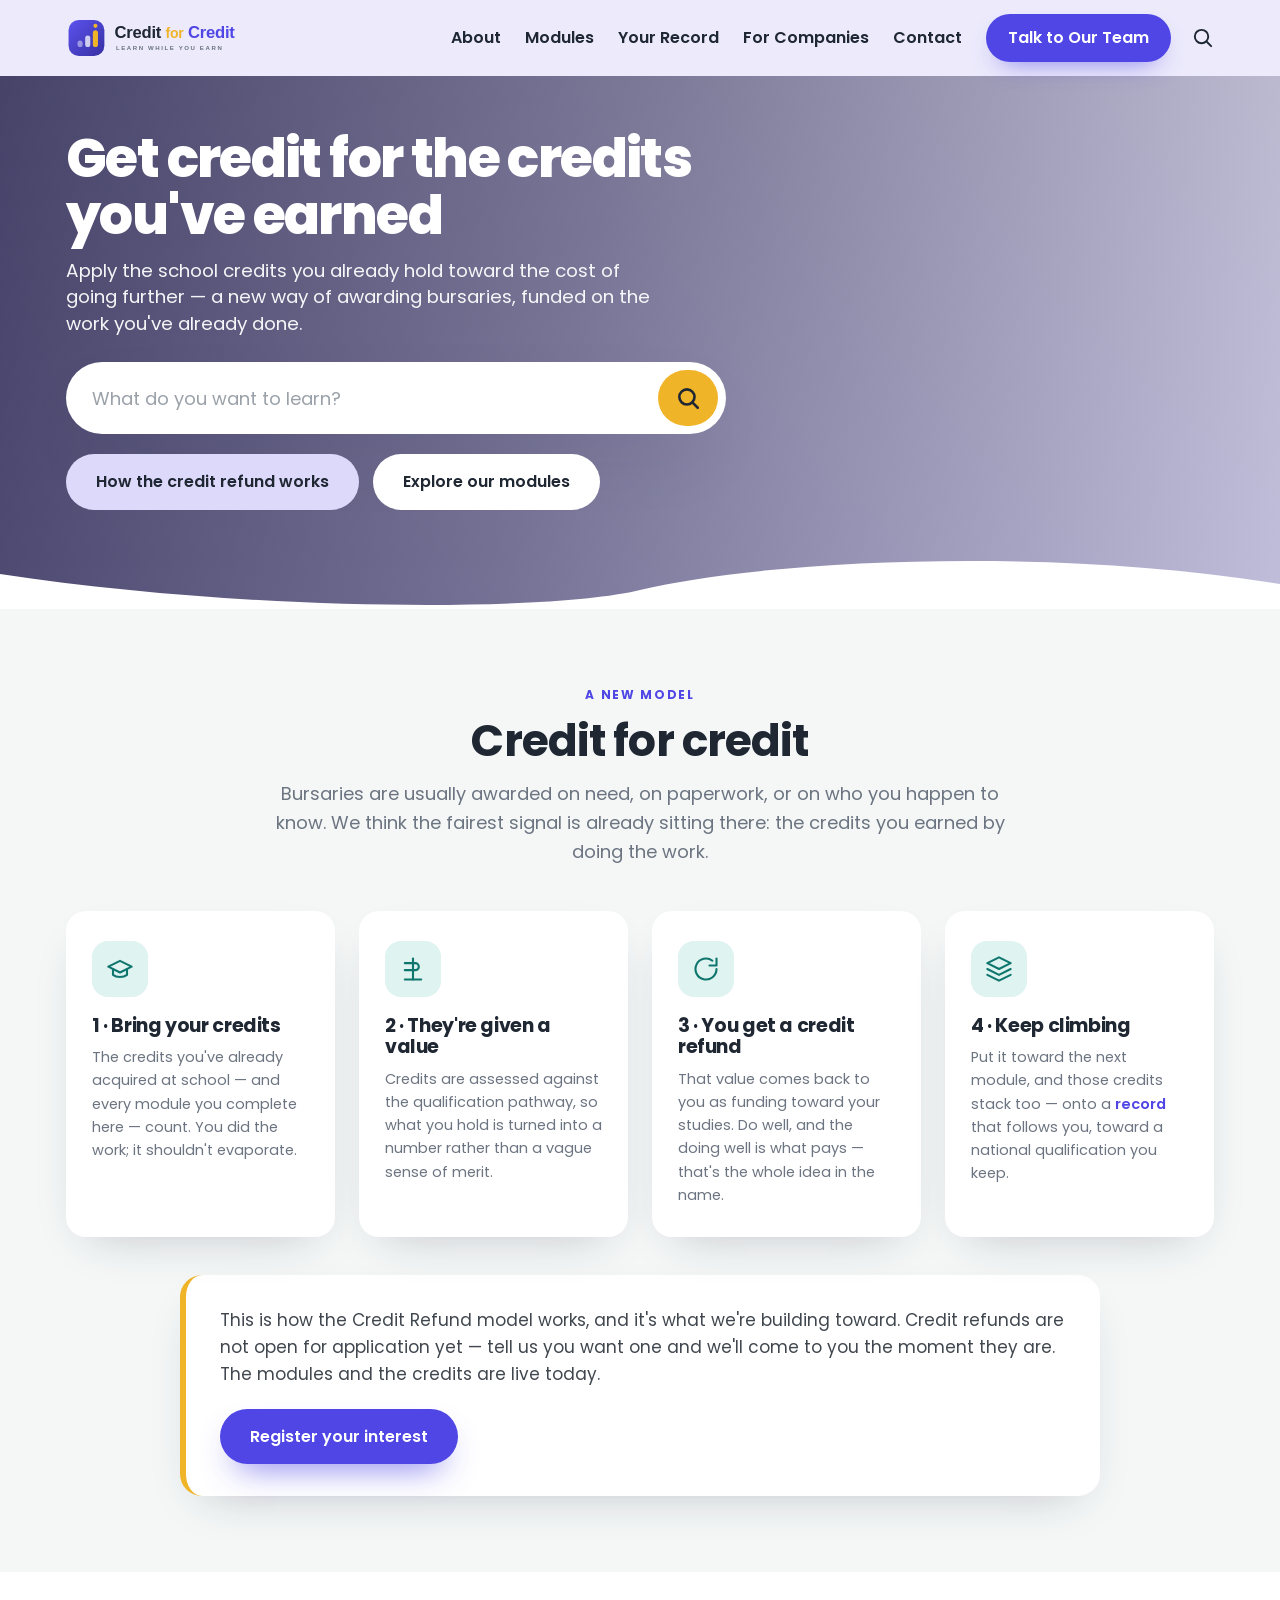
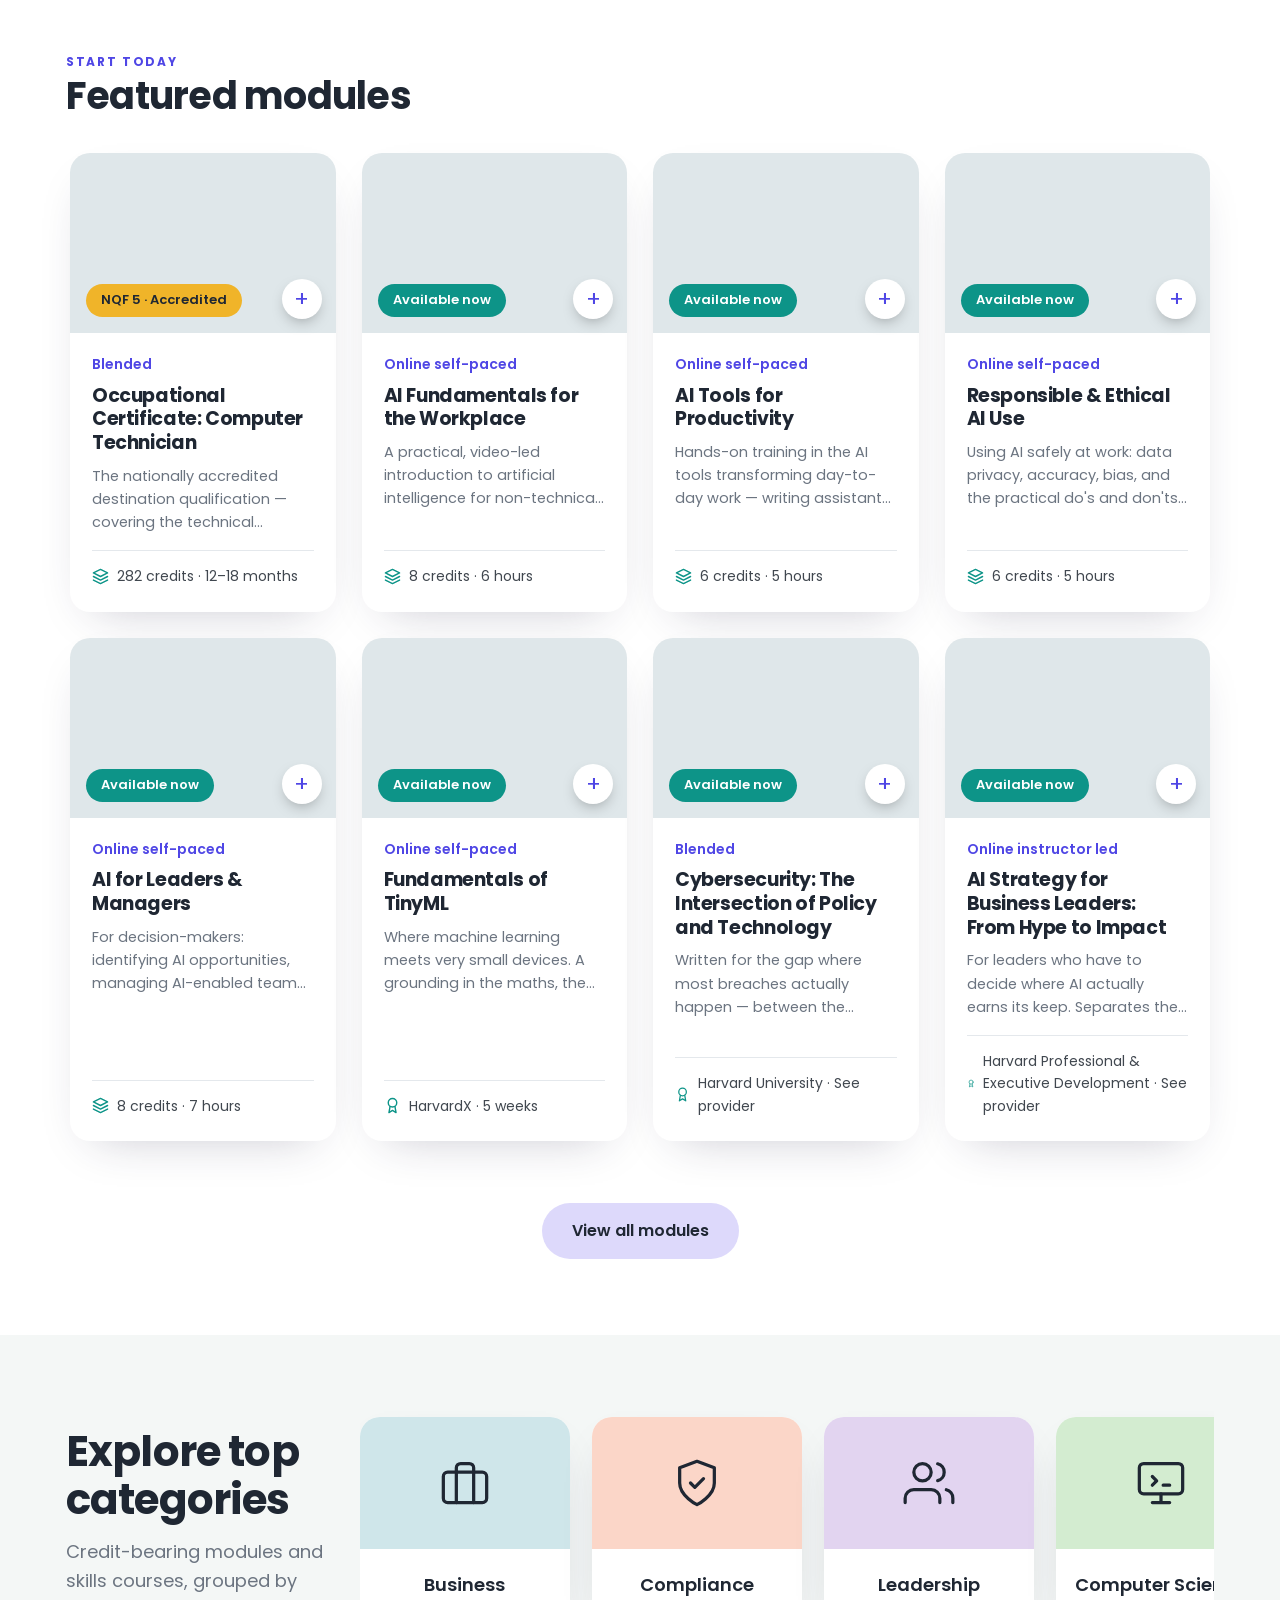
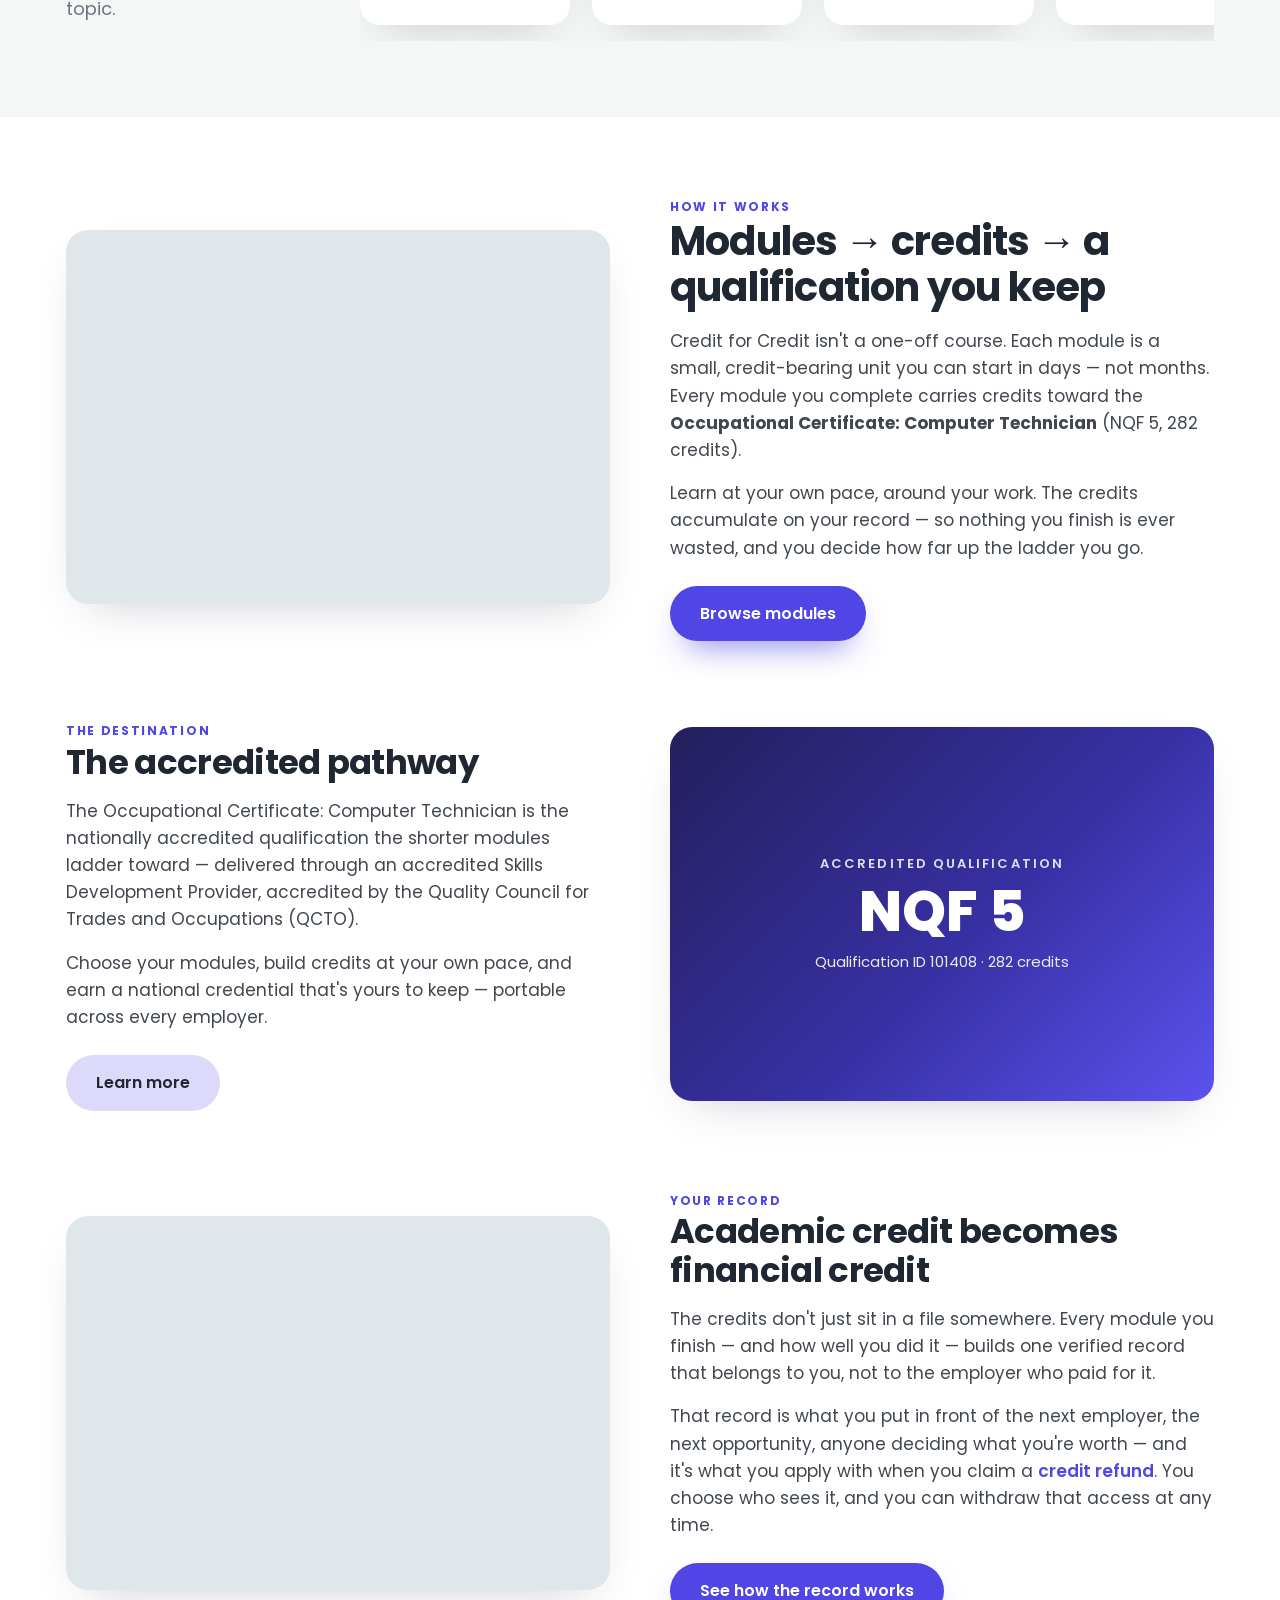
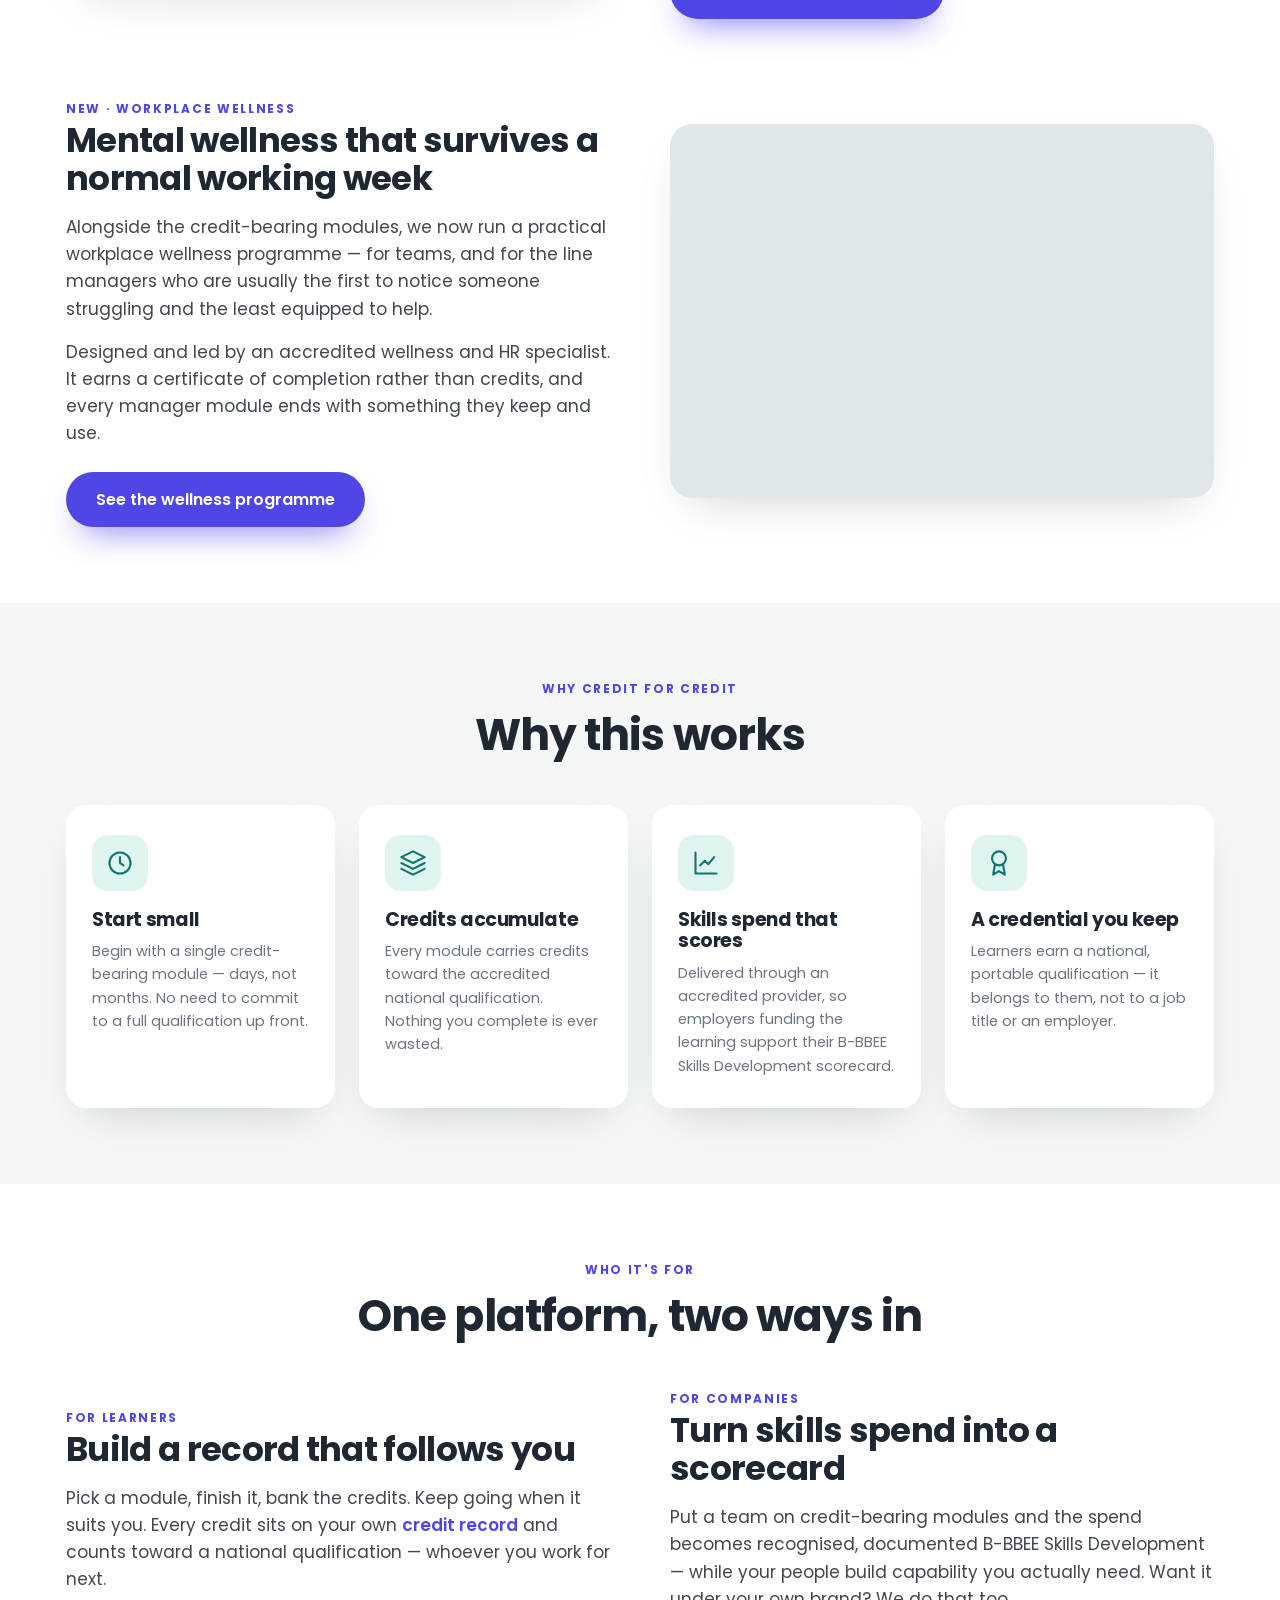
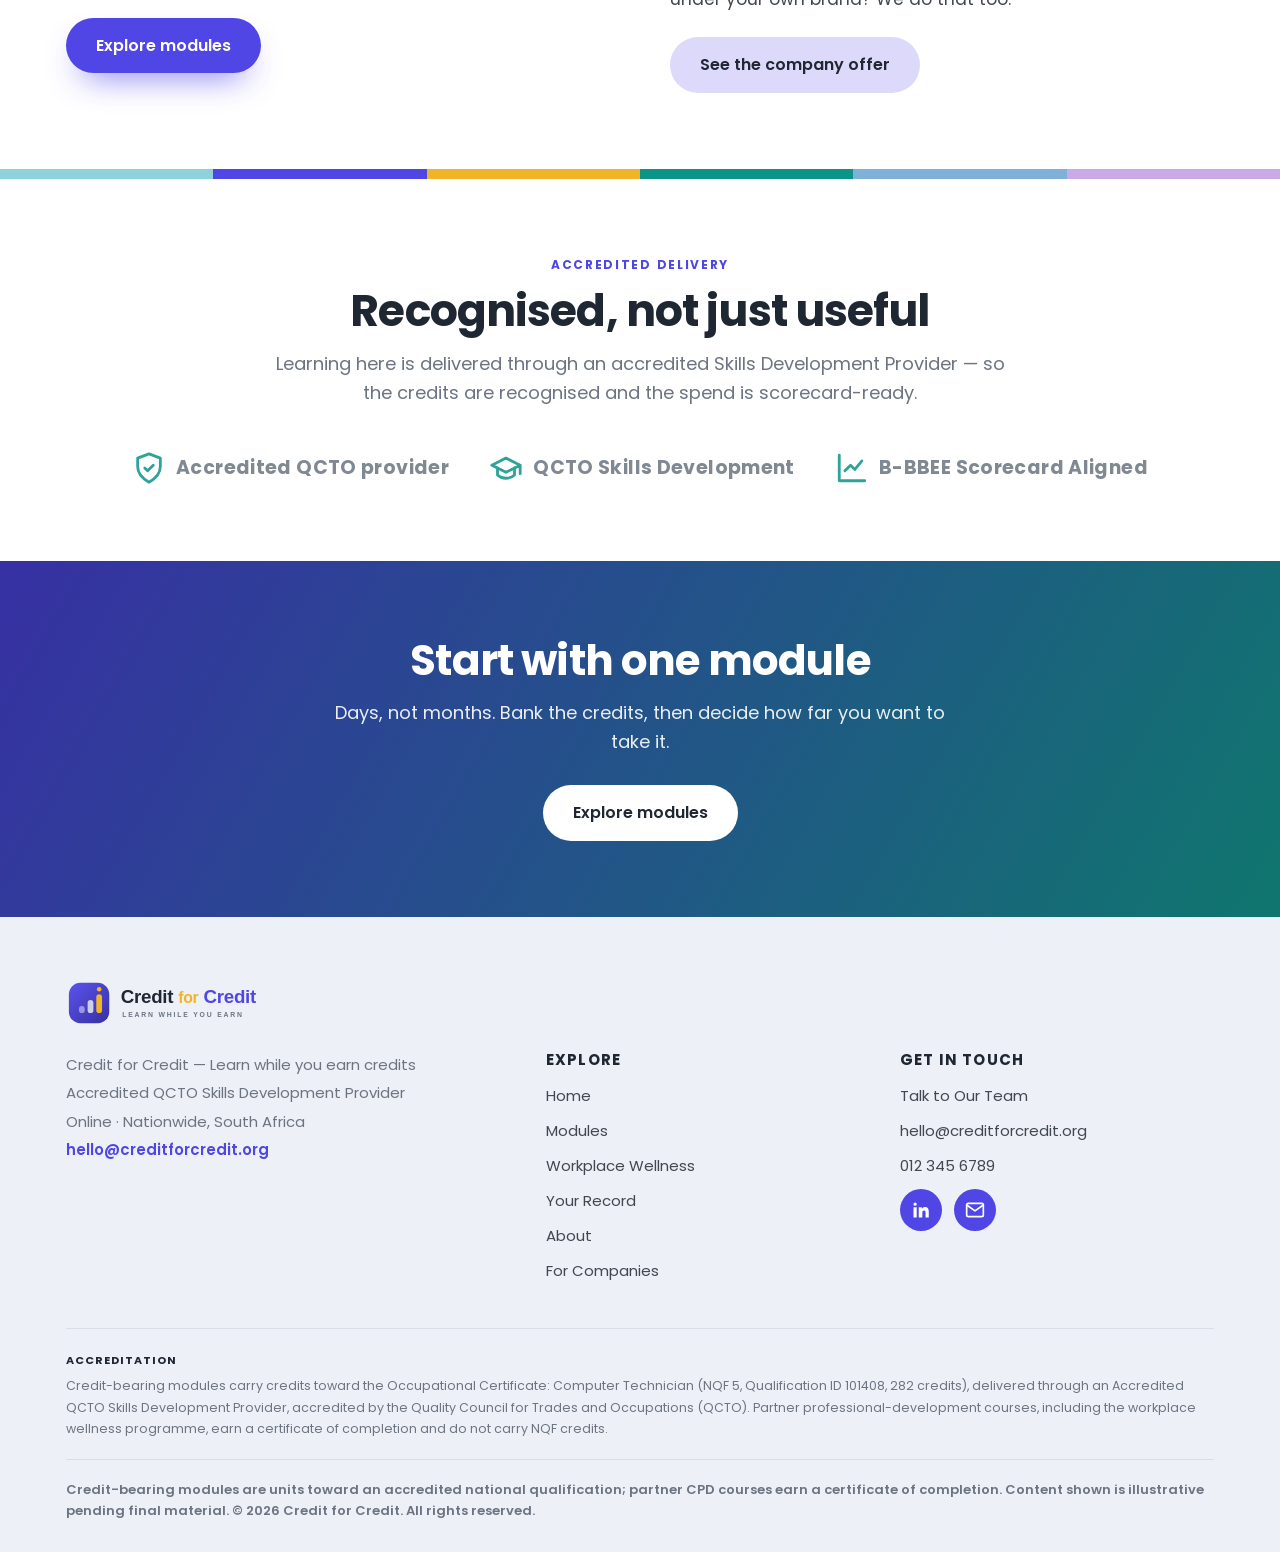
<file: index.html>
<!DOCTYPE html>
<html lang="en">
<head>
<meta charset="UTF-8">
<meta name="viewport" content="width=device-width, initial-scale=1.0">
<title>Credit for Credit</title>
<meta name="description" content="Learn while you earn credits. Short, credit-bearing modules that stack toward a national qualification — and count as recognised B-BBEE skills spend for the companies that back them.">
<link rel="icon" href="favicon.svg" type="image/svg+xml">
<link rel="preconnect" href="https://fonts.googleapis.com">
<link rel="preconnect" href="https://fonts.gstatic.com" crossorigin>
<!-- Every photo on the site comes from Unsplash; open the connection early. -->
<link rel="preconnect" href="https://images.unsplash.com" crossorigin>
<link href="https://fonts.googleapis.com/css2?family=Poppins:wght@400;500;600;700;800&display=swap" rel="stylesheet">
<!-- The hero photo is a CSS background, so the browser finds it late. Preloading
     it is the single biggest win on how quickly the page looks finished. -->
<link rel="preload" as="image" href="https://images.unsplash.com/photo-1522202176988-66273c2fd55f?auto=format&fit=crop&w=1800&q=80" fetchpriority="high">
<link rel="stylesheet" href="styles.css">
<script src="brand.js"></script>
</head>
<body data-page="home" data-title="Learn while you earn credits">

<!-- ============ NAV (rendered from brand.js) ============ -->
<nav id="nav"></nav>
<script>SITE.renderNav()</script>

<!-- ============ HERO ============ -->
<header class="hero">
  <div class="hero-photo" style="background-image:url(https://images.unsplash.com/photo-1522202176988-66273c2fd55f?auto=format&fit=crop&w=1800&q=80)"></div>
  <div class="hero-inner">
    <h1>Get credit for the credits you've earned</h1>
    <p class="lead">Apply the school credits you already hold toward the cost of going further — a new way of awarding bursaries, funded on the work you've already done.</p>
    <form class="hero-search" data-search-form>
      <input type="text" placeholder="What do you want to learn?" aria-label="Search modules">
      <button class="go" type="submit" aria-label="Search"><svg viewBox="0 0 24 24" fill="none" stroke="currentColor" stroke-width="2.4" stroke-linecap="round" stroke-linejoin="round"><circle cx="11" cy="11" r="7"/><path d="m21 21-4.3-4.3"/></svg></button>
    </form>
    <div class="hero-cta">
      <a href="#refund" class="btn btn-soft">How the credit refund works</a>
      <a href="modules" class="btn btn-white">Explore our modules</a>
    </div>
  </div>
  <div class="hero-curve"><svg viewBox="0 0 1440 70" preserveAspectRatio="none"><path d="M0,70 L0,34 C280,72 620,72 720,50 C860,20 1180,6 1440,44 L1440,70 Z" fill="#ffffff"/></svg></div>
</header>

<!-- ============ THE CREDIT REFUND MODEL ============ -->
<section id="refund" class="section-soft">
  <div class="wrap">
    <div class="sec-head center reveal">
      <span class="eyebrow">A new model</span>
      <h2>Credit for credit</h2>
      <p>Bursaries are usually awarded on need, on paperwork, or on who you happen to know. We think the fairest signal is already sitting there: the credits you earned by doing the work.</p>
    </div>
    <div class="pillars">
      <div class="pillar reveal"><div class="ico"><svg viewBox="0 0 24 24" fill="none" stroke="currentColor" stroke-width="1.8" stroke-linecap="round" stroke-linejoin="round"><path d="M22 10 12 5 2 10l10 5 10-5Z"/><path d="M6 12v5c3 2.5 9 2.5 12 0v-5"/></svg></div><h3>1 · Bring your credits</h3><p>The credits you've already acquired at school — and every module you complete here — count. You did the work; it shouldn't evaporate.</p></div>
      <div class="pillar reveal"><div class="ico"><svg viewBox="0 0 24 24" fill="none" stroke="currentColor" stroke-width="1.8" stroke-linecap="round" stroke-linejoin="round"><path d="M12 3v18"/><path d="M5 7h9a3 3 0 0 1 0 6H5"/><path d="M5 21h14"/></svg></div><h3>2 · They're given a value</h3><p>Credits are assessed against the qualification pathway, so what you hold is turned into a number rather than a vague sense of merit.</p></div>
      <div class="pillar reveal"><div class="ico"><svg viewBox="0 0 24 24" fill="none" stroke="currentColor" stroke-width="1.8" stroke-linecap="round" stroke-linejoin="round"><path d="M21 12a9 9 0 1 1-3.5-7.1"/><path d="M21 3v6h-6"/></svg></div><h3>3 · You get a credit refund</h3><p>That value comes back to you as funding toward your studies. Do well, and the doing well is what pays — that's the whole idea in the name.</p></div>
      <div class="pillar reveal"><div class="ico"><svg viewBox="0 0 24 24" fill="none" stroke="currentColor" stroke-width="1.8" stroke-linecap="round" stroke-linejoin="round"><path d="M12 2 2 7l10 5 10-5-10-5Z"/><path d="M2 12l10 5 10-5M2 17l10 5 10-5"/></svg></div><h3>4 · Keep climbing</h3><p>Put it toward the next module, and those credits stack too — onto a <a href="record">record</a> that follows you, toward a national qualification you keep.</p></div>
    </div>

    <div class="reveal" style="background:#fff;border-radius:22px;box-shadow:var(--shadow);padding:32px 34px;max-width:920px;margin:38px auto 0;border-left:6px solid var(--gold)">
      <p style="font-size:17px;color:var(--body)">This is how the <span data-b="refundName">Credit Refund</span> model works, and it's what we're building toward. Credit refunds are not open for application yet — tell us you want one and we'll come to you the moment they are. The modules and the credits are live today.</p>
      <a data-b="refundCta" data-b-href="refundCtaUrl" href="contact" class="btn btn-primary" style="margin-top:20px">Register your interest</a>
    </div>
  </div>
</section>

<!-- ============ FEATURED MODULES ============ -->
<section>
  <div class="wrap">
    <div class="row-head reveal">
      <div>
        <span class="eyebrow">Start today</span>
        <h2>Featured modules</h2>
      </div>
      <div class="carousel-nav">
        <button data-car-prev aria-label="Previous"><svg viewBox="0 0 24 24" fill="none" stroke="currentColor" stroke-width="2.2" stroke-linecap="round" stroke-linejoin="round"><path d="m15 18-6-6 6-6"/></svg></button>
        <button data-car-next aria-label="Next"><svg viewBox="0 0 24 24" fill="none" stroke="currentColor" stroke-width="2.2" stroke-linecap="round" stroke-linejoin="round"><path d="m9 18 6-6-6-6"/></svg></button>
      </div>
    </div>
    <div class="carousel">
      <div class="carousel-track" id="featuredTrack"><!-- rendered by app.js --></div>
    </div>
    <div class="center-btn"><a href="modules" class="btn btn-soft">View all modules</a></div>
  </div>
</section>

<!-- ============ CATEGORIES ============ -->
<section class="section-soft">
  <div class="wrap">
    <div class="cat-wrap">
      <div class="reveal">
        <h2 style="font-size:clamp(28px,3.6vw,42px)">Explore top categories</h2>
        <p style="color:var(--muted);font-size:18px;margin-top:14px">Credit-bearing modules and skills courses, grouped by topic.</p>
      </div>
      <div class="cat-track reveal">
        <a class="cat-tile cat-c1" href="modules?q=Business"><div class="cat-ico"><svg viewBox="0 0 24 24" fill="none" stroke="currentColor" stroke-linecap="round" stroke-linejoin="round"><rect x="2" y="7" width="20" height="14" rx="2"/><path d="M16 21V5a2 2 0 0 0-2-2h-4a2 2 0 0 0-2 2v16"/></svg></div><p>Business</p></a>
        <a class="cat-tile cat-c2" href="modules?q=Compliance"><div class="cat-ico"><svg viewBox="0 0 24 24" fill="none" stroke="currentColor" stroke-linecap="round" stroke-linejoin="round"><path d="M12 22s8-4 8-10V5l-8-3-8 3v7c0 6 8 10 8 10z"/><path d="m9 12 2 2 4-4"/></svg></div><p>Compliance</p></a>
        <a class="cat-tile cat-c3" href="modules?q=Leadership"><div class="cat-ico"><svg viewBox="0 0 24 24" fill="none" stroke="currentColor" stroke-linecap="round" stroke-linejoin="round"><path d="M17 21v-2a4 4 0 0 0-4-4H5a4 4 0 0 0-4 4v2"/><circle cx="9" cy="7" r="4"/><path d="M23 21v-2a4 4 0 0 0-3-3.87M16 3.13a4 4 0 0 1 0 7.75"/></svg></div><p>Leadership</p></a>
        <a class="cat-tile cat-c4" href="modules?q=Computer%20Science"><div class="cat-ico"><svg viewBox="0 0 24 24" fill="none" stroke="currentColor" stroke-linecap="round" stroke-linejoin="round"><rect x="2" y="3" width="20" height="14" rx="2"/><path d="M8 21h8M12 17v4"/><path d="m8 9 2 2-2 2M13 13h3"/></svg></div><p>Computer Science</p></a>
        <a class="cat-tile cat-c5" href="modules?q=Health%20%26%20Medicine"><div class="cat-ico"><svg viewBox="0 0 24 24" fill="none" stroke="currentColor" stroke-linecap="round" stroke-linejoin="round"><path d="M11 2a2 2 0 0 0-2 2v2H7a2 2 0 0 0-2 2v2a2 2 0 0 0 2 2h2v2a2 2 0 0 0 2 2h2a2 2 0 0 0 2-2v-2h2a2 2 0 0 0 2-2V8a2 2 0 0 0-2-2h-2V4a2 2 0 0 0-2-2z"/></svg></div><p>Health &amp; Medicine</p></a>
        <a class="cat-tile cat-c6" href="modules?q=Social%20Sciences"><div class="cat-ico"><svg viewBox="0 0 24 24" fill="none" stroke="currentColor" stroke-linecap="round" stroke-linejoin="round"><circle cx="12" cy="12" r="10"/><path d="M2 12h20M12 2a15 15 0 0 1 0 20 15 15 0 0 1 0-20Z"/></svg></div><p>Social Sciences</p></a>
        <a class="cat-tile cat-c6" href="wellness"><div class="cat-ico"><svg viewBox="0 0 24 24" fill="none" stroke="currentColor" stroke-linecap="round" stroke-linejoin="round"><path d="M20.8 5.6a5.5 5.5 0 0 0-7.8 0L12 6.6l-1-1a5.5 5.5 0 0 0-7.8 7.8l1 1L12 22l7.8-7.6 1-1a5.5 5.5 0 0 0 0-7.8Z"/></svg></div><p>Wellness</p></a>
        <a class="cat-tile cat-c7" href="modules?q=Accredited"><div class="cat-ico"><svg viewBox="0 0 24 24" fill="none" stroke="currentColor" stroke-linecap="round" stroke-linejoin="round"><circle cx="12" cy="8" r="6"/><path d="M15.5 13.5 17 22l-5-3-5 3 1.5-8.5"/></svg></div><p>Accredited</p></a>
      </div>
    </div>
  </div>
</section>

<!-- ============ HOW IT WORKS ============ -->
<section>
  <div class="wrap">
    <div class="split reveal">
      <div class="split-media" style="background-image:url(https://images.unsplash.com/photo-1522071820081-009f0129c71c?auto=format&fit=crop&w=1100&q=80)"></div>
      <div>
        <span class="eyebrow">How it works</span>
        <h2>Modules → credits → a qualification you keep</h2>
        <p><span data-b="academyName">Credit for Credit</span> isn't a one-off course. Each module is a small, credit-bearing unit you can start in days — not months. Every module you complete carries credits toward the <strong data-b="qualification">Occupational Certificate: Computer Technician</strong> (<span data-b="nqf">NQF 5</span>, <span data-b="credits">282</span> credits).</p>
        <p>Learn at your own pace, around your work. The credits accumulate on your record — so nothing you finish is ever wasted, and you decide how far up the ladder you go.</p>
        <a href="modules" class="btn btn-primary">Browse modules</a>
      </div>
    </div>

    <div class="split rev reveal">
      <div class="split-media grad" style="display:grid;place-items:center;color:#fff;text-align:center;padding:30px">
        <div>
          <div style="font-size:13px;letter-spacing:.16em;text-transform:uppercase;opacity:.85;margin-bottom:10px;font-weight:600">Accredited Qualification</div>
          <div style="font-size:56px;font-weight:800;line-height:1" data-b="nqf">NQF&nbsp;5</div>
          <div style="opacity:.9;margin-top:10px;font-size:15px">Qualification ID <span data-b="qualId">101408</span> · <span data-b="credits">282</span> credits</div>
        </div>
      </div>
      <div>
        <span class="eyebrow">The destination</span>
        <h3>The accredited pathway</h3>
        <p>The <span data-b="qualification">Occupational Certificate: Computer Technician</span> is the nationally accredited qualification the shorter modules ladder toward — delivered through an accredited Skills Development Provider, accredited by the Quality Council for Trades and Occupations (QCTO).</p>
        <p>Choose your modules, build credits at your own pace, and earn a national credential that's yours to keep — portable across every employer.</p>
        <a href="course?c=computer-technician" class="btn btn-soft">Learn more</a>
      </div>
    </div>

    <div class="split reveal">
      <div class="split-media" style="background-image:url(https://images.unsplash.com/photo-1434030216411-0b793f4b4173?auto=format&fit=crop&w=1100&q=80)"></div>
      <div>
        <span class="eyebrow">Your record</span>
        <h3><span data-b="promise">Academic credit becomes financial credit</span></h3>
        <p>The credits don't just sit in a file somewhere. Every module you finish — and how well you did it — builds one verified record that belongs to you, not to the employer who paid for it.</p>
        <p>That record is what you put in front of the next employer, the next opportunity, anyone deciding what you're worth — and it's what you apply with when you claim a <a href="#refund">credit refund</a>. You choose who sees it, and you can withdraw that access at any time.</p>
        <a href="record" class="btn btn-primary">See how the record works</a>
      </div>
    </div>

    <div class="split rev reveal">
      <div class="split-media" style="background-image:url(https://images.unsplash.com/photo-1506126613408-eca07ce68773?auto=format&fit=crop&w=1100&q=80)"></div>
      <div>
        <span class="eyebrow">New · workplace wellness</span>
        <h3>Mental wellness that survives a normal working week</h3>
        <p>Alongside the credit-bearing modules, we now run a practical workplace wellness programme — for teams, and for the line managers who are usually the first to notice someone struggling and the least equipped to help.</p>
        <p>Designed and led by an accredited wellness and HR specialist. It earns a certificate of completion rather than credits, and every manager module ends with something they keep and use.</p>
        <a href="wellness" class="btn btn-primary">See the wellness programme</a>
      </div>
    </div>
  </div>
</section>

<!-- ============ WHY (pillars) ============ -->
<section class="section-soft">
  <div class="wrap">
    <div class="sec-head center reveal">
      <span class="eyebrow">Why Credit for Credit</span>
      <h2>Why this works</h2>
    </div>
    <div class="pillars">
      <div class="pillar reveal"><div class="ico"><svg viewBox="0 0 24 24" fill="none" stroke="currentColor" stroke-width="1.8" stroke-linecap="round" stroke-linejoin="round"><circle cx="12" cy="12" r="9"/><path d="M12 7v5l3 2"/></svg></div><h3>Start small</h3><p>Begin with a single credit-bearing module — days, not months. No need to commit to a full qualification up front.</p></div>
      <div class="pillar reveal"><div class="ico"><svg viewBox="0 0 24 24" fill="none" stroke="currentColor" stroke-width="1.8" stroke-linecap="round" stroke-linejoin="round"><path d="M12 2 2 7l10 5 10-5-10-5Z"/><path d="M2 12l10 5 10-5M2 17l10 5 10-5"/></svg></div><h3>Credits accumulate</h3><p>Every module carries credits toward the accredited national qualification. Nothing you complete is ever wasted.</p></div>
      <div class="pillar reveal"><div class="ico"><svg viewBox="0 0 24 24" fill="none" stroke="currentColor" stroke-width="1.8" stroke-linecap="round" stroke-linejoin="round"><path d="M3 3v18h18"/><path d="m7 14 4-4 3 3 5-6"/></svg></div><h3>Skills spend that scores</h3><p>Delivered through an accredited provider, so employers funding the learning support their B-BBEE Skills Development scorecard.</p></div>
      <div class="pillar reveal"><div class="ico"><svg viewBox="0 0 24 24" fill="none" stroke="currentColor" stroke-width="1.8" stroke-linecap="round" stroke-linejoin="round"><circle cx="12" cy="8" r="6"/><path d="M15.5 13.5 17 22l-5-3-5 3 1.5-8.5"/></svg></div><h3>A credential you keep</h3><p>Learners earn a national, portable qualification — it belongs to them, not to a job title or an employer.</p></div>
    </div>
  </div>
</section>

<!-- ============ TWO AUDIENCES ============ -->
<section>
  <div class="wrap">
    <div class="sec-head center reveal">
      <span class="eyebrow">Who it's for</span>
      <h2>One platform, two ways in</h2>
    </div>
    <div class="split reveal">
      <div>
        <span class="eyebrow">For learners</span>
        <h3>Build a record that follows you</h3>
        <p>Pick a module, finish it, bank the credits. Keep going when it suits you. Every credit sits on your own <a href="record">credit record</a> and counts toward a national qualification — whoever you work for next.</p>
        <a href="modules" class="btn btn-primary">Explore modules</a>
      </div>
      <div>
        <span class="eyebrow">For companies</span>
        <h3>Turn skills spend into a scorecard</h3>
        <p>Put a team on credit-bearing modules and the spend becomes recognised, documented B-BBEE Skills Development — while your people build capability you actually need. Want it under your own brand? We do that too.</p>
        <a href="companies" class="btn btn-soft">See the company offer</a>
      </div>
    </div>
  </div>
</section>

<!-- ============ RAINBOW + TRUST ============ -->
<div class="rainbow"><i></i><i></i><i></i><i></i><i></i><i></i></div>
<section>
  <div class="wrap">
    <div class="sec-head center reveal">
      <span class="eyebrow">Accredited delivery</span>
      <h2>Recognised, not just useful</h2>
      <p>Learning here is delivered through an accredited Skills Development Provider — so the credits are recognised and the spend is scorecard-ready.</p>
    </div>
    <div class="partners reveal">
      <div class="plogo"><svg viewBox="0 0 24 24" fill="none" stroke="currentColor" stroke-width="2" stroke-linecap="round" stroke-linejoin="round"><path d="M12 2 4 5v6c0 5 3.4 8.5 8 11 4.6-2.5 8-6 8-11V5l-8-3Z"/><path d="m9 12 2 2 4-4"/></svg> <span data-b="providerShort">Accredited QCTO provider</span></div>
      <div class="plogo"><svg viewBox="0 0 24 24" fill="none" stroke="currentColor" stroke-width="2" stroke-linecap="round" stroke-linejoin="round"><path d="M22 10v6M2 10l10-5 10 5-10 5z"/><path d="M6 12v5c3 3 9 3 12 0v-5"/></svg> QCTO Skills Development</div>
      <div class="plogo"><svg viewBox="0 0 24 24" fill="none" stroke="currentColor" stroke-width="2" stroke-linecap="round" stroke-linejoin="round"><path d="M3 3v18h18"/><path d="m7 14 4-4 3 3 5-6"/></svg> B-BBEE Scorecard Aligned</div>
    </div>
  </div>
</section>

<!-- ============ CTA BAND ============ -->
<section class="cta-band">
  <div class="wrap">
    <h2>Start with one module</h2>
    <p>Days, not months. Bank the credits, then decide how far you want to take it.</p>
    <a href="modules" class="btn btn-white">Explore modules</a>
  </div>
</section>

<!-- ============ FOOTER (rendered from brand.js) ============ -->
<footer id="siteFooter"></footer>
<script>SITE.renderFooter()</script>

<script src="catalog.js"></script>
<script src="app.js"></script>
</body>
</html>
</file>
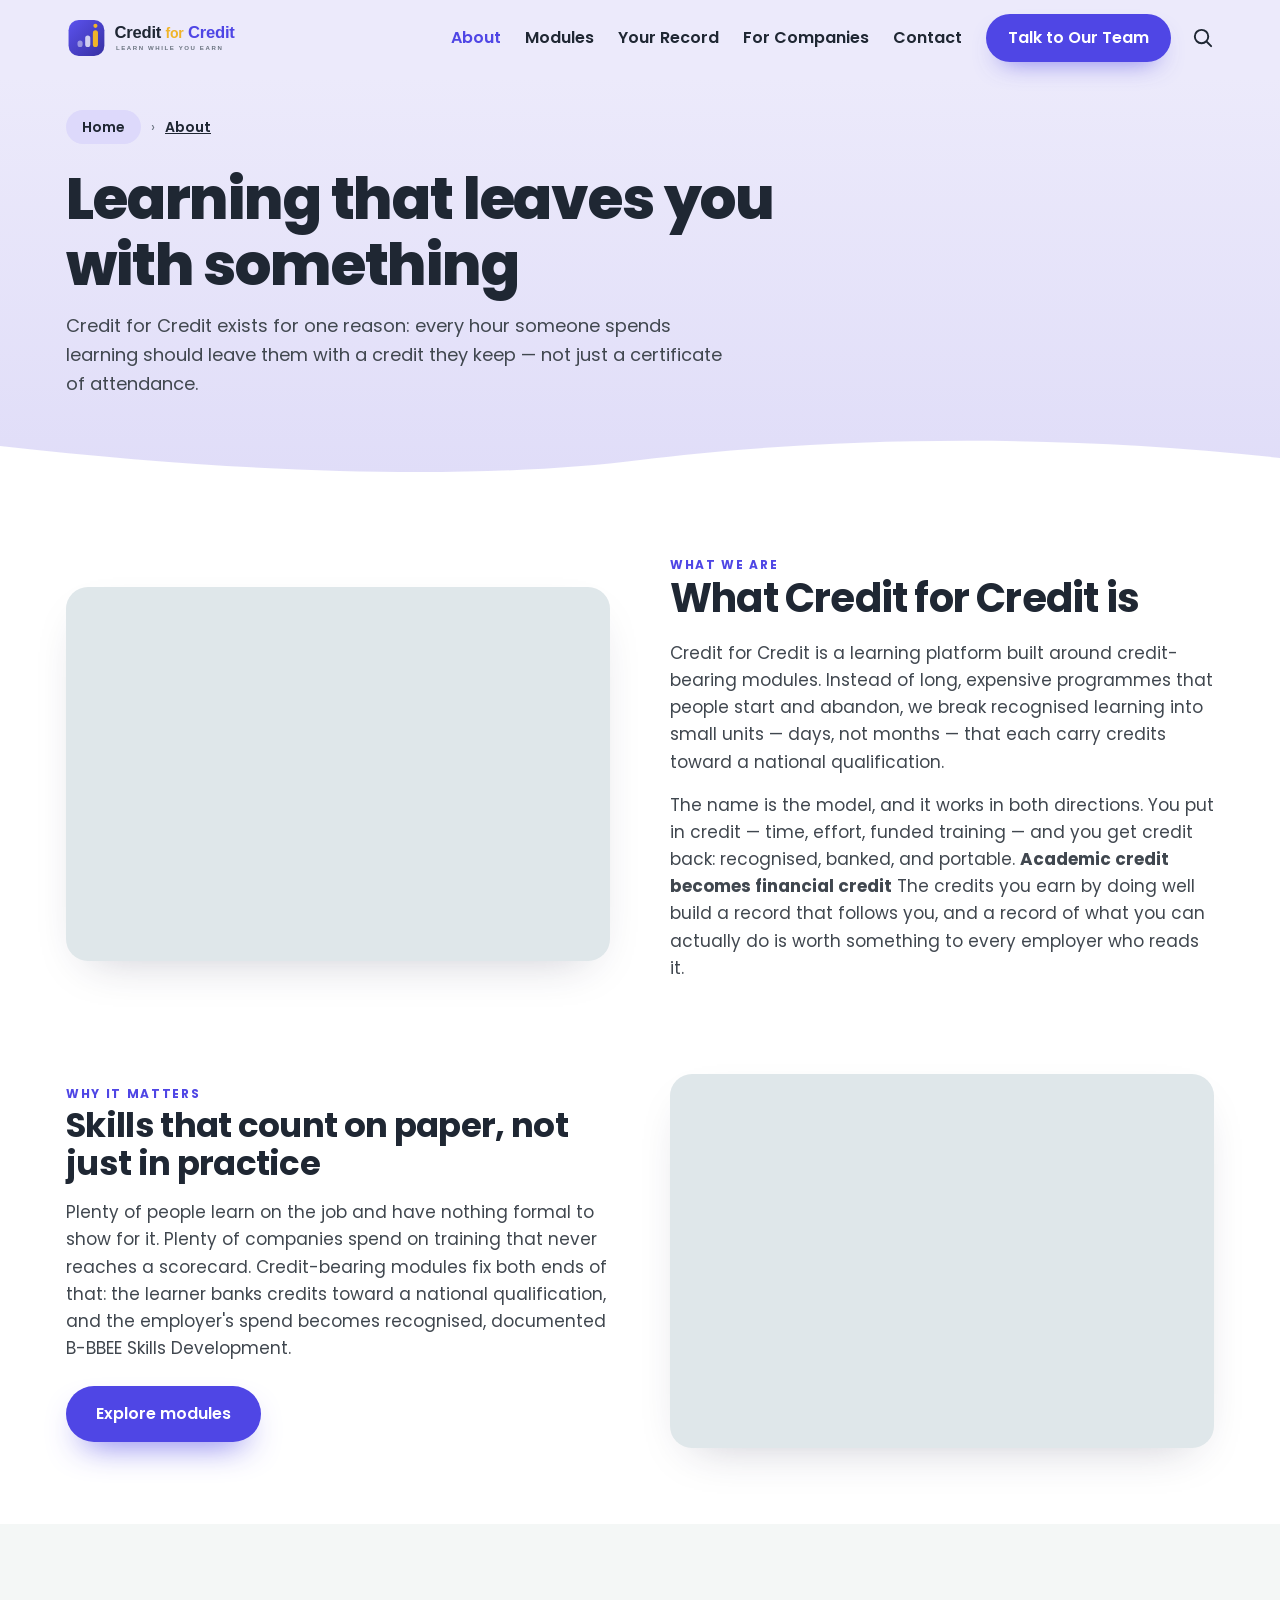
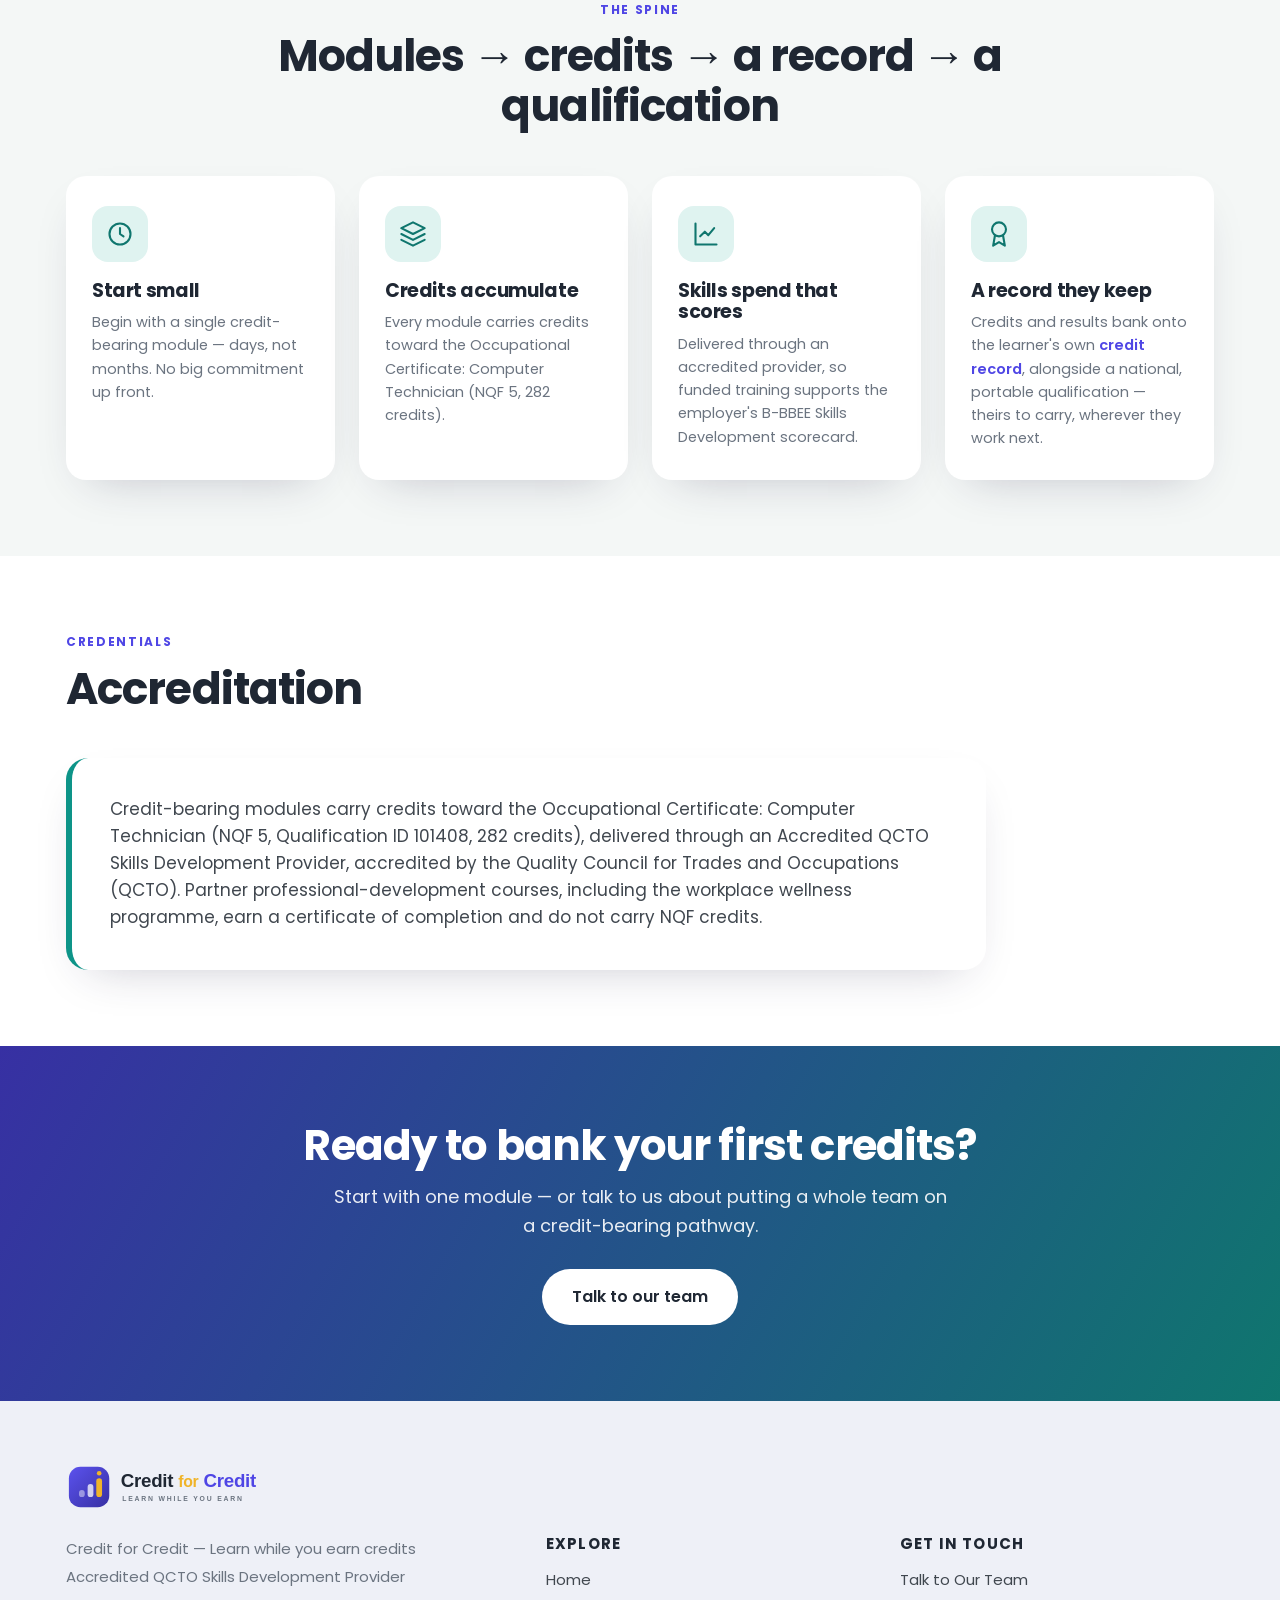
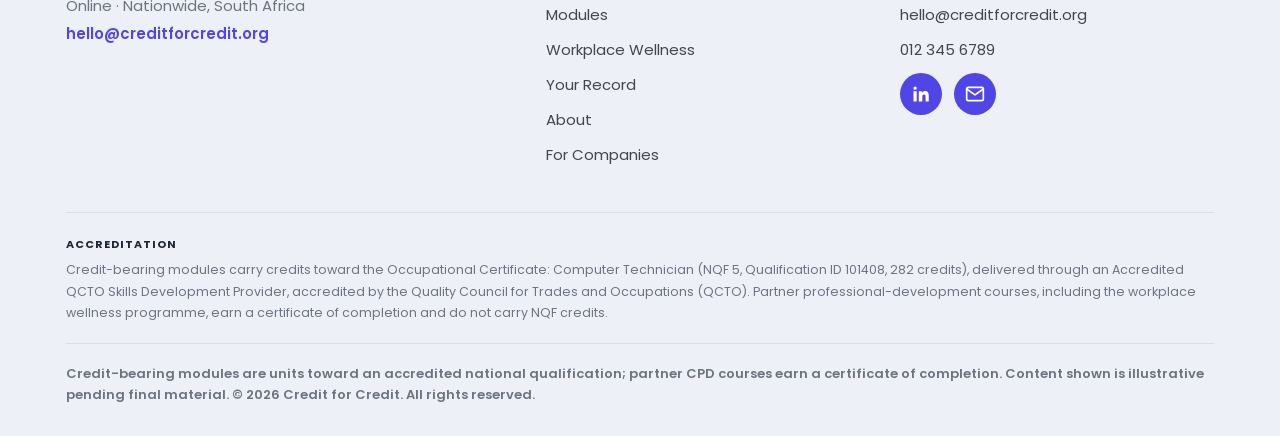
<file: about.html>
<!DOCTYPE html>
<html lang="en">
<head>
<meta charset="UTF-8">
<meta name="viewport" content="width=device-width, initial-scale=1.0">
<title>About</title>
<meta name="description" content="Credit for Credit is a learning platform built on one idea: every hour you spend learning should leave you with something you keep. Short modules, real credits, a national qualification.">
<link rel="icon" href="favicon.svg" type="image/svg+xml">
<link rel="preconnect" href="https://fonts.googleapis.com">
<link rel="preconnect" href="https://fonts.gstatic.com" crossorigin>
<link rel="preconnect" href="https://images.unsplash.com" crossorigin>
<link href="https://fonts.googleapis.com/css2?family=Poppins:wght@400;500;600;700;800&display=swap" rel="stylesheet">
<link rel="stylesheet" href="styles.css">
<script src="brand.js"></script>
</head>
<body data-page="about" data-title="About">

<nav id="nav"></nav>
<script>SITE.renderNav()</script>

<section class="pagehead">
  <div class="wrap">
    <div class="crumb"><a href="./">Home</a><span>›</span><span class="cur">About</span></div>
    <h1>Learning that leaves you with something</h1>
    <p class="lead">Credit for Credit exists for one reason: every hour someone spends learning should leave them with a credit they keep — not just a certificate of attendance.</p>
  </div>
  <div class="hero-curve"><svg viewBox="0 0 1440 56" preserveAspectRatio="none"><path d="M0,56 L0,26 C320,58 560,58 720,40 C900,20 1160,10 1440,38 L1440,56 Z" fill="#ffffff"/></svg></div>
</section>

<section>
  <div class="wrap">
    <div class="split reveal">
      <div class="split-media" style="background-image:url(https://images.unsplash.com/photo-1497215728101-856f4ea42174?auto=format&fit=crop&w=1100&q=80)"></div>
      <div>
        <span class="eyebrow">What we are</span>
        <h2>What <span data-b="academyName">Credit for Credit</span> is</h2>
        <p><span data-b="academyName">Credit for Credit</span> is a learning platform built around credit-bearing modules. Instead of long, expensive programmes that people start and abandon, we break recognised learning into small units — days, not months — that each carry credits toward a national qualification.</p>
        <p>The name is the model, and it works in both directions. You put in credit — time, effort, funded training — and you get credit back: recognised, banked, and portable. <strong data-b="promise">Academic credit becomes financial credit.</strong> The credits you earn by doing well build a record that follows you, and a record of what you can actually do is worth something to every employer who reads it.</p>
      </div>
    </div>

    <div class="split rev reveal">
      <div class="split-media" style="background-image:url(https://images.unsplash.com/photo-1581092160562-40aa08e78837?auto=format&fit=crop&w=1100&q=80)"></div>
      <div>
        <span class="eyebrow">Why it matters</span>
        <h3>Skills that count on paper, not just in practice</h3>
        <p>Plenty of people learn on the job and have nothing formal to show for it. Plenty of companies spend on training that never reaches a scorecard. Credit-bearing modules fix both ends of that: the learner banks credits toward a national qualification, and the employer's spend becomes recognised, documented B-BBEE Skills Development.</p>
        <a href="modules" class="btn btn-primary">Explore modules</a>
      </div>
    </div>
  </div>
</section>

<section class="section-soft">
  <div class="wrap">
    <div class="sec-head center reveal"><span class="eyebrow">The spine</span><h2>Modules → credits → a record → a qualification</h2></div>
    <div class="pillars">
      <div class="pillar reveal"><div class="ico"><svg viewBox="0 0 24 24" fill="none" stroke="currentColor" stroke-width="1.8" stroke-linecap="round" stroke-linejoin="round"><circle cx="12" cy="12" r="9"/><path d="M12 7v5l3 2"/></svg></div><h3>Start small</h3><p>Begin with a single credit-bearing module — days, not months. No big commitment up front.</p></div>
      <div class="pillar reveal"><div class="ico"><svg viewBox="0 0 24 24" fill="none" stroke="currentColor" stroke-width="1.8" stroke-linecap="round" stroke-linejoin="round"><path d="M12 2 2 7l10 5 10-5-10-5Z"/><path d="M2 12l10 5 10-5M2 17l10 5 10-5"/></svg></div><h3>Credits accumulate</h3><p>Every module carries credits toward the <span data-b="qualification">Occupational Certificate: Computer Technician</span> (<span data-b="nqf">NQF 5</span>, <span data-b="credits">282</span> credits).</p></div>
      <div class="pillar reveal"><div class="ico"><svg viewBox="0 0 24 24" fill="none" stroke="currentColor" stroke-width="1.8" stroke-linecap="round" stroke-linejoin="round"><path d="M3 3v18h18"/><path d="m7 14 4-4 3 3 5-6"/></svg></div><h3>Skills spend that scores</h3><p>Delivered through an accredited provider, so funded training supports the employer's B-BBEE Skills Development scorecard.</p></div>
      <div class="pillar reveal"><div class="ico"><svg viewBox="0 0 24 24" fill="none" stroke="currentColor" stroke-width="1.8" stroke-linecap="round" stroke-linejoin="round"><circle cx="12" cy="8" r="6"/><path d="M15.5 13.5 17 22l-5-3-5 3 1.5-8.5"/></svg></div><h3>A record they keep</h3><p>Credits and results bank onto the learner's own <a href="record">credit record</a>, alongside a national, portable qualification — theirs to carry, wherever they work next.</p></div>
    </div>
  </div>
</section>

<section>
  <div class="wrap">
    <div class="sec-head reveal"><span class="eyebrow">Credentials</span><h2>Accreditation</h2></div>
    <div class="reveal" style="background:#fff;border-radius:22px;box-shadow:var(--shadow);padding:38px;max-width:920px;border-left:6px solid var(--teal)">
      <p style="font-size:17px;color:var(--body)" data-b="accredText">Accreditation details.</p>
    </div>
  </div>
</section>

<section class="cta-band">
  <div class="wrap">
    <h2>Ready to bank your first credits?</h2>
    <p>Start with one module — or talk to us about putting a whole team on a credit-bearing pathway.</p>
    <a href="contact" class="btn btn-white">Talk to our team</a>
  </div>
</section>

<footer id="siteFooter"></footer>
<script>SITE.renderFooter()</script>

<script src="catalog.js"></script>
<script src="app.js"></script>
</body>
</html>
</file>
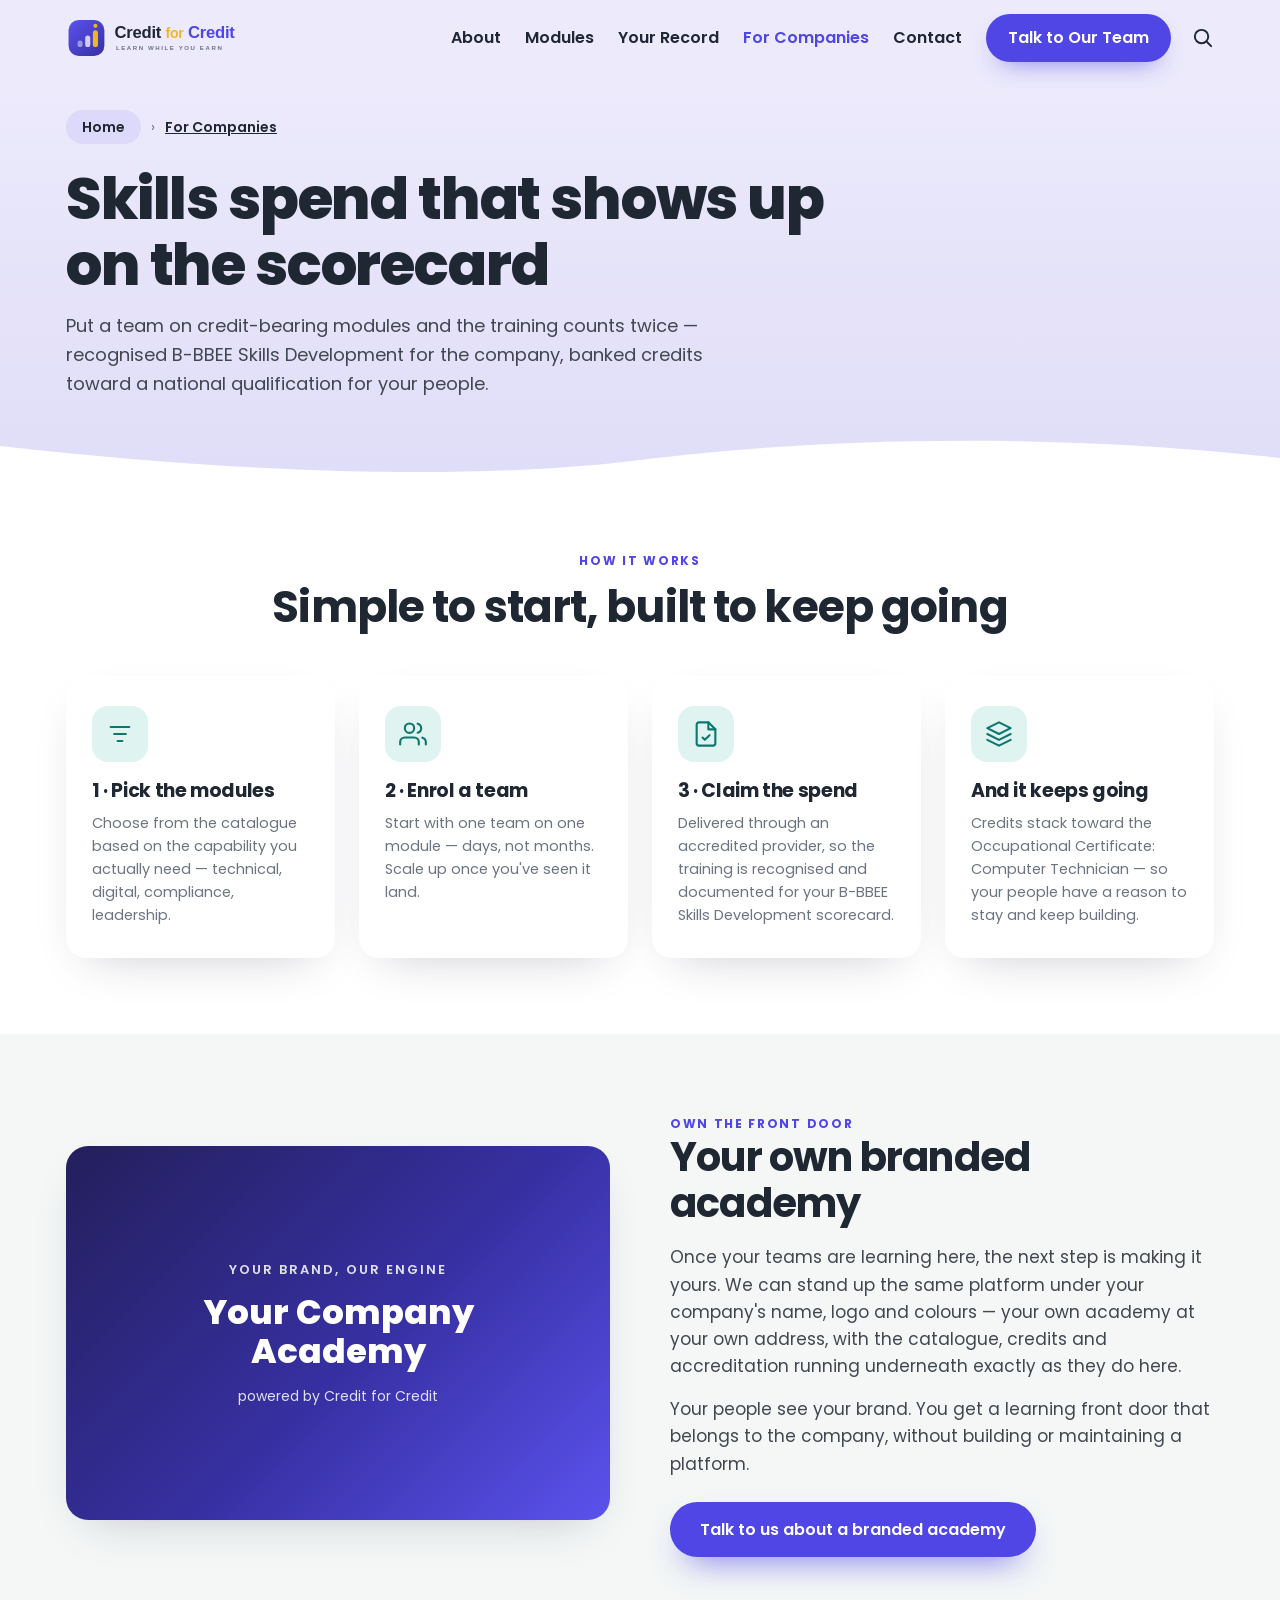
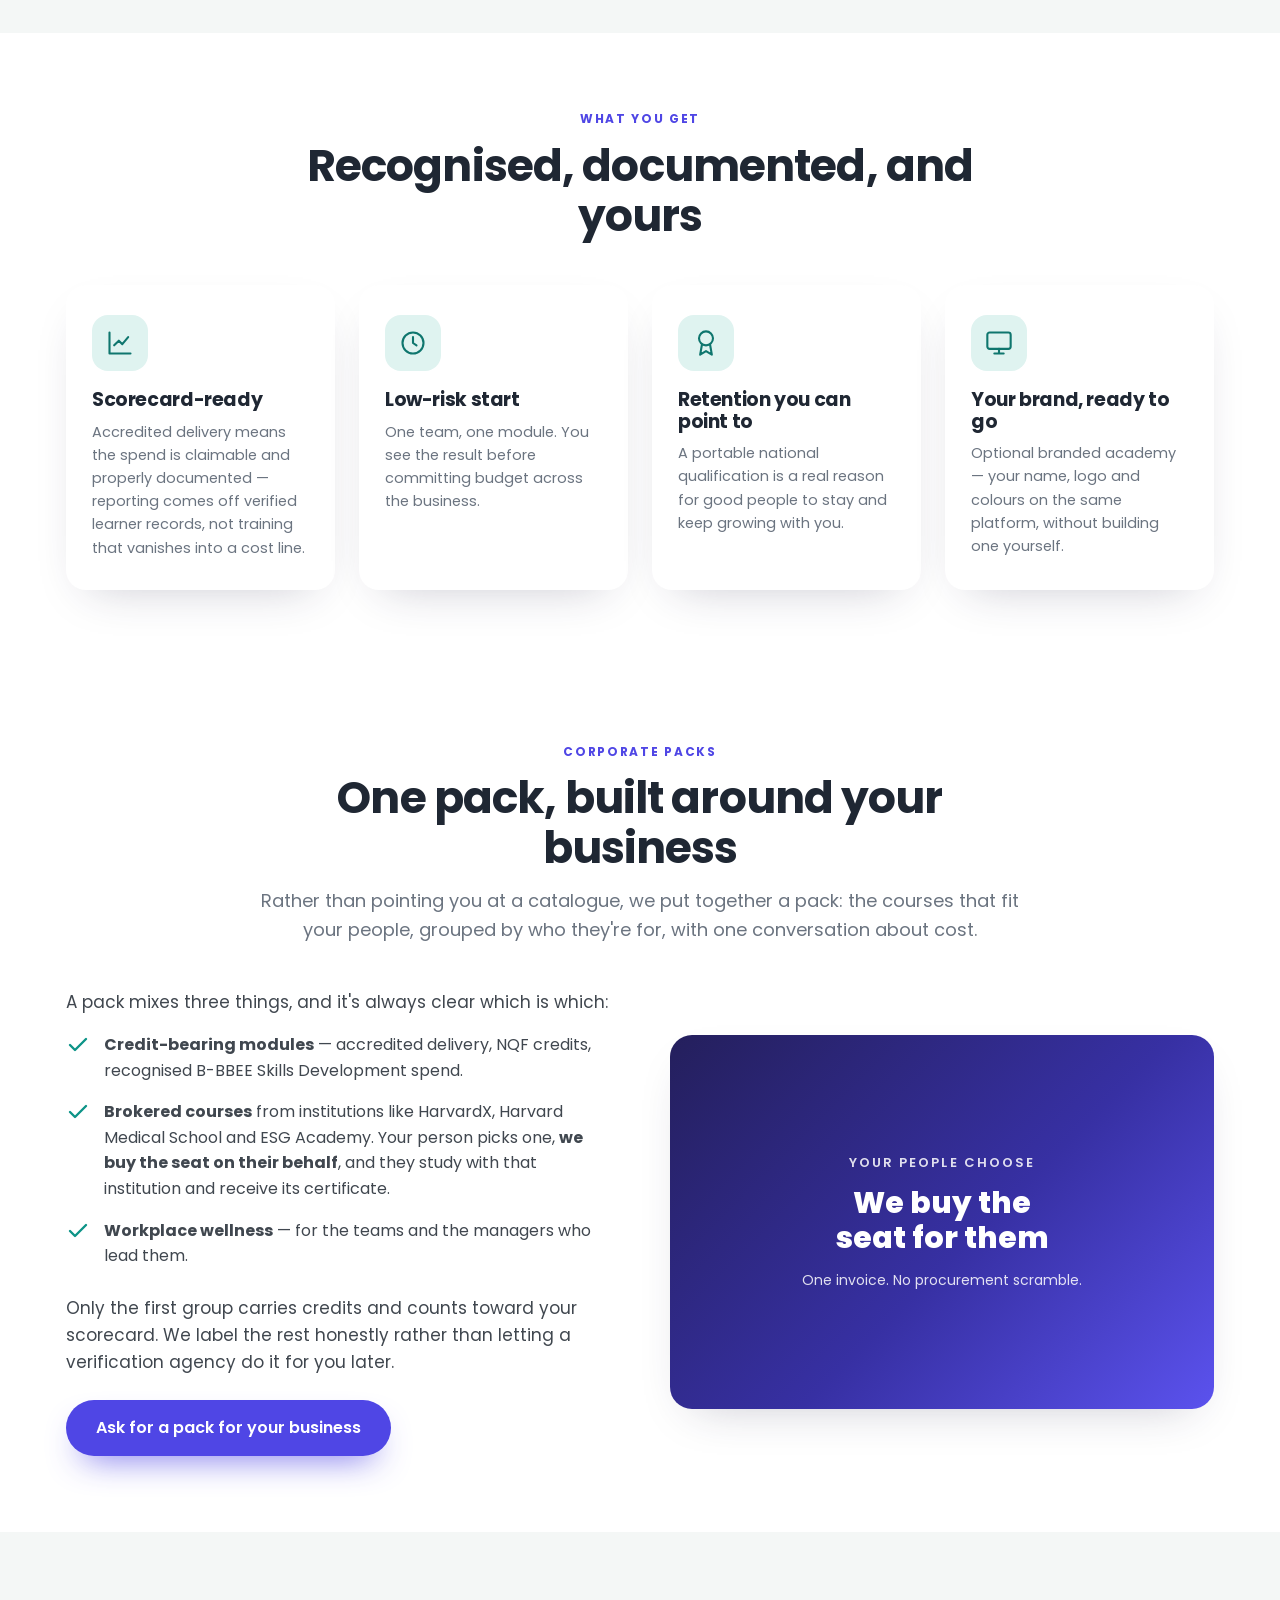
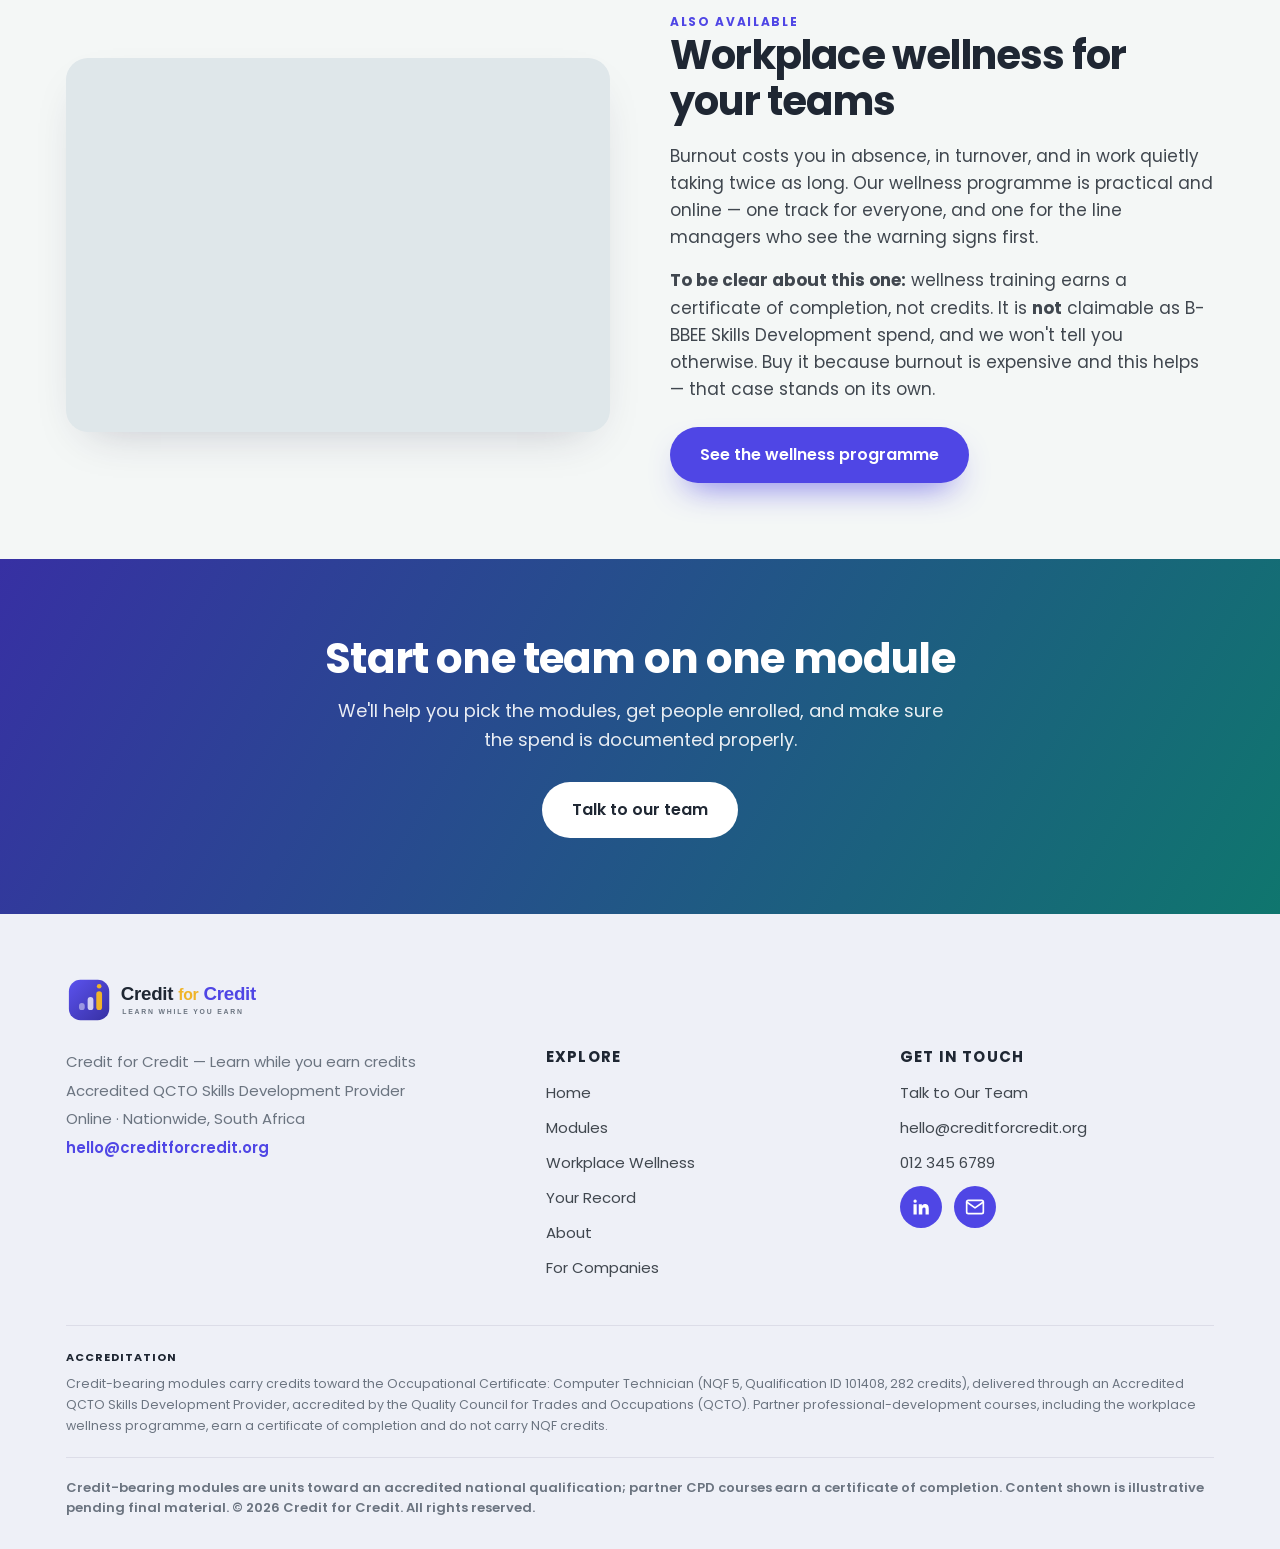
<file: companies.html>
<!DOCTYPE html>
<html lang="en">
<head>
<meta charset="UTF-8">
<meta name="viewport" content="width=device-width, initial-scale=1.0">
<title>For Companies</title>
<meta name="description" content="Put your teams on credit-bearing modules: recognised B-BBEE Skills Development spend, real capability, and the option of your own branded academy running on the Credit for Credit platform.">
<link rel="icon" href="favicon.svg" type="image/svg+xml">
<link rel="preconnect" href="https://fonts.googleapis.com">
<link rel="preconnect" href="https://fonts.gstatic.com" crossorigin>
<link rel="preconnect" href="https://images.unsplash.com" crossorigin>
<link href="https://fonts.googleapis.com/css2?family=Poppins:wght@400;500;600;700;800&display=swap" rel="stylesheet">
<link rel="stylesheet" href="styles.css">
<script src="brand.js"></script>
</head>
<body data-page="companies" data-title="For Companies">

<nav id="nav"></nav>
<script>SITE.renderNav()</script>

<section class="pagehead">
  <div class="wrap">
    <div class="crumb"><a href="./">Home</a><span>›</span><span class="cur">For Companies</span></div>
    <h1>Skills spend that shows up on the scorecard</h1>
    <p class="lead">Put a team on credit-bearing modules and the training counts twice — recognised B-BBEE Skills Development for the company, banked credits toward a national qualification for your people.</p>
  </div>
  <div class="hero-curve"><svg viewBox="0 0 1440 56" preserveAspectRatio="none"><path d="M0,56 L0,26 C320,58 560,58 720,40 C900,20 1160,10 1440,38 L1440,56 Z" fill="#ffffff"/></svg></div>
</section>

<section>
  <div class="wrap">
    <div class="sec-head center reveal">
      <span class="eyebrow">How it works</span>
      <h2>Simple to start, built to keep going</h2>
    </div>
    <div class="pillars">
      <div class="pillar reveal"><div class="ico"><svg viewBox="0 0 24 24" fill="none" stroke="currentColor" stroke-width="1.8" stroke-linecap="round" stroke-linejoin="round"><path d="M4 6h16M7 12h10M10 18h4"/></svg></div><h3>1 · Pick the modules</h3><p>Choose from the catalogue based on the capability you actually need — technical, digital, compliance, leadership.</p></div>
      <div class="pillar reveal"><div class="ico"><svg viewBox="0 0 24 24" fill="none" stroke="currentColor" stroke-width="1.8" stroke-linecap="round" stroke-linejoin="round"><path d="M17 21v-2a4 4 0 0 0-4-4H5a4 4 0 0 0-4 4v2"/><circle cx="9" cy="7" r="4"/><path d="M23 21v-2a4 4 0 0 0-3-3.87M16 3.13a4 4 0 0 1 0 7.75"/></svg></div><h3>2 · Enrol a team</h3><p>Start with one team on one module — days, not months. Scale up once you've seen it land.</p></div>
      <div class="pillar reveal"><div class="ico"><svg viewBox="0 0 24 24" fill="none" stroke="currentColor" stroke-width="1.8" stroke-linecap="round" stroke-linejoin="round"><path d="M14 2H6a2 2 0 0 0-2 2v16a2 2 0 0 0 2 2h12a2 2 0 0 0 2-2V8Z"/><path d="M14 2v6h6M9 15l2 2 4-4"/></svg></div><h3>3 · Claim the spend</h3><p>Delivered through an accredited provider, so the training is recognised and documented for your B-BBEE Skills Development scorecard.</p></div>
      <div class="pillar reveal"><div class="ico"><svg viewBox="0 0 24 24" fill="none" stroke="currentColor" stroke-width="1.8" stroke-linecap="round" stroke-linejoin="round"><path d="M12 2 2 7l10 5 10-5-10-5Z"/><path d="M2 12l10 5 10-5M2 17l10 5 10-5"/></svg></div><h3>And it keeps going</h3><p>Credits stack toward the <span data-b="qualification">Occupational Certificate: Computer Technician</span> — so your people have a reason to stay and keep building.</p></div>
    </div>
  </div>
</section>

<!-- ============ THE WHITE-LABEL PITCH ============ -->
<section class="section-soft">
  <div class="wrap">
    <div class="split reveal">
      <div class="split-media grad" style="display:grid;place-items:center;color:#fff;text-align:center;padding:34px">
        <div>
          <div style="font-size:13px;letter-spacing:.16em;text-transform:uppercase;opacity:.85;margin-bottom:12px;font-weight:600">Your brand, our engine</div>
          <div style="font-size:34px;font-weight:800;line-height:1.15">Your&nbsp;Company<br>Academy</div>
          <div style="opacity:.85;margin-top:14px;font-size:14px">powered by <span data-b="academyName">Credit for Credit</span></div>
        </div>
      </div>
      <div>
        <span class="eyebrow">Own the front door</span>
        <h2>Your own branded academy</h2>
        <p>Once your teams are learning here, the next step is making it yours. We can stand up the same platform under your company's name, logo and colours — your own academy at your own address, with the catalogue, credits and accreditation running underneath exactly as they do here.</p>
        <p>Your people see your brand. You get a learning front door that belongs to the company, without building or maintaining a platform.</p>
        <a href="contact" class="btn btn-primary">Talk to us about a branded academy</a>
      </div>
    </div>
  </div>
</section>

<section>
  <div class="wrap">
    <div class="sec-head center reveal">
      <span class="eyebrow">What you get</span>
      <h2>Recognised, documented, and yours</h2>
    </div>
    <div class="pillars">
      <div class="pillar reveal"><div class="ico"><svg viewBox="0 0 24 24" fill="none" stroke="currentColor" stroke-width="1.8" stroke-linecap="round" stroke-linejoin="round"><path d="M3 3v18h18"/><path d="m7 14 4-4 3 3 5-6"/></svg></div><h3>Scorecard-ready</h3><p>Accredited delivery means the spend is claimable and properly documented — reporting comes off verified learner records, not training that vanishes into a cost line.</p></div>
      <div class="pillar reveal"><div class="ico"><svg viewBox="0 0 24 24" fill="none" stroke="currentColor" stroke-width="1.8" stroke-linecap="round" stroke-linejoin="round"><circle cx="12" cy="12" r="9"/><path d="M12 7v5l3 2"/></svg></div><h3>Low-risk start</h3><p>One team, one module. You see the result before committing budget across the business.</p></div>
      <div class="pillar reveal"><div class="ico"><svg viewBox="0 0 24 24" fill="none" stroke="currentColor" stroke-width="1.8" stroke-linecap="round" stroke-linejoin="round"><circle cx="12" cy="8" r="6"/><path d="M15.5 13.5 17 22l-5-3-5 3 1.5-8.5"/></svg></div><h3>Retention you can point to</h3><p>A portable national qualification is a real reason for good people to stay and keep growing with you.</p></div>
      <div class="pillar reveal"><div class="ico"><svg viewBox="0 0 24 24" fill="none" stroke="currentColor" stroke-width="1.8" stroke-linecap="round" stroke-linejoin="round"><rect x="2" y="3" width="20" height="14" rx="2"/><path d="M8 21h8M12 17v4"/></svg></div><h3>Your brand, ready to go</h3><p>Optional branded academy — your name, logo and colours on the same platform, without building one yourself.</p></div>
    </div>
  </div>
</section>

<!-- ============ CORPORATE PACKS ============ -->
<section>
  <div class="wrap">
    <div class="sec-head center reveal">
      <span class="eyebrow">Corporate packs</span>
      <h2>One pack, built around your business</h2>
      <p>Rather than pointing you at a catalogue, we put together a pack: the courses that fit your people, grouped by who they're for, with one conversation about cost.</p>
    </div>
    <div class="split reveal">
      <div>
        <p>A pack mixes three things, and it's always clear which is which:</p>
        <ul class="learn-list" style="grid-template-columns:1fr;margin-bottom:26px">
          <li><svg viewBox="0 0 24 24" fill="none" stroke="currentColor" stroke-width="2.4" stroke-linecap="round" stroke-linejoin="round"><path d="m20 6-11 11-5-5"/></svg><span><strong>Credit-bearing modules</strong> — accredited delivery, NQF credits, recognised B-BBEE Skills Development spend.</span></li>
          <li><svg viewBox="0 0 24 24" fill="none" stroke="currentColor" stroke-width="2.4" stroke-linecap="round" stroke-linejoin="round"><path d="m20 6-11 11-5-5"/></svg><span><strong>Brokered courses</strong> from institutions like HarvardX, Harvard Medical School and ESG Academy. Your person picks one, <strong>we buy the seat on their behalf</strong>, and they study with that institution and receive its certificate.</span></li>
          <li><svg viewBox="0 0 24 24" fill="none" stroke="currentColor" stroke-width="2.4" stroke-linecap="round" stroke-linejoin="round"><path d="m20 6-11 11-5-5"/></svg><span><strong>Workplace wellness</strong> — for the teams and the managers who lead them.</span></li>
        </ul>
        <p>Only the first group carries credits and counts toward your scorecard. We label the rest honestly rather than letting a verification agency do it for you later.</p>
        <a href="contact" class="btn btn-primary">Ask for a pack for your business</a>
      </div>
      <div class="split-media grad" style="display:grid;place-items:center;color:#fff;text-align:center;padding:34px">
        <div>
          <div style="font-size:13px;letter-spacing:.16em;text-transform:uppercase;opacity:.85;margin-bottom:12px;font-weight:600">Your people choose</div>
          <div style="font-size:30px;font-weight:800;line-height:1.15">We buy the<br>seat for them</div>
          <div style="opacity:.85;margin-top:14px;font-size:14px">One invoice. No procurement scramble.</div>
        </div>
      </div>
    </div>
  </div>
</section>

<!-- ============ WELLNESS (deliberately NOT sold as scorecard spend) ============ -->
<section class="section-soft">
  <div class="wrap">
    <div class="split reveal">
      <div class="split-media" style="background-image:url(https://images.unsplash.com/photo-1600880292203-757bb62b4baf?auto=format&fit=crop&w=1100&q=80)"></div>
      <div>
        <span class="eyebrow">Also available</span>
        <h2>Workplace wellness for your teams</h2>
        <p>Burnout costs you in absence, in turnover, and in work quietly taking twice as long. Our wellness programme is practical and online — one track for everyone, and one for the line managers who see the warning signs first.</p>
        <p><strong>To be clear about this one:</strong> wellness training earns a certificate of completion, not credits. It is <strong>not</strong> claimable as B-BBEE Skills Development spend, and we won't tell you otherwise. Buy it because burnout is expensive and this helps — that case stands on its own.</p>
        <a href="wellness" class="btn btn-primary">See the wellness programme</a>
      </div>
    </div>
  </div>
</section>

<section class="cta-band">
  <div class="wrap">
    <h2>Start one team on one module</h2>
    <p>We'll help you pick the modules, get people enrolled, and make sure the spend is documented properly.</p>
    <a href="contact" class="btn btn-white">Talk to our team</a>
  </div>
</section>

<footer id="siteFooter"></footer>
<script>SITE.renderFooter()</script>

<script src="catalog.js"></script>
<script src="app.js"></script>
</body>
</html>
</file>
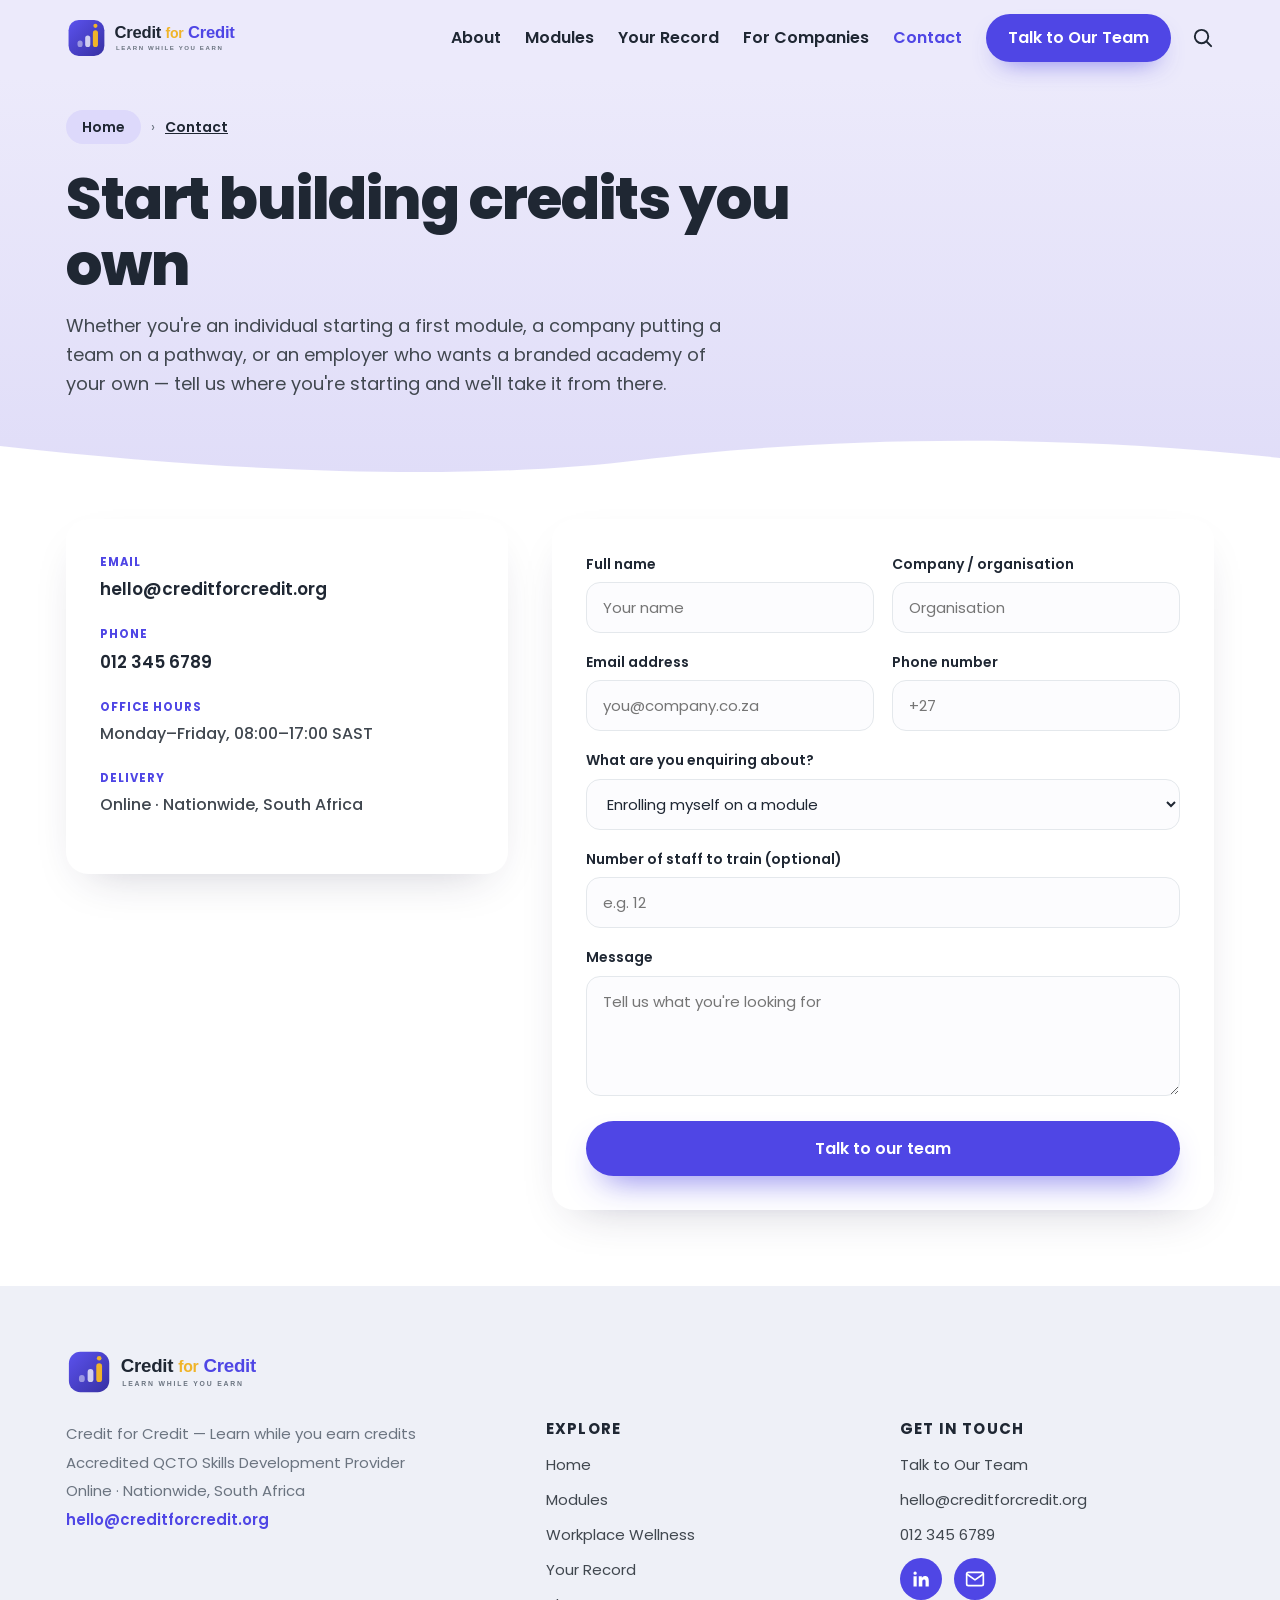
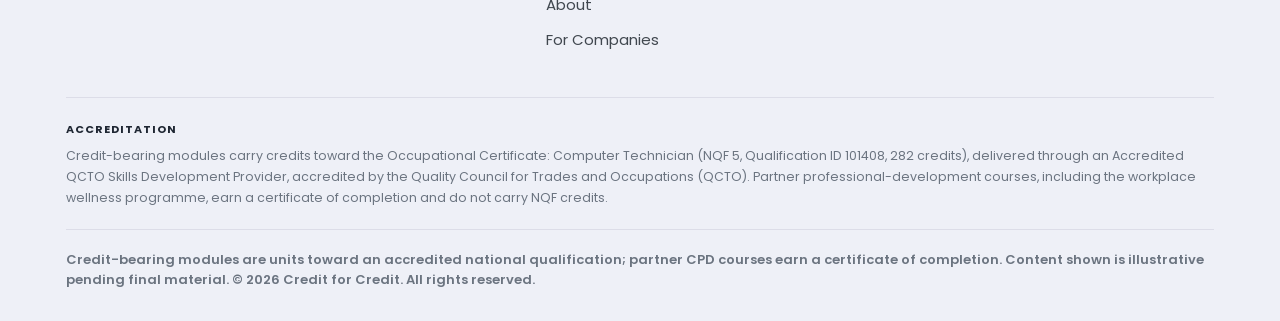
<file: contact.html>
<!DOCTYPE html>
<html lang="en">
<head>
<meta charset="UTF-8">
<meta name="viewport" content="width=device-width, initial-scale=1.0">
<title>Contact</title>
<meta name="description" content="Talk to our team about starting on a single credit-bearing module, putting a team on a pathway, or running your own branded academy on the Credit for Credit platform.">
<link rel="icon" href="favicon.svg" type="image/svg+xml">
<link rel="preconnect" href="https://fonts.googleapis.com">
<link rel="preconnect" href="https://fonts.gstatic.com" crossorigin>
<link rel="preconnect" href="https://images.unsplash.com" crossorigin>
<link href="https://fonts.googleapis.com/css2?family=Poppins:wght@400;500;600;700;800&display=swap" rel="stylesheet">
<link rel="stylesheet" href="styles.css">
<script src="brand.js"></script>
</head>
<body data-page="contact" data-title="Contact">

<nav id="nav"></nav>
<script>SITE.renderNav()</script>

<section class="pagehead">
  <div class="wrap">
    <div class="crumb"><a href="./">Home</a><span>›</span><span class="cur">Contact</span></div>
    <h1>Start building credits you own</h1>
    <p class="lead">Whether you're an individual starting a first module, a company putting a team on a pathway, or an employer who wants a branded academy of your own — tell us where you're starting and we'll take it from there.</p>
  </div>
  <div class="hero-curve"><svg viewBox="0 0 1440 56" preserveAspectRatio="none"><path d="M0,56 L0,26 C320,58 560,58 720,40 C900,20 1160,10 1440,38 L1440,56 Z" fill="#ffffff"/></svg></div>
</section>

<section style="padding-top:44px">
  <div class="wrap">
    <div class="contact-grid">
      <div class="contact-info reveal">
        <p><span class="lbl">Email</span><a href="mailto:hello@creditforcredit.org" data-b="email" data-b-href="emailHref">hello@creditforcredit.org</a></p>
        <p><span class="lbl">Phone</span><a href="tel:0123456789" data-b="phone" data-b-href="phoneHref">012 345 6789</a></p>
        <p><span class="lbl">Office hours</span><span style="color:var(--body);font-weight:500" data-b="hours">Monday–Friday, 08:00–17:00 SAST</span></p>
        <p><span class="lbl">Delivery</span><span style="color:var(--body);font-weight:500" data-b="location">Online · Nationwide, South Africa</span></p>
      </div>
      <!-- Field names are single words on purpose: PHP turns spaces in POST keys
           into underscores, so "Enquiry type" would arrive as "Enquiry_type".
           contact.php maps these to friendly labels for the email. -->
      <form class="form reveal" id="enquiryForm" action="contact.php" method="POST" data-b-action="formAction">
        <input type="hidden" name="_subject" value="New enquiry" data-b-value="formSubject">
        <input type="hidden" name="_template" value="table">
        <input type="hidden" name="_next" value="thanks" data-b-value="formNext">
        <input type="hidden" name="_captcha" value="false">
        <!-- Honeypot: hidden from people, irresistible to bots. Must stay empty. -->
        <input type="text" name="_honey" tabindex="-1" autocomplete="off" style="display:none">
        <!-- Page-load time. A submission under a few seconds old is a script. -->
        <input type="hidden" name="_ts" id="formTs">
        <div class="two">
          <div class="field"><label>Full name</label><input type="text" name="name" placeholder="Your name" required></div>
          <div class="field"><label>Company / organisation</label><input type="text" name="company" placeholder="Organisation"></div>
        </div>
        <div class="two">
          <div class="field"><label>Email address</label><input type="email" name="email" placeholder="you@company.co.za" required></div>
          <div class="field"><label>Phone number</label><input type="tel" name="phone" placeholder="+27"></div>
        </div>
        <div class="field"><label>What are you enquiring about?</label>
          <select name="enquiry_type" style="width:100%;border:1.6px solid var(--line);border-radius:14px;padding:13px 16px;font-size:15px;font-family:var(--font);color:var(--ink);background:#fcfcfe">
            <option>Enrolling myself on a module</option>
            <option>Putting a team on modules</option>
            <option>A branded academy for my company</option>
            <option>Workplace wellness programme</option>
            <option>A credit refund</option>
            <option>Something else</option>
          </select></div>
        <div class="field"><label>Number of staff to train (optional)</label><input type="text" name="staff_count" placeholder="e.g. 12"></div>
        <div class="field"><label>Message</label><textarea name="message" rows="4" placeholder="Tell us what you're looking for"></textarea></div>
        <button type="submit" class="btn btn-primary" style="width:100%">Talk to our team</button>
      </form>
    </div>
  </div>
</section>

<footer id="siteFooter"></footer>
<script>SITE.renderFooter()</script>
<script>
  document.getElementById("formTs").value = Date.now();
  // Surface validation bounced back by contact.php (?error=email etc.)
  (function(){
    var e = new URLSearchParams(location.search).get("error");
    if(!e) return;
    var f = document.getElementById("enquiryForm");
    var m = document.createElement("p");
    m.setAttribute("role","alert");
    m.style.cssText = "background:#fdecec;border-left:4px solid #c0392b;color:#7d241a;padding:14px 16px;border-radius:12px;margin-bottom:18px;font-size:15px";
    m.textContent = "Please check your " + e.split(",").join(" and ") + ", then send again.";
    f.insertBefore(m, f.firstChild);
  })();
</script>

<script src="catalog.js"></script>
<script src="app.js"></script>
</body>
</html>
</file>
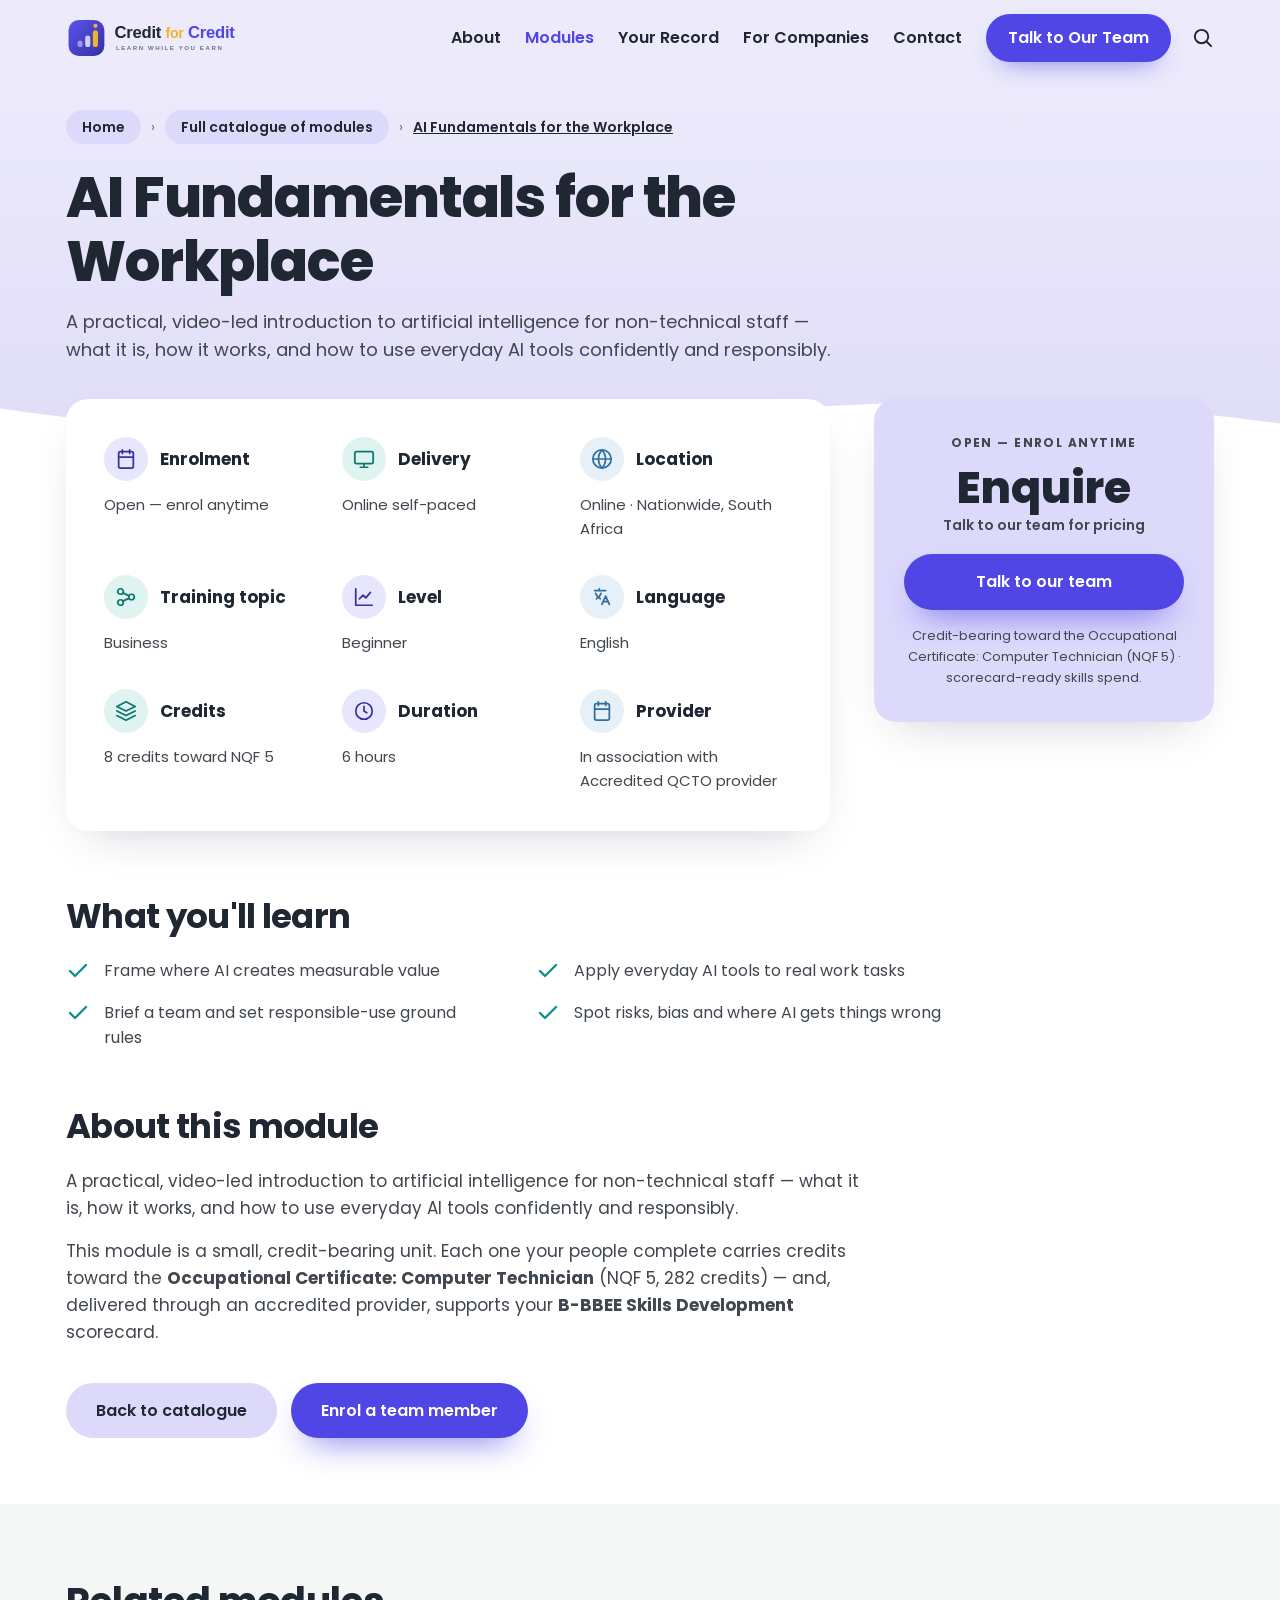
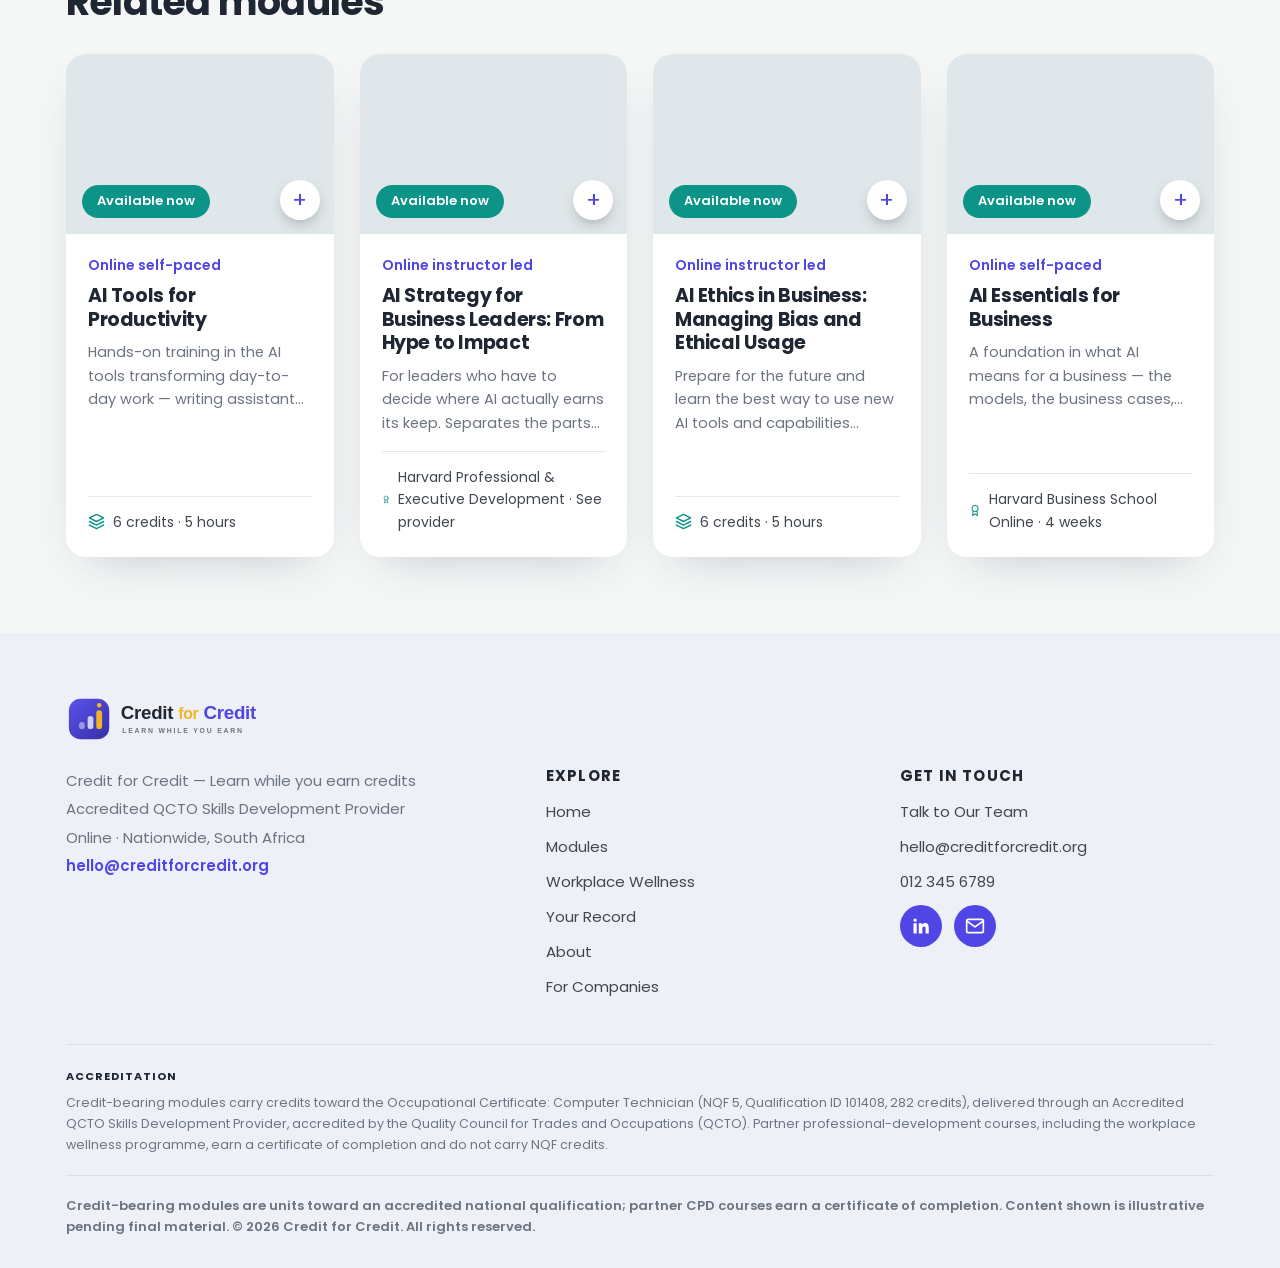
<file: course.html>
<!DOCTYPE html>
<html lang="en">
<head>
<meta charset="UTF-8">
<meta name="viewport" content="width=device-width, initial-scale=1.0">
<title>Module</title>
<meta name="description" content="Module detail — what you'll learn, how it's delivered, and what it counts toward. Credit-bearing modules ladder to an accredited national qualification; partner CPD courses earn a certificate of completion.">
<link rel="icon" href="favicon.svg" type="image/svg+xml">
<link rel="preconnect" href="https://fonts.googleapis.com">
<link rel="preconnect" href="https://fonts.gstatic.com" crossorigin>
<link rel="preconnect" href="https://images.unsplash.com" crossorigin>
<link href="https://fonts.googleapis.com/css2?family=Poppins:wght@400;500;600;700;800&display=swap" rel="stylesheet">
<link rel="stylesheet" href="styles.css">
<script src="brand.js"></script>
</head>
<body data-page="modules">

<nav id="nav"></nav>
<script>SITE.renderNav()</script>

<div id="courseDetail">
  <!-- HERO -->
  <section class="course-hero">
    <div class="wrap">
      <div class="crumb">
        <a href="./">Home</a>
        <span>›</span>
        <a href="modules">Full catalogue of modules</a>
        <span>›</span>
        <span class="cur" id="crumbCur">Module</span>
      </div>
      <h1 id="courseTitle" style="font-size:clamp(32px,5vw,56px);font-weight:800;color:var(--ink);max-width:22ch">Module</h1>
      <p class="lead" id="courseLead" style="font-size:18px;color:var(--body);margin-top:14px;max-width:70ch"></p>
    </div>
    <div class="hero-curve"><svg viewBox="0 0 1440 56" preserveAspectRatio="none"><path d="M0,56 L0,26 C320,58 560,58 720,40 C900,20 1160,10 1440,38 L1440,56 Z" fill="#ffffff"/></svg></div>
  </section>

  <!-- INFO GRID + ENROL -->
  <div class="wrap">
    <div class="info-layout">
      <div class="info-grid reveal" id="infoGrid"><!-- rendered by app.js --></div>
      <aside class="enrol-box reveal">
        <div style="font-size:12px;letter-spacing:.12em;text-transform:uppercase;font-weight:700;color:var(--body);margin-bottom:14px" id="enrolLabel">Open — enrol anytime</div>
        <div class="price"><span id="priceMain">Enquire</span><small id="priceSub">Talk to us for pricing</small></div>
        <a href="contact" class="btn btn-primary">Talk to our team</a>
        <!-- Set per course type by app.js — CPD courses must not carry a credit claim. -->
        <p class="note" id="enrolNote"></p>
      </aside>
    </div>
  </div>

  <!-- WHAT YOU'LL LEARN + ABOUT -->
  <section class="course-body">
    <div class="wrap">
      <h2>What you'll learn</h2>
      <ul class="learn-list reveal" id="learnList"></ul>

      <h2 style="margin-top:56px">About this module</h2>
      <div class="prose reveal" id="courseProse"></div>

      <div class="reveal" style="margin-top:36px">
        <a href="modules" class="btn btn-soft">Back to catalogue</a>
        <a href="contact" class="btn btn-primary" style="margin-left:10px">Enrol a team member</a>
      </div>
    </div>
  </section>

  <!-- RELATED -->
  <section class="section-soft">
    <div class="wrap">
      <div class="row-head reveal"><h2>Related modules</h2></div>
      <div class="grid-cards" id="relatedTrack" style="grid-template-columns:repeat(4,1fr)"><!-- rendered by app.js --></div>
    </div>
  </section>
</div>

<footer id="siteFooter"></footer>
<script>SITE.renderFooter()</script>

<script src="catalog.js"></script>
<script src="app.js"></script>
</body>
</html>
</file>
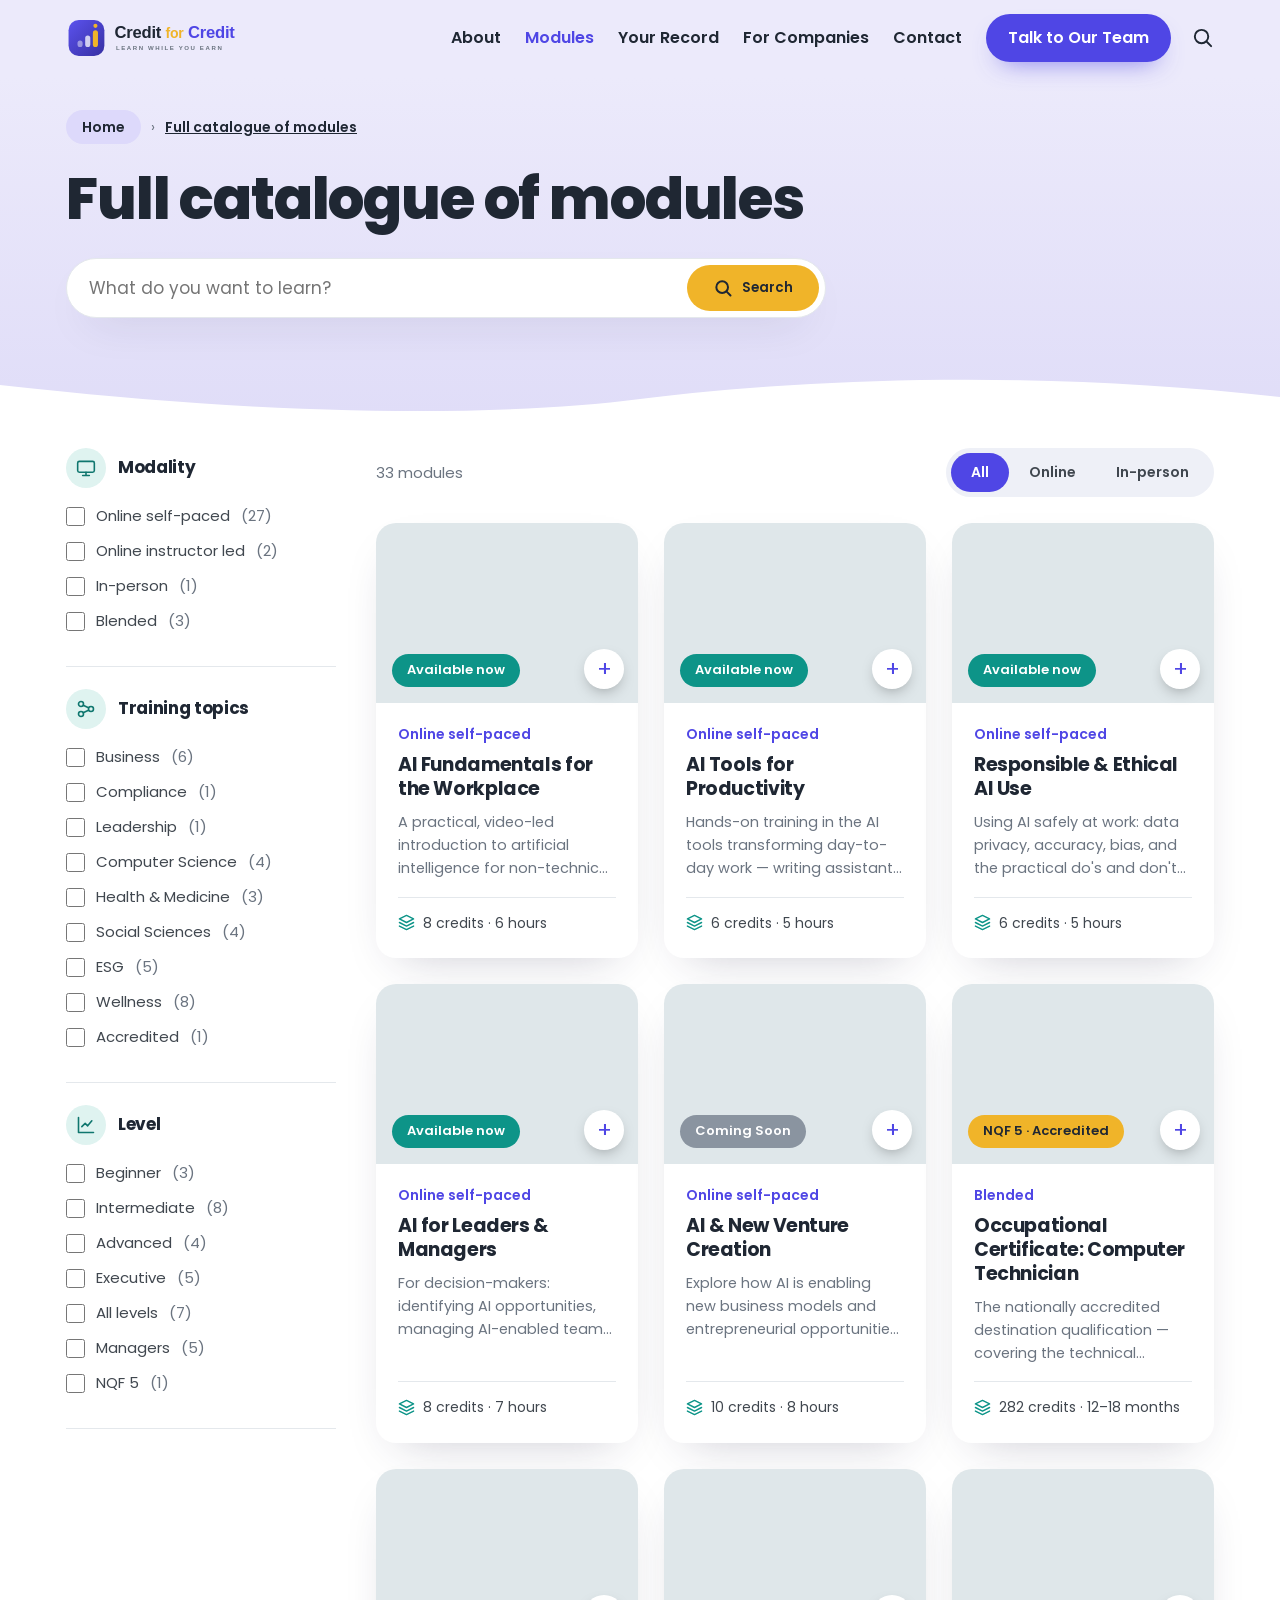
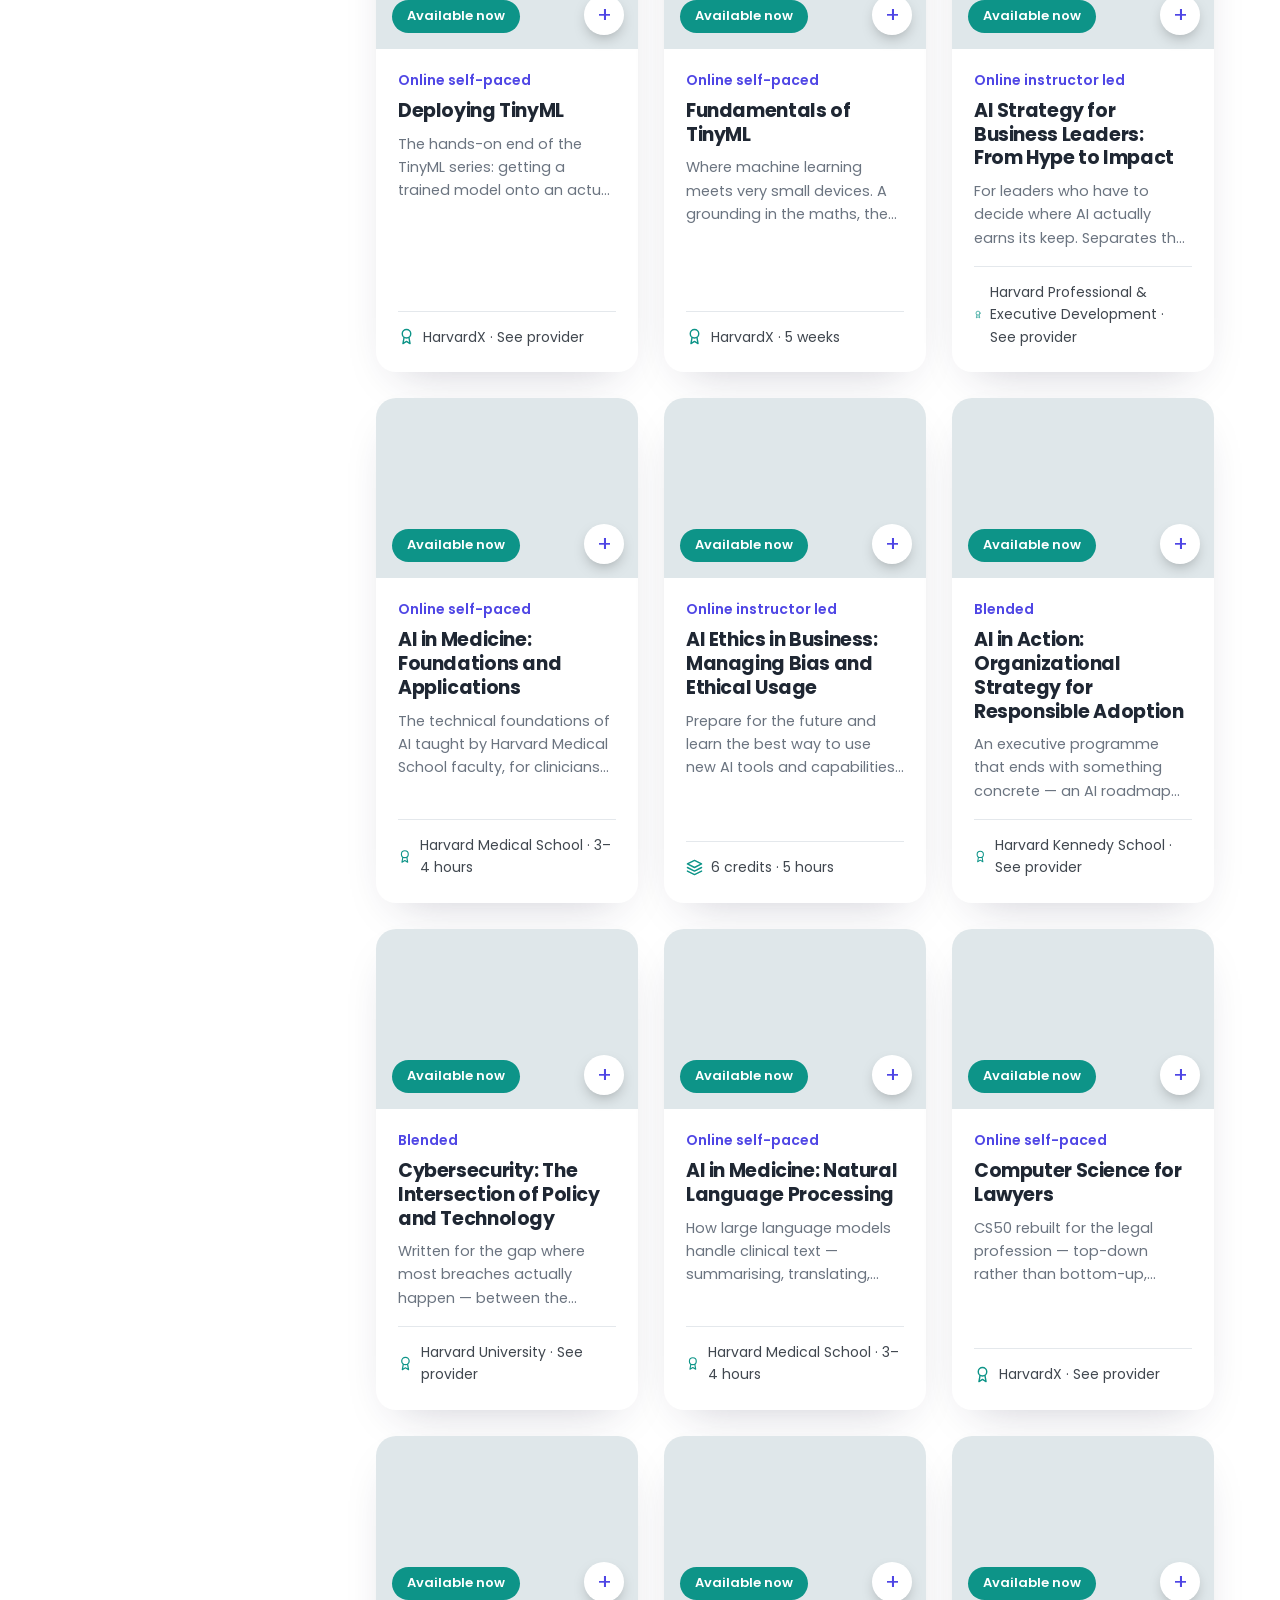
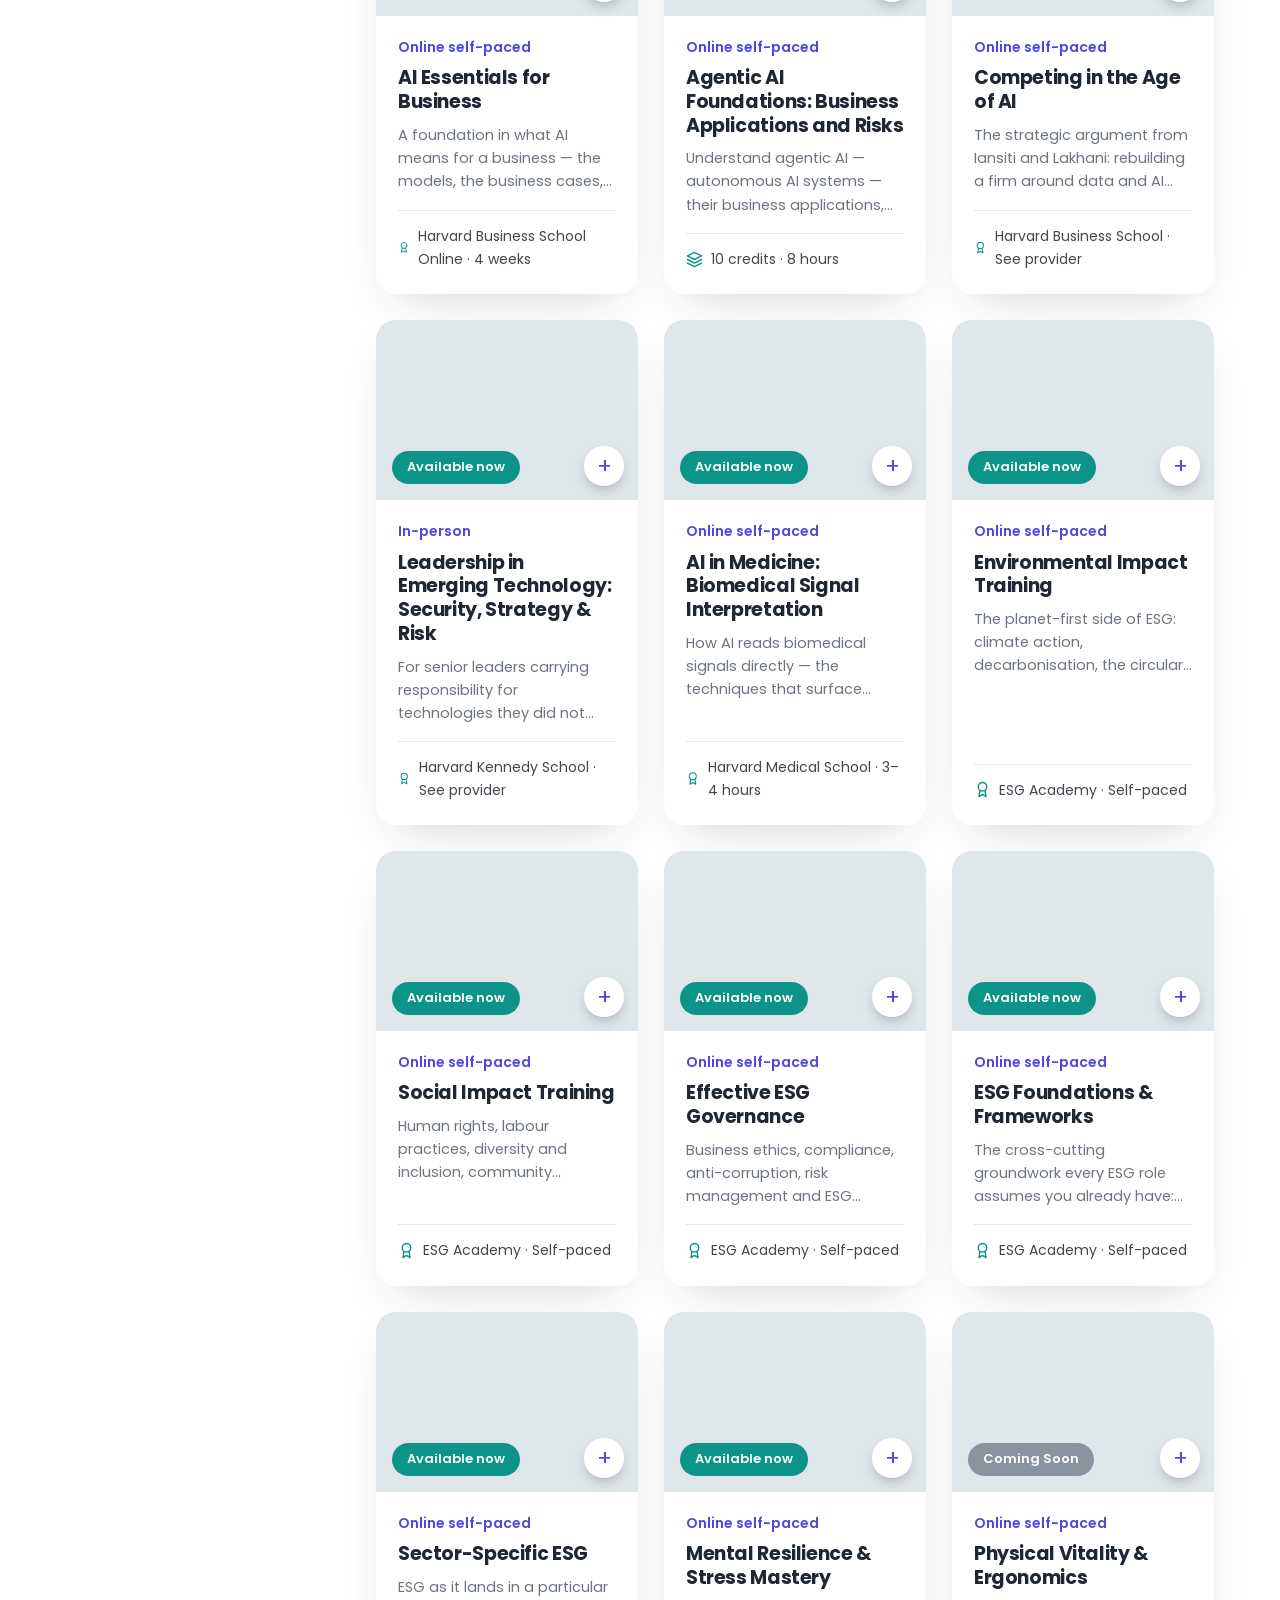
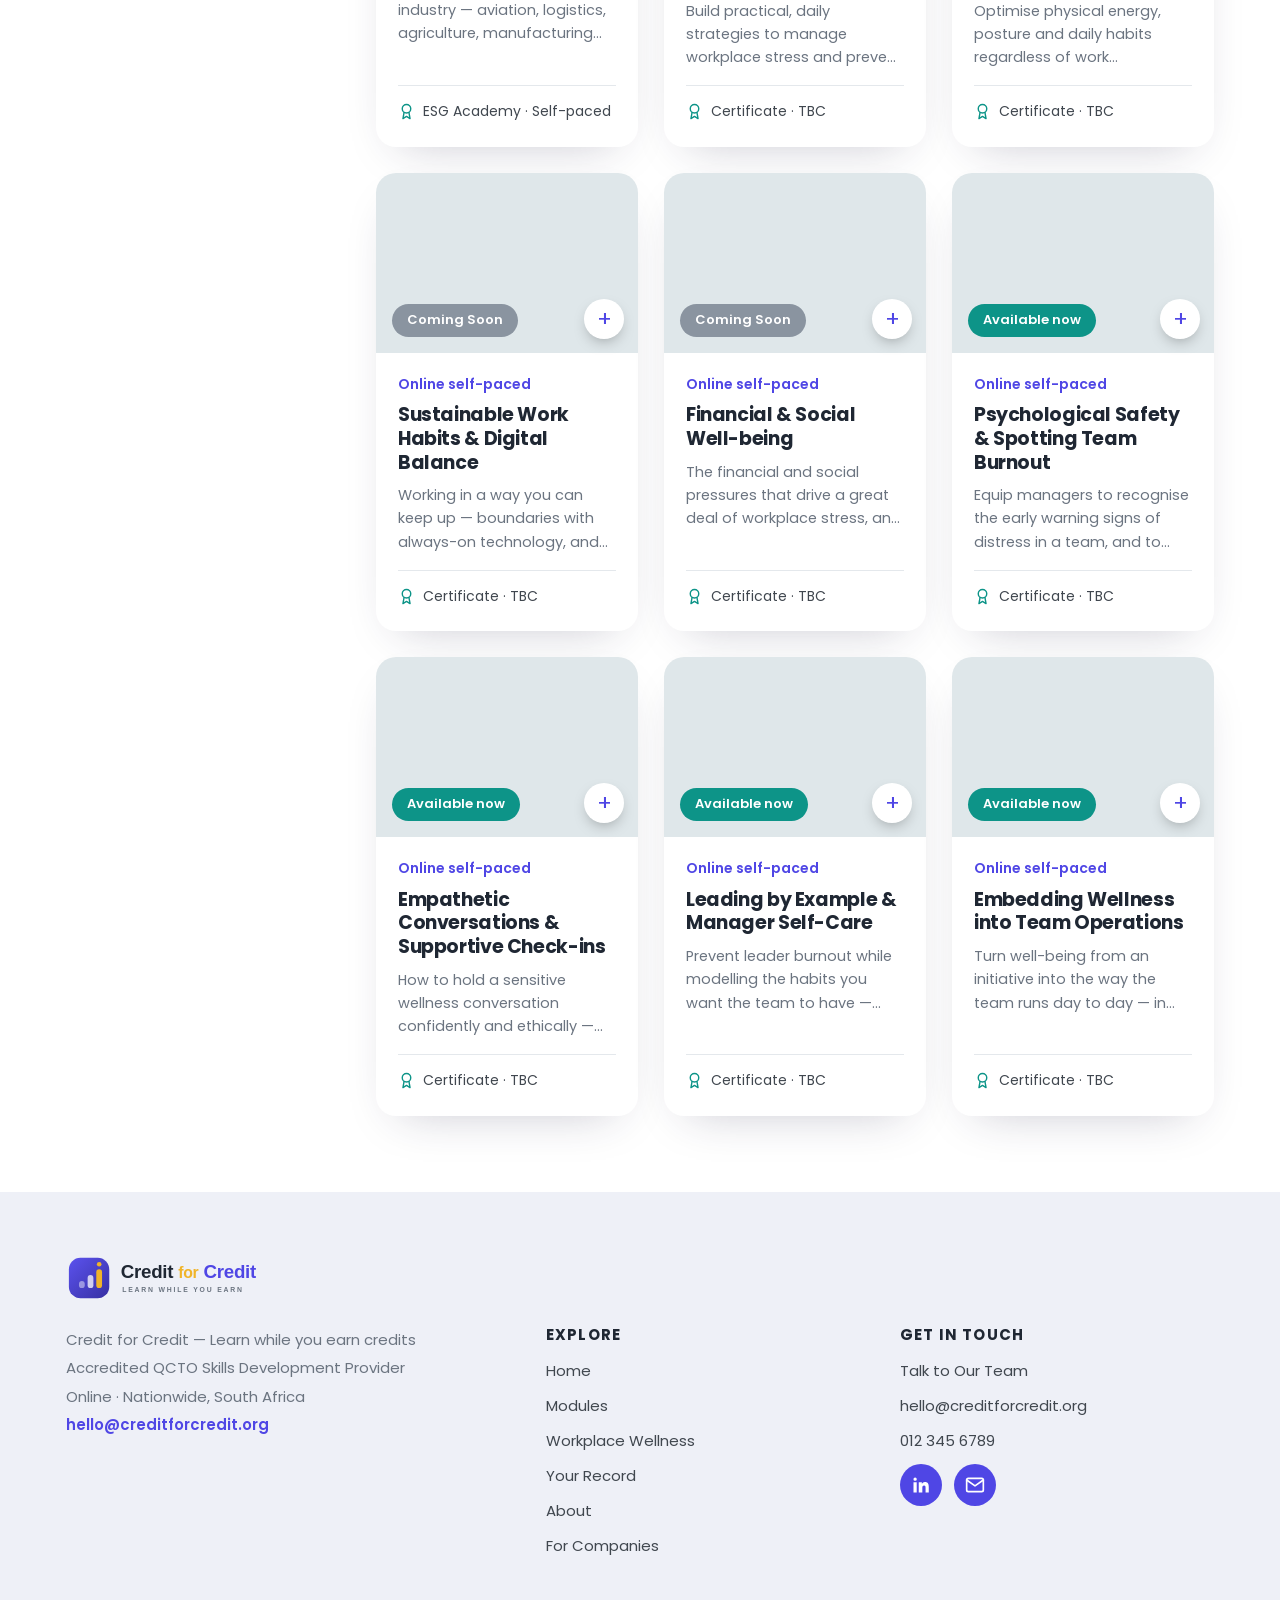
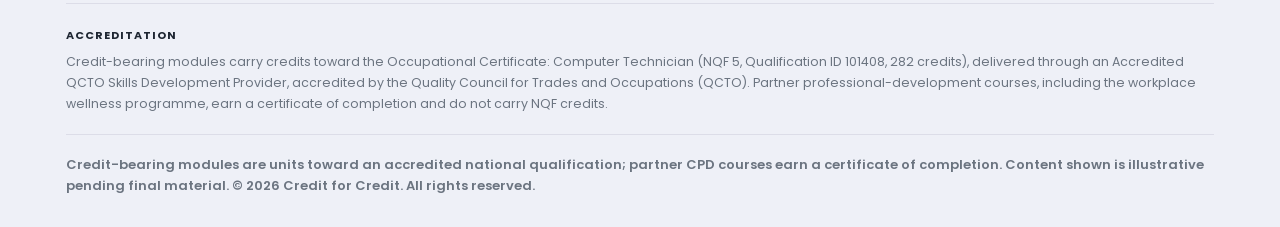
<file: modules.html>
<!DOCTYPE html>
<html lang="en">
<head>
<meta charset="UTF-8">
<meta name="viewport" content="width=device-width, initial-scale=1.0">
<title>Full catalogue of modules</title>
<meta name="description" content="Browse every credit-bearing module in the catalogue. Filter by delivery mode, topic and level. Each module ladders toward a national qualification and is scorecard-ready skills spend.">
<link rel="icon" href="favicon.svg" type="image/svg+xml">
<link rel="preconnect" href="https://fonts.googleapis.com">
<link rel="preconnect" href="https://fonts.gstatic.com" crossorigin>
<link rel="preconnect" href="https://images.unsplash.com" crossorigin>
<link href="https://fonts.googleapis.com/css2?family=Poppins:wght@400;500;600;700;800&display=swap" rel="stylesheet">
<link rel="stylesheet" href="styles.css">
<script src="brand.js"></script>
</head>
<body data-page="modules" data-title="Full catalogue of modules">

<nav id="nav"></nav>
<script>SITE.renderNav()</script>

<!-- ============ PAGE HEAD ============ -->
<section class="pagehead">
  <div class="wrap">
    <div class="crumb">
      <a href="./">Home</a>
      <span>›</span>
      <span class="cur">Full catalogue of modules</span>
    </div>
    <h1>Full catalogue of modules</h1>
    <form class="cat-search" id="catSearchForm" style="margin-top:26px;max-width:760px">
      <input type="text" id="catSearchInput" placeholder="What do you want to learn?" aria-label="Search modules">
      <button class="go" type="submit"><svg viewBox="0 0 24 24" fill="none" stroke="currentColor" stroke-width="2.4" stroke-linecap="round" stroke-linejoin="round"><circle cx="11" cy="11" r="7"/><path d="m21 21-4.3-4.3"/></svg> Search</button>
    </form>
  </div>
  <div class="hero-curve"><svg viewBox="0 0 1440 56" preserveAspectRatio="none"><path d="M0,56 L0,26 C320,58 560,58 720,40 C900,20 1160,10 1440,38 L1440,56 Z" fill="#ffffff"/></svg></div>
</section>

<!-- ============ CATALOGUE ============ -->
<section style="padding-top:34px">
  <div class="wrap">
    <button class="btn btn-ghost filter-toggle" id="filterToggle" style="margin-bottom:20px">
      <svg viewBox="0 0 24 24" fill="none" stroke="currentColor" stroke-width="2" stroke-linecap="round" stroke-linejoin="round" style="width:20px;height:20px"><path d="M4 6h16M7 12h10M10 18h4"/></svg> Filters
    </button>
    <div class="cat-layout">
      <aside class="filters" id="filters">
        <div class="filter-group">
          <h4><span class="fico"><svg viewBox="0 0 24 24" fill="none" stroke="currentColor" stroke-width="1.9" stroke-linecap="round" stroke-linejoin="round"><rect x="2" y="4" width="20" height="13" rx="2"/><path d="M8 21h8M12 17v4"/></svg></span> Modality</h4>
          <div id="fltModality"></div>
        </div>
        <div class="filter-group">
          <h4><span class="fico"><svg viewBox="0 0 24 24" fill="none" stroke="currentColor" stroke-width="1.9" stroke-linecap="round" stroke-linejoin="round"><circle cx="6" cy="6" r="3"/><circle cx="6" cy="18" r="3"/><circle cx="18" cy="12" r="3"/><path d="M8.6 7.5 15 10.5M8.6 16.5 15 13.5"/></svg></span> Training topics</h4>
          <div id="fltTopic"></div>
        </div>
        <div class="filter-group">
          <h4><span class="fico"><svg viewBox="0 0 24 24" fill="none" stroke="currentColor" stroke-width="1.9" stroke-linecap="round" stroke-linejoin="round"><path d="M3 3v18h18"/><path d="m7 14 4-4 3 3 5-6"/></svg></span> Level</h4>
          <div id="fltLevel"></div>
        </div>
      </aside>

      <div>
        <div class="toolbar">
          <div class="count"><span id="catCount">All modules</span></div>
          <div class="seg">
            <button data-seg="all" class="on">All</button>
            <button data-seg="online">Online</button>
            <button data-seg="inperson">In-person</button>
          </div>
        </div>
        <div class="grid-cards" id="catGrid"><!-- rendered by app.js --></div>
      </div>
    </div>
  </div>
</section>

<footer id="siteFooter"></footer>
<script>SITE.renderFooter()</script>

<script src="catalog.js"></script>
<script src="app.js"></script>
</body>
</html>
</file>
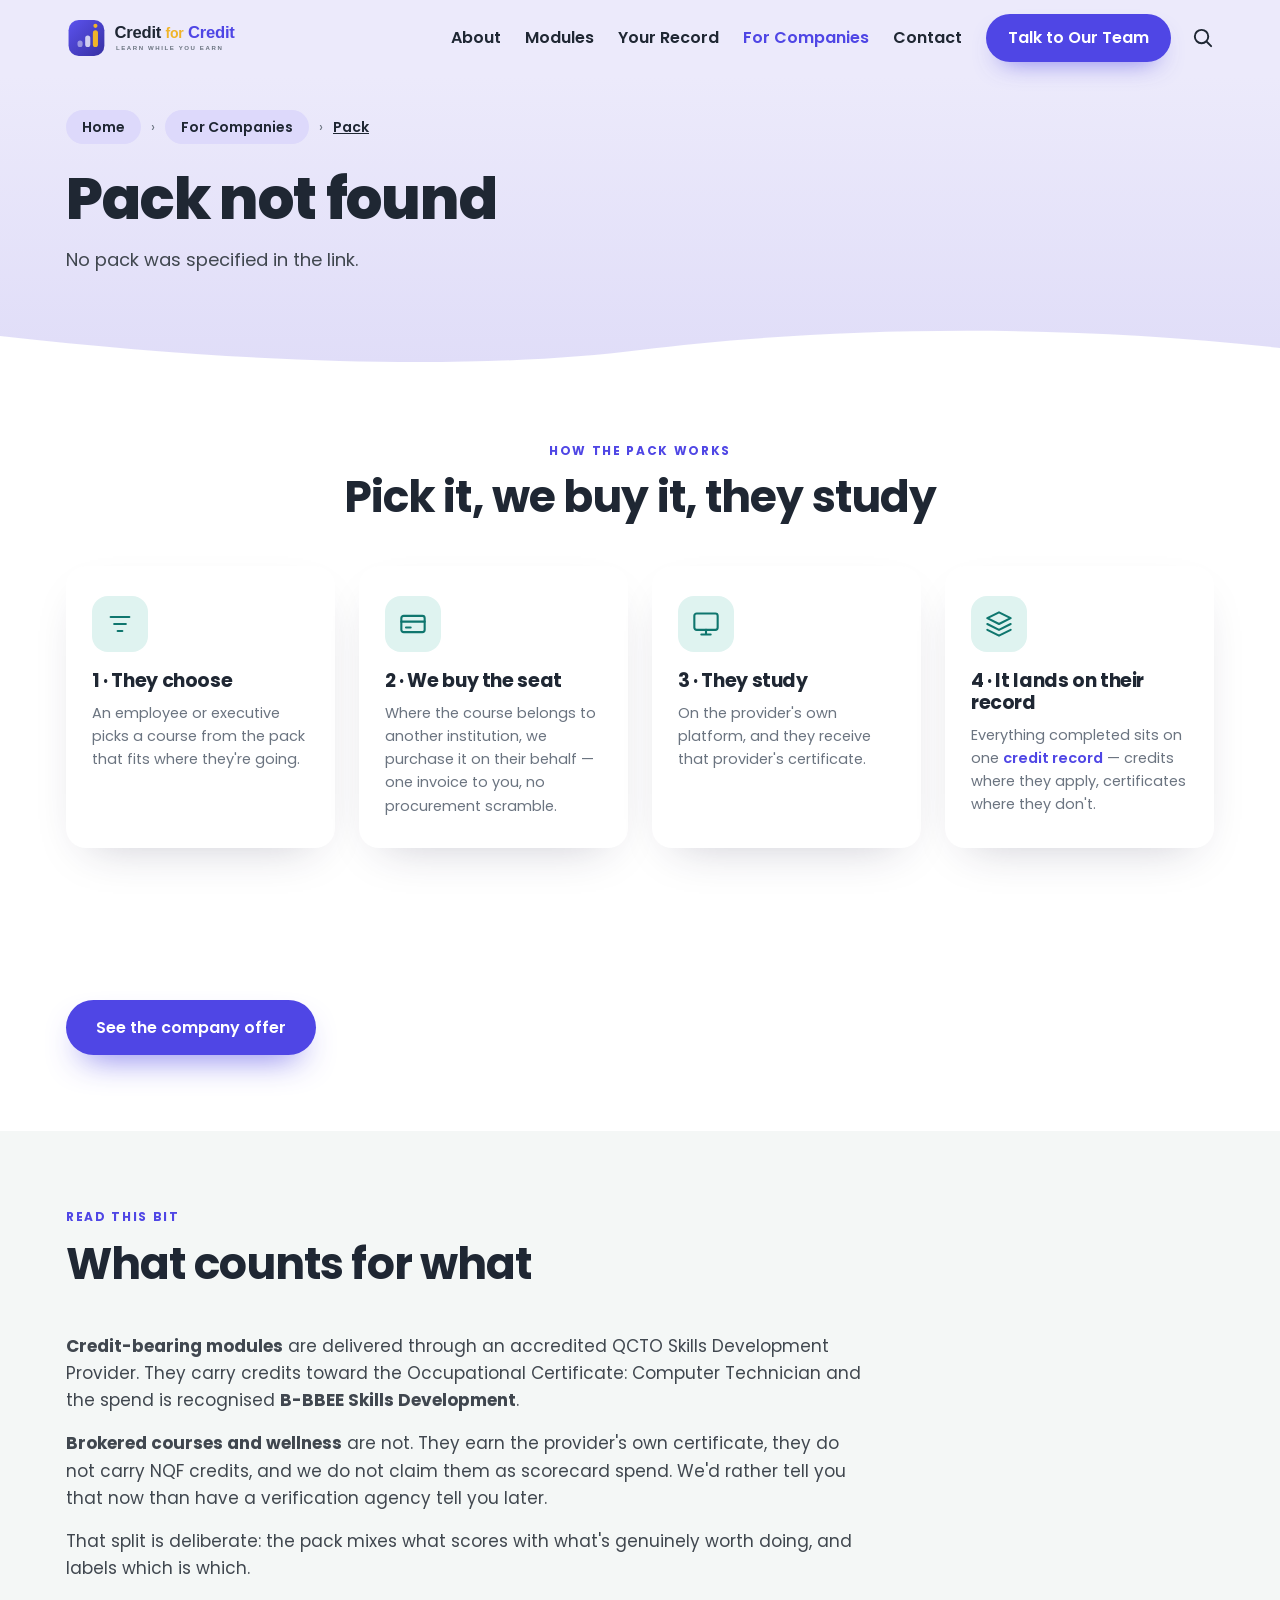
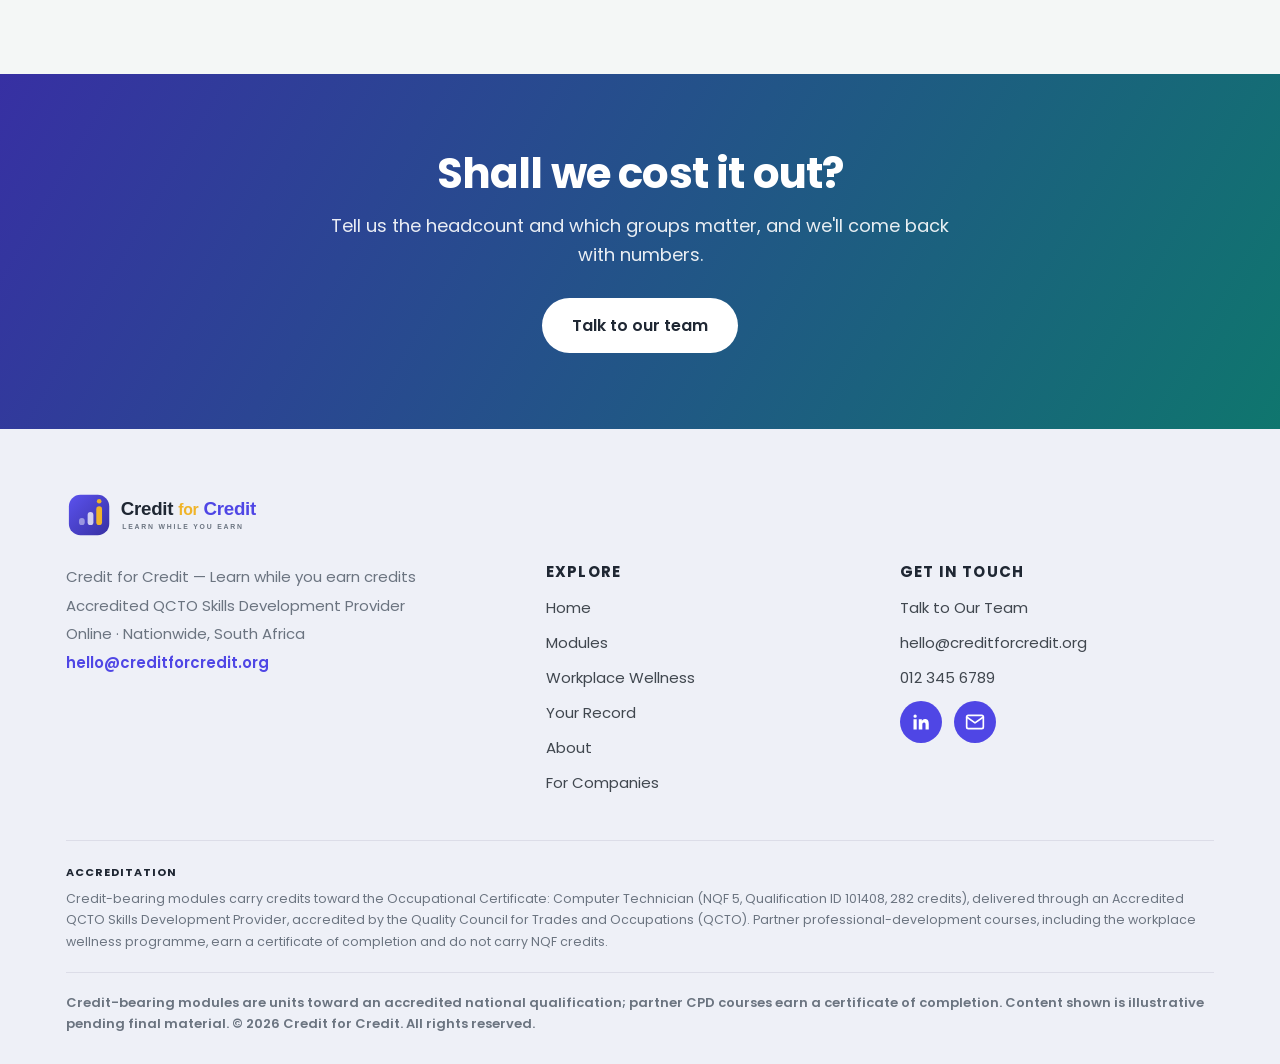
<file: pack.html>
<!DOCTYPE html>
<html lang="en">
<head>
<meta charset="UTF-8">
<meta name="viewport" content="width=device-width, initial-scale=1.0">
<title>Corporate Pack</title>
<!-- A proposal shared by link, not a public page. Keep this noindex. -->
<meta name="robots" content="noindex, nofollow">
<meta name="description" content="A curated corporate learning pack.">
<link rel="icon" href="favicon.svg" type="image/svg+xml">
<link rel="preconnect" href="https://fonts.googleapis.com">
<link rel="preconnect" href="https://fonts.gstatic.com" crossorigin>
<link rel="preconnect" href="https://images.unsplash.com" crossorigin>
<link href="https://fonts.googleapis.com/css2?family=Poppins:wght@400;500;600;700;800&display=swap" rel="stylesheet">
<link rel="stylesheet" href="styles.css">
<script src="brand.js"></script>
</head>
<body data-page="companies">

<nav id="nav"></nav>
<script>SITE.renderNav()</script>

<div id="packDetail">
  <section class="pagehead">
    <div class="wrap">
      <div class="crumb"><a href="./">Home</a><span>›</span><a href="companies">For Companies</a><span>›</span><span class="cur" id="packCrumb">Pack</span></div>
      <h1 id="packTitle">Corporate Pack</h1>
      <p class="lead" id="packIntro"></p>
      <p id="packAudience" style="margin-top:14px;font-size:15px;color:var(--body);font-weight:600"></p>
    </div>
    <div class="hero-curve"><svg viewBox="0 0 1440 56" preserveAspectRatio="none"><path d="M0,56 L0,26 C320,58 560,58 720,40 C900,20 1160,10 1440,38 L1440,56 Z" fill="#ffffff"/></svg></div>
  </section>

  <!-- HOW IT WORKS -->
  <section>
    <div class="wrap">
      <div class="sec-head center reveal">
        <span class="eyebrow">How the pack works</span>
        <h2>Pick it, we buy it, they study</h2>
      </div>
      <div class="pillars">
        <div class="pillar reveal"><div class="ico"><svg viewBox="0 0 24 24" fill="none" stroke="currentColor" stroke-width="1.8" stroke-linecap="round" stroke-linejoin="round"><path d="M4 6h16M7 12h10M10 18h4"/></svg></div><h3>1 · They choose</h3><p>An employee or executive picks a course from the pack that fits where they're going.</p></div>
        <div class="pillar reveal"><div class="ico"><svg viewBox="0 0 24 24" fill="none" stroke="currentColor" stroke-width="1.8" stroke-linecap="round" stroke-linejoin="round"><rect x="2" y="5" width="20" height="14" rx="2"/><path d="M2 10h20M6 15h4"/></svg></div><h3>2 · We buy the seat</h3><p>Where the course belongs to another institution, we purchase it on their behalf — one invoice to you, no procurement scramble.</p></div>
        <div class="pillar reveal"><div class="ico"><svg viewBox="0 0 24 24" fill="none" stroke="currentColor" stroke-width="1.8" stroke-linecap="round" stroke-linejoin="round"><rect x="2" y="3" width="20" height="14" rx="2"/><path d="M8 21h8M12 17v4"/></svg></div><h3>3 · They study</h3><p>On the provider's own platform, and they receive that provider's certificate.</p></div>
        <div class="pillar reveal"><div class="ico"><svg viewBox="0 0 24 24" fill="none" stroke="currentColor" stroke-width="1.8" stroke-linecap="round" stroke-linejoin="round"><path d="M12 2 2 7l10 5 10-5-10-5Z"/><path d="M2 12l10 5 10-5M2 17l10 5 10-5"/></svg></div><h3>4 · It lands on their record</h3><p>Everything completed sits on one <a href="record">credit record</a> — credits where they apply, certificates where they don't.</p></div>
      </div>
    </div>
  </section>

  <!-- GROUPS (rendered by app.js) -->
  <div id="packGroups"></div>

  <!-- WHAT COUNTS -->
  <section class="section-soft">
    <div class="wrap">
      <div class="sec-head reveal"><span class="eyebrow">Read this bit</span><h2>What counts for what</h2></div>
      <div class="prose reveal">
        <p><strong>Credit-bearing modules</strong> are delivered through an accredited QCTO Skills Development Provider. They carry credits toward the <span data-b="qualification">Occupational Certificate: Computer Technician</span> and the spend is recognised <strong>B-BBEE Skills Development</strong>.</p>
        <p><strong>Brokered courses and wellness</strong> are not. They earn the provider's own certificate, they do not carry NQF credits, and we do not claim them as scorecard spend. We'd rather tell you that now than have a verification agency tell you later.</p>
        <p>That split is deliberate: the pack mixes what scores with what's genuinely worth doing, and labels which is which.</p>
      </div>
    </div>
  </section>

  <section class="cta-band">
    <div class="wrap">
      <h2>Shall we cost it out?</h2>
      <p>Tell us the headcount and which groups matter, and we'll come back with numbers.</p>
      <a href="contact" class="btn btn-white">Talk to our team</a>
    </div>
  </section>
</div>

<footer id="siteFooter"></footer>
<script>SITE.renderFooter()</script>

<script src="catalog.js"></script>
<script src="packs.js"></script>
<script src="app.js"></script>
</body>
</html>
</file>
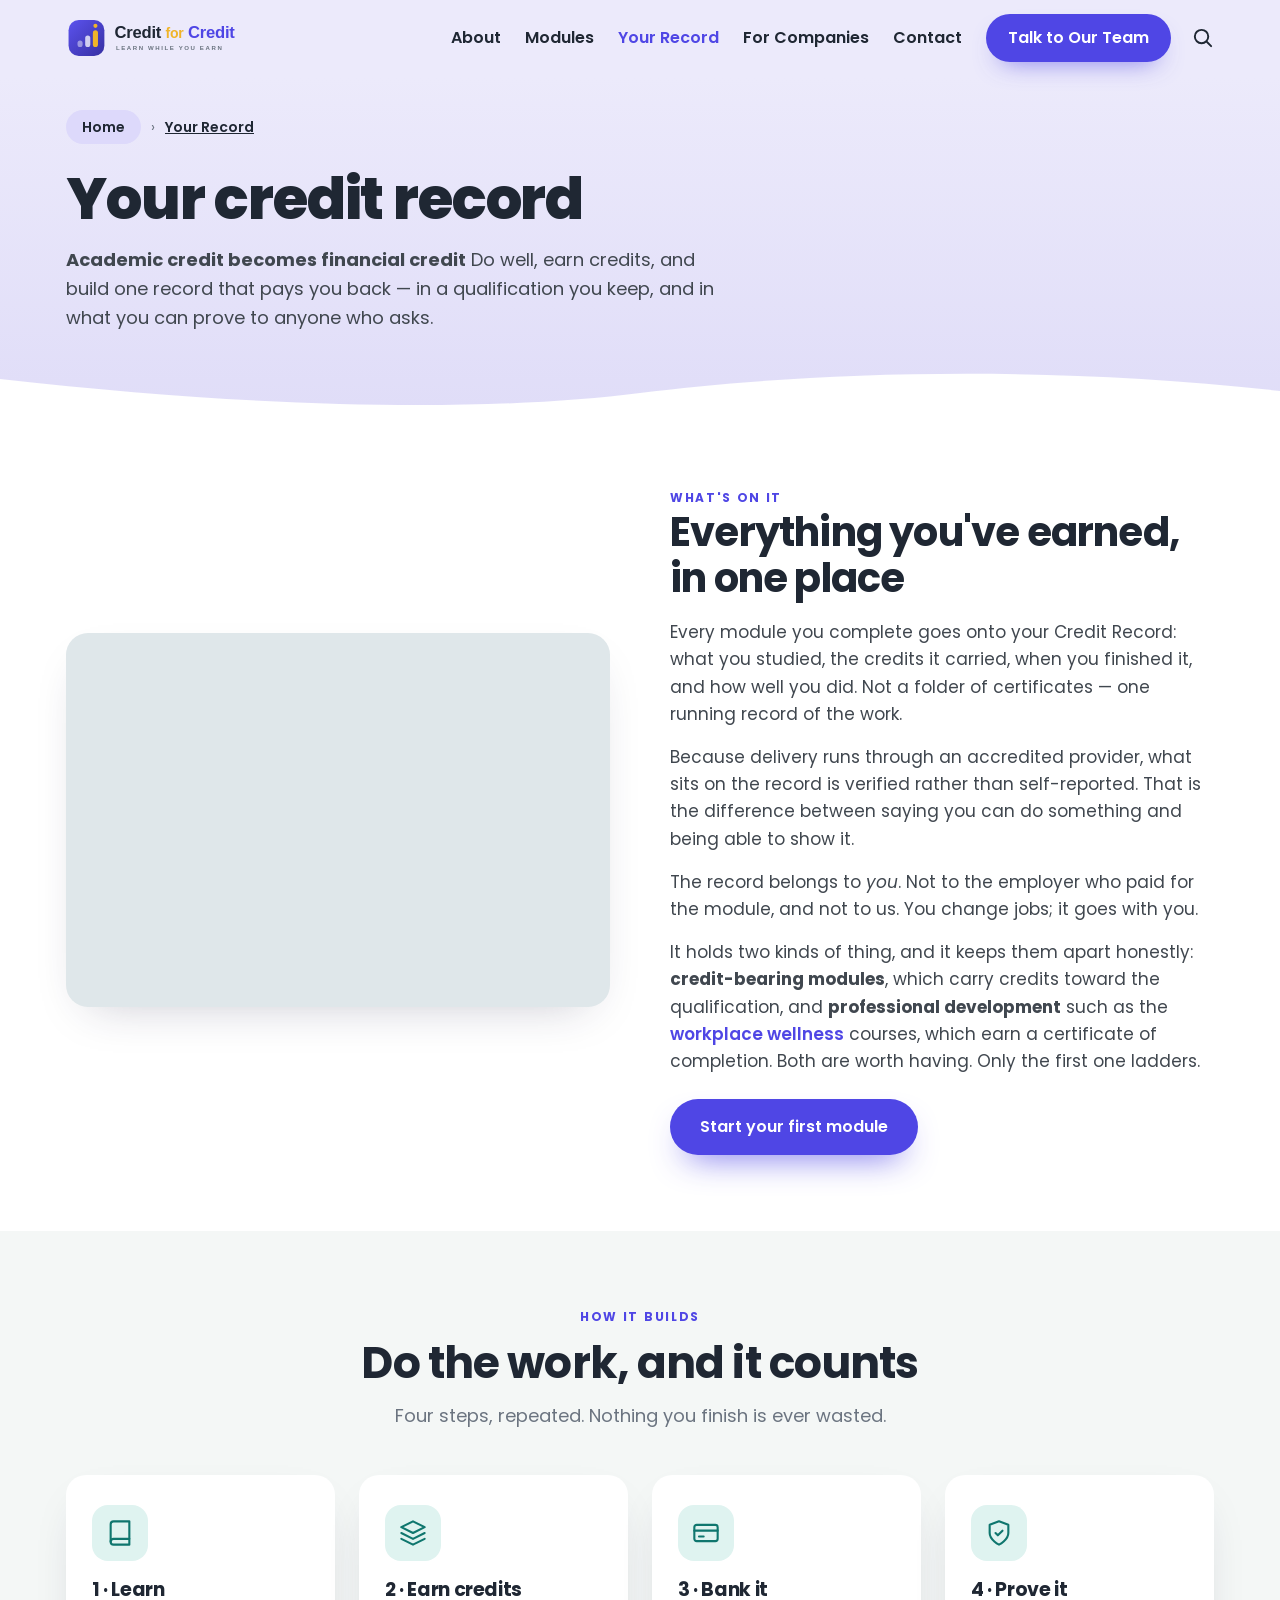
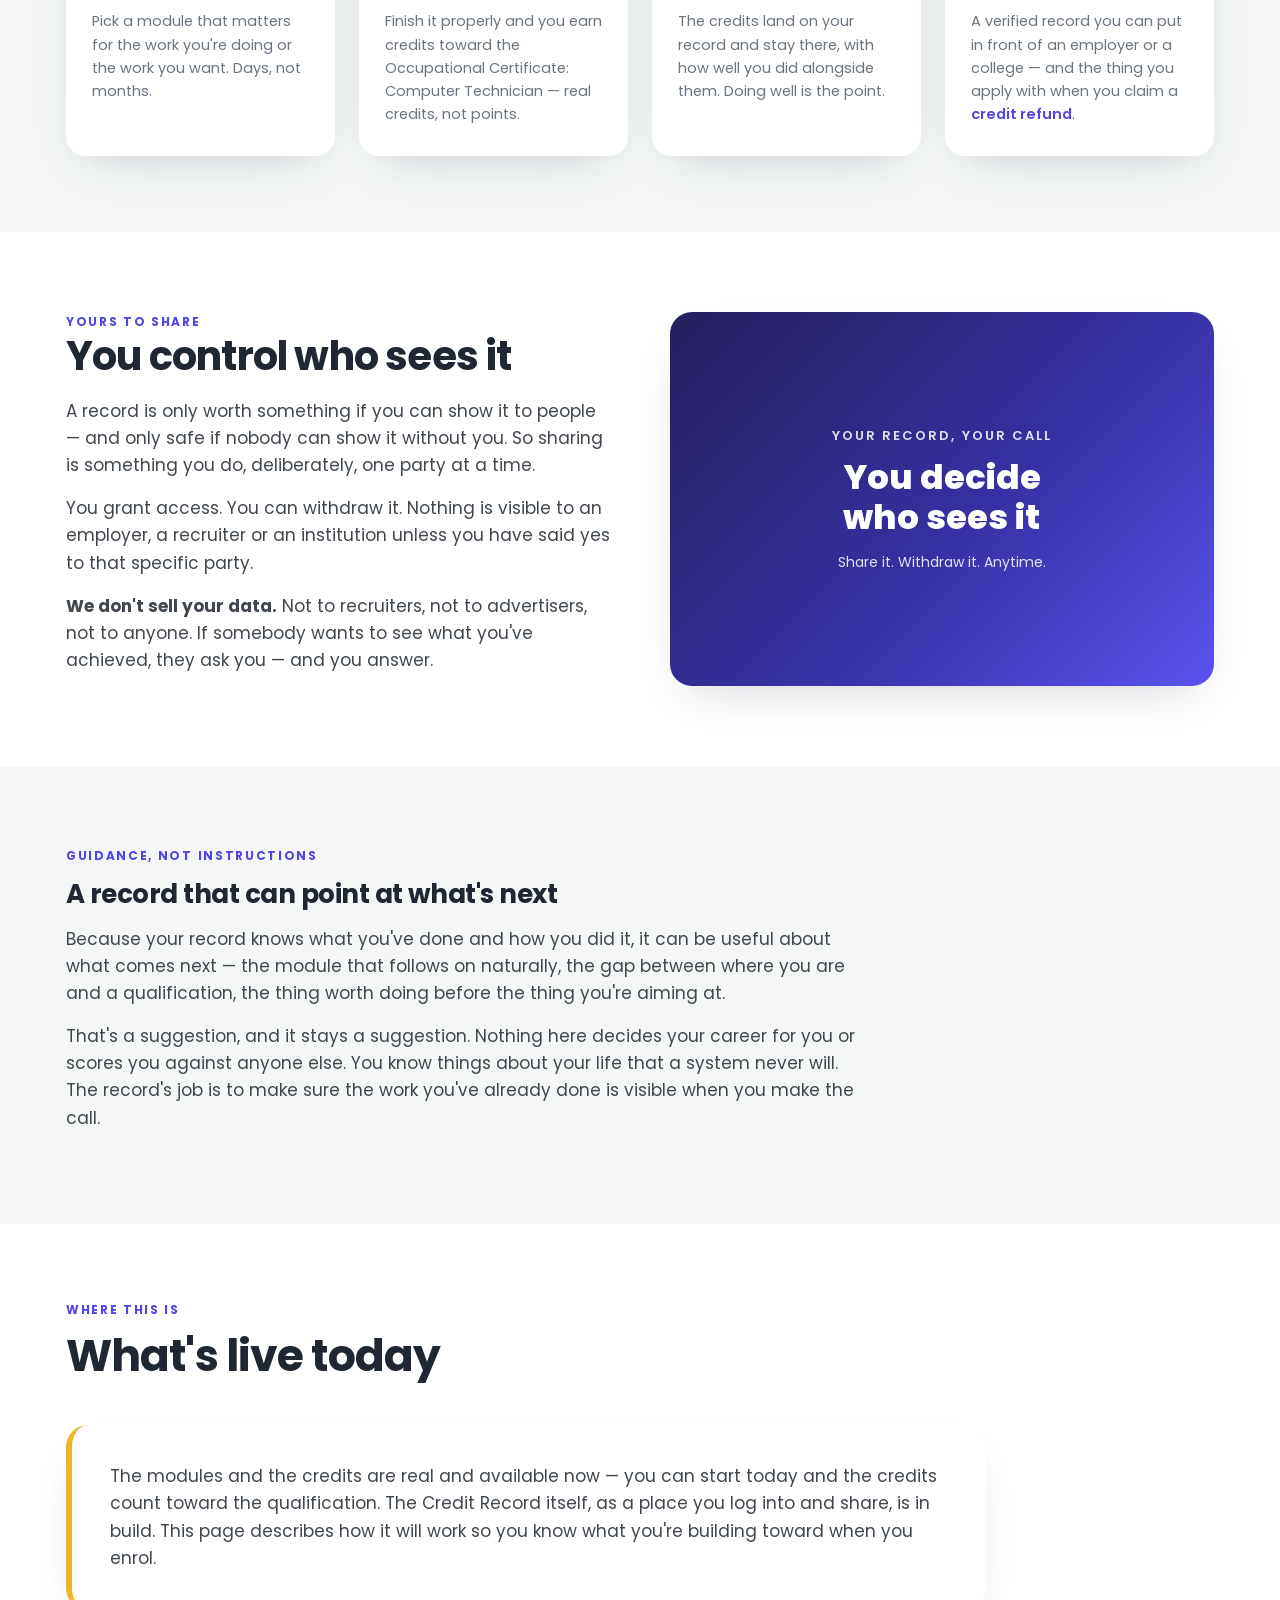
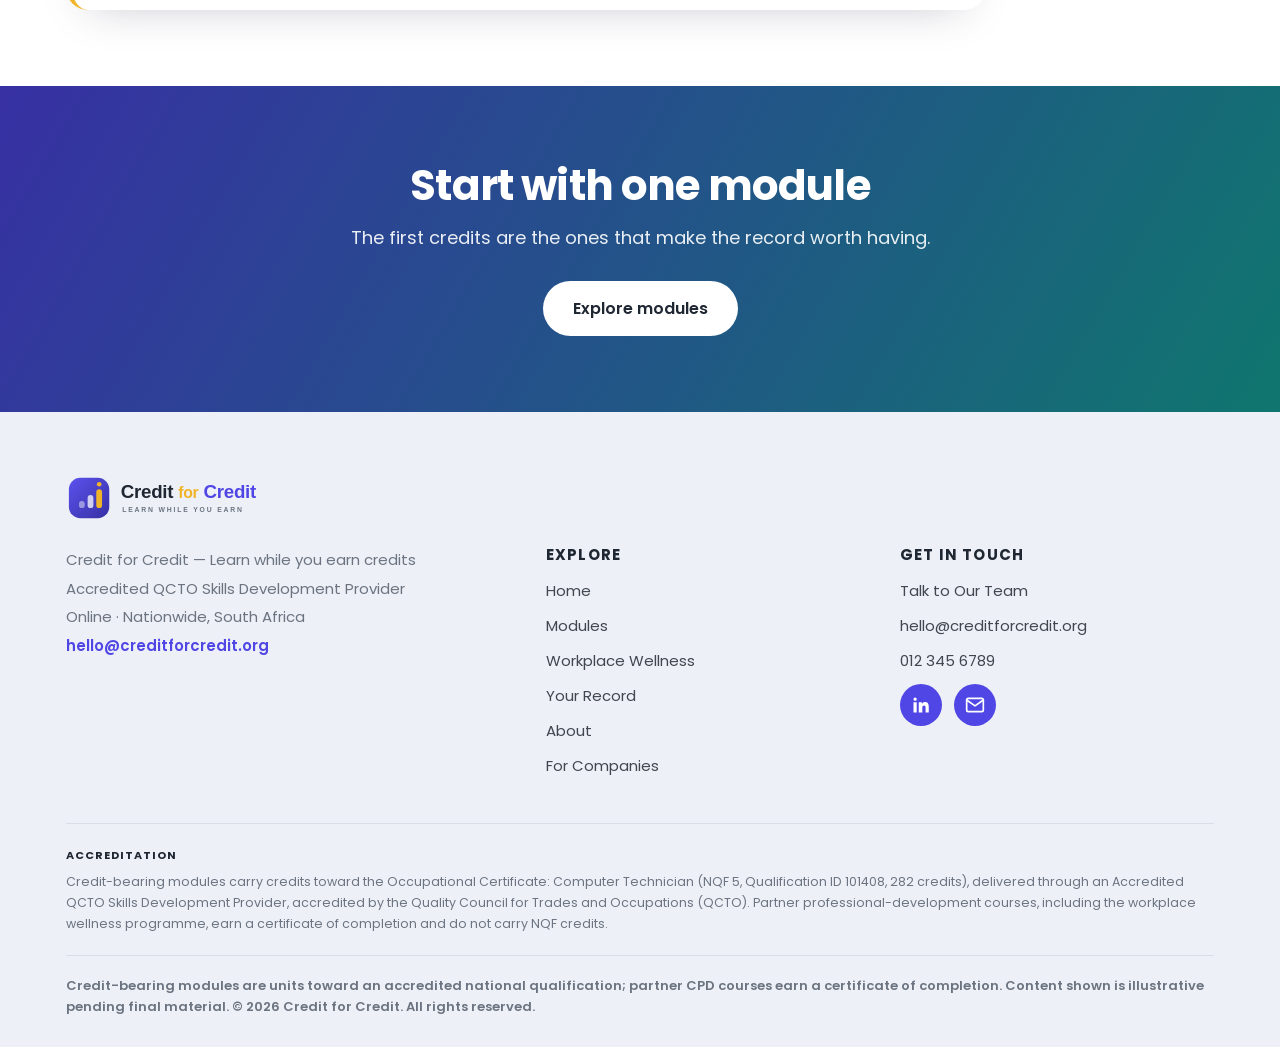
<file: record.html>
<!DOCTYPE html>
<html lang="en">
<head>
<meta charset="UTF-8">
<meta name="viewport" content="width=device-width, initial-scale=1.0">
<title>Your Record</title>
<meta name="description" content="Every module you finish and every credit you earn is banked on one record that belongs to you — verified, portable, and yours to share with whoever you choose.">
<link rel="icon" href="favicon.svg" type="image/svg+xml">
<link rel="preconnect" href="https://fonts.googleapis.com">
<link rel="preconnect" href="https://fonts.gstatic.com" crossorigin>
<link rel="preconnect" href="https://images.unsplash.com" crossorigin>
<link href="https://fonts.googleapis.com/css2?family=Poppins:wght@400;500;600;700;800&display=swap" rel="stylesheet">
<link rel="stylesheet" href="styles.css">
<script src="brand.js"></script>
</head>
<body data-page="record" data-title="Your Record">

<nav id="nav"></nav>
<script>SITE.renderNav()</script>

<section class="pagehead">
  <div class="wrap">
    <div class="crumb"><a href="./">Home</a><span>›</span><span class="cur">Your Record</span></div>
    <h1>Your credit record</h1>
    <p class="lead"><strong data-b="promise">Academic credit becomes financial credit.</strong> Do well, earn credits, and build one record that pays you back — in a qualification you keep, and in what you can prove to anyone who asks.</p>
  </div>
  <div class="hero-curve"><svg viewBox="0 0 1440 56" preserveAspectRatio="none"><path d="M0,56 L0,26 C320,58 560,58 720,40 C900,20 1160,10 1440,38 L1440,56 Z" fill="#ffffff"/></svg></div>
</section>

<!-- ============ WHAT'S ON IT ============ -->
<section>
  <div class="wrap">
    <div class="split reveal">
      <div class="split-media" style="background-image:url(https://images.unsplash.com/photo-1434030216411-0b793f4b4173?auto=format&fit=crop&w=1100&q=80)"></div>
      <div>
        <span class="eyebrow">What's on it</span>
        <h2>Everything you've earned, in one place</h2>
        <p>Every module you complete goes onto your <span data-b="recordName">Credit Record</span>: what you studied, the credits it carried, when you finished it, and how well you did. Not a folder of certificates — one running record of the work.</p>
        <p>Because delivery runs through an accredited provider, what sits on the record is verified rather than self-reported. That is the difference between saying you can do something and being able to show it.</p>
        <p>The record belongs to <em>you</em>. Not to the employer who paid for the module, and not to us. You change jobs; it goes with you.</p>
        <p>It holds two kinds of thing, and it keeps them apart honestly: <strong>credit-bearing modules</strong>, which carry credits toward the qualification, and <strong>professional development</strong> such as the <a href="wellness">workplace wellness</a> courses, which earn a certificate of completion. Both are worth having. Only the first one ladders.</p>
        <a href="modules" class="btn btn-primary">Start your first module</a>
      </div>
    </div>
  </div>
</section>

<!-- ============ THE LADDER ============ -->
<section class="section-soft">
  <div class="wrap">
    <div class="sec-head center reveal">
      <span class="eyebrow">How it builds</span>
      <h2>Do the work, and it counts</h2>
      <p>Four steps, repeated. Nothing you finish is ever wasted.</p>
    </div>
    <div class="pillars">
      <div class="pillar reveal"><div class="ico"><svg viewBox="0 0 24 24" fill="none" stroke="currentColor" stroke-width="1.8" stroke-linecap="round" stroke-linejoin="round"><path d="M4 19.5A2.5 2.5 0 0 1 6.5 17H20"/><path d="M6.5 2H20v20H6.5A2.5 2.5 0 0 1 4 19.5v-15A2.5 2.5 0 0 1 6.5 2Z"/></svg></div><h3>1 · Learn</h3><p>Pick a module that matters for the work you're doing or the work you want. Days, not months.</p></div>
      <div class="pillar reveal"><div class="ico"><svg viewBox="0 0 24 24" fill="none" stroke="currentColor" stroke-width="1.8" stroke-linecap="round" stroke-linejoin="round"><path d="M12 2 2 7l10 5 10-5-10-5Z"/><path d="M2 12l10 5 10-5M2 17l10 5 10-5"/></svg></div><h3>2 · Earn credits</h3><p>Finish it properly and you earn credits toward the <span data-b="qualification">Occupational Certificate: Computer Technician</span> — real credits, not points.</p></div>
      <div class="pillar reveal"><div class="ico"><svg viewBox="0 0 24 24" fill="none" stroke="currentColor" stroke-width="1.8" stroke-linecap="round" stroke-linejoin="round"><rect x="2" y="5" width="20" height="14" rx="2"/><path d="M2 10h20M6 15h4"/></svg></div><h3>3 · Bank it</h3><p>The credits land on your record and stay there, with how well you did alongside them. Doing well is the point.</p></div>
      <div class="pillar reveal"><div class="ico"><svg viewBox="0 0 24 24" fill="none" stroke="currentColor" stroke-width="1.8" stroke-linecap="round" stroke-linejoin="round"><path d="M12 22s8-4 8-10V5l-8-3-8 3v7c0 6 8 10 8 10z"/><path d="m9 12 2 2 4-4"/></svg></div><h3>4 · Prove it</h3><p>A verified record you can put in front of an employer or a college — and the thing you apply with when you claim a <a href="./#refund">credit refund</a>.</p></div>
    </div>
  </div>
</section>

<!-- ============ CONSENT ============ -->
<section>
  <div class="wrap">
    <div class="split rev reveal">
      <div class="split-media grad" style="display:grid;place-items:center;color:#fff;text-align:center;padding:34px">
        <div>
          <div style="font-size:13px;letter-spacing:.16em;text-transform:uppercase;opacity:.85;margin-bottom:12px;font-weight:600">Your record, your call</div>
          <div style="font-size:34px;font-weight:800;line-height:1.15">You decide<br>who sees it</div>
          <div style="opacity:.85;margin-top:14px;font-size:14px">Share it. Withdraw it. Anytime.</div>
        </div>
      </div>
      <div>
        <span class="eyebrow">Yours to share</span>
        <h2>You control who sees it</h2>
        <p>A record is only worth something if you can show it to people — and only safe if nobody can show it without you. So sharing is something you do, deliberately, one party at a time.</p>
        <p>You grant access. You can withdraw it. Nothing is visible to an employer, a recruiter or an institution unless you have said yes to that specific party.</p>
        <p><strong>We don't sell your data.</strong> Not to recruiters, not to advertisers, not to anyone. If somebody wants to see what you've achieved, they ask you — and you answer.</p>
      </div>
    </div>
  </div>
</section>

<!-- ============ GUIDANCE (deliberately quiet) ============ -->
<section class="section-soft">
  <div class="wrap">
    <div class="prose reveal">
      <span class="eyebrow">Guidance, not instructions</span>
      <h3 style="font-size:26px;margin:12px 0 16px">A record that can point at what's next</h3>
      <p>Because your record knows what you've done and how you did it, it can be useful about what comes next — the module that follows on naturally, the gap between where you are and a qualification, the thing worth doing before the thing you're aiming at.</p>
      <p>That's a suggestion, and it stays a suggestion. Nothing here decides your career for you or scores you against anyone else. You know things about your life that a system never will. The record's job is to make sure the work you've already done is visible when you make the call.</p>
    </div>
  </div>
</section>

<!-- ============ HONEST STATUS ============ -->
<section>
  <div class="wrap">
    <div class="sec-head reveal"><span class="eyebrow">Where this is</span><h2>What's live today</h2></div>
    <div class="reveal" style="background:#fff;border-radius:22px;box-shadow:var(--shadow);padding:38px;max-width:920px;border-left:6px solid var(--gold)">
      <p style="font-size:17px;color:var(--body)">The modules and the credits are real and available now — you can start today and the credits count toward the qualification. The <span data-b="recordName">Credit Record</span> itself, as a place you log into and share, is in build. This page describes how it will work so you know what you're building toward when you enrol.</p>
    </div>
  </div>
</section>

<section class="cta-band">
  <div class="wrap">
    <h2>Start with one module</h2>
    <p>The first credits are the ones that make the record worth having.</p>
    <a href="modules" class="btn btn-white">Explore modules</a>
  </div>
</section>

<footer id="siteFooter"></footer>
<script>SITE.renderFooter()</script>

<script src="catalog.js"></script>
<script src="app.js"></script>
</body>
</html>
</file>
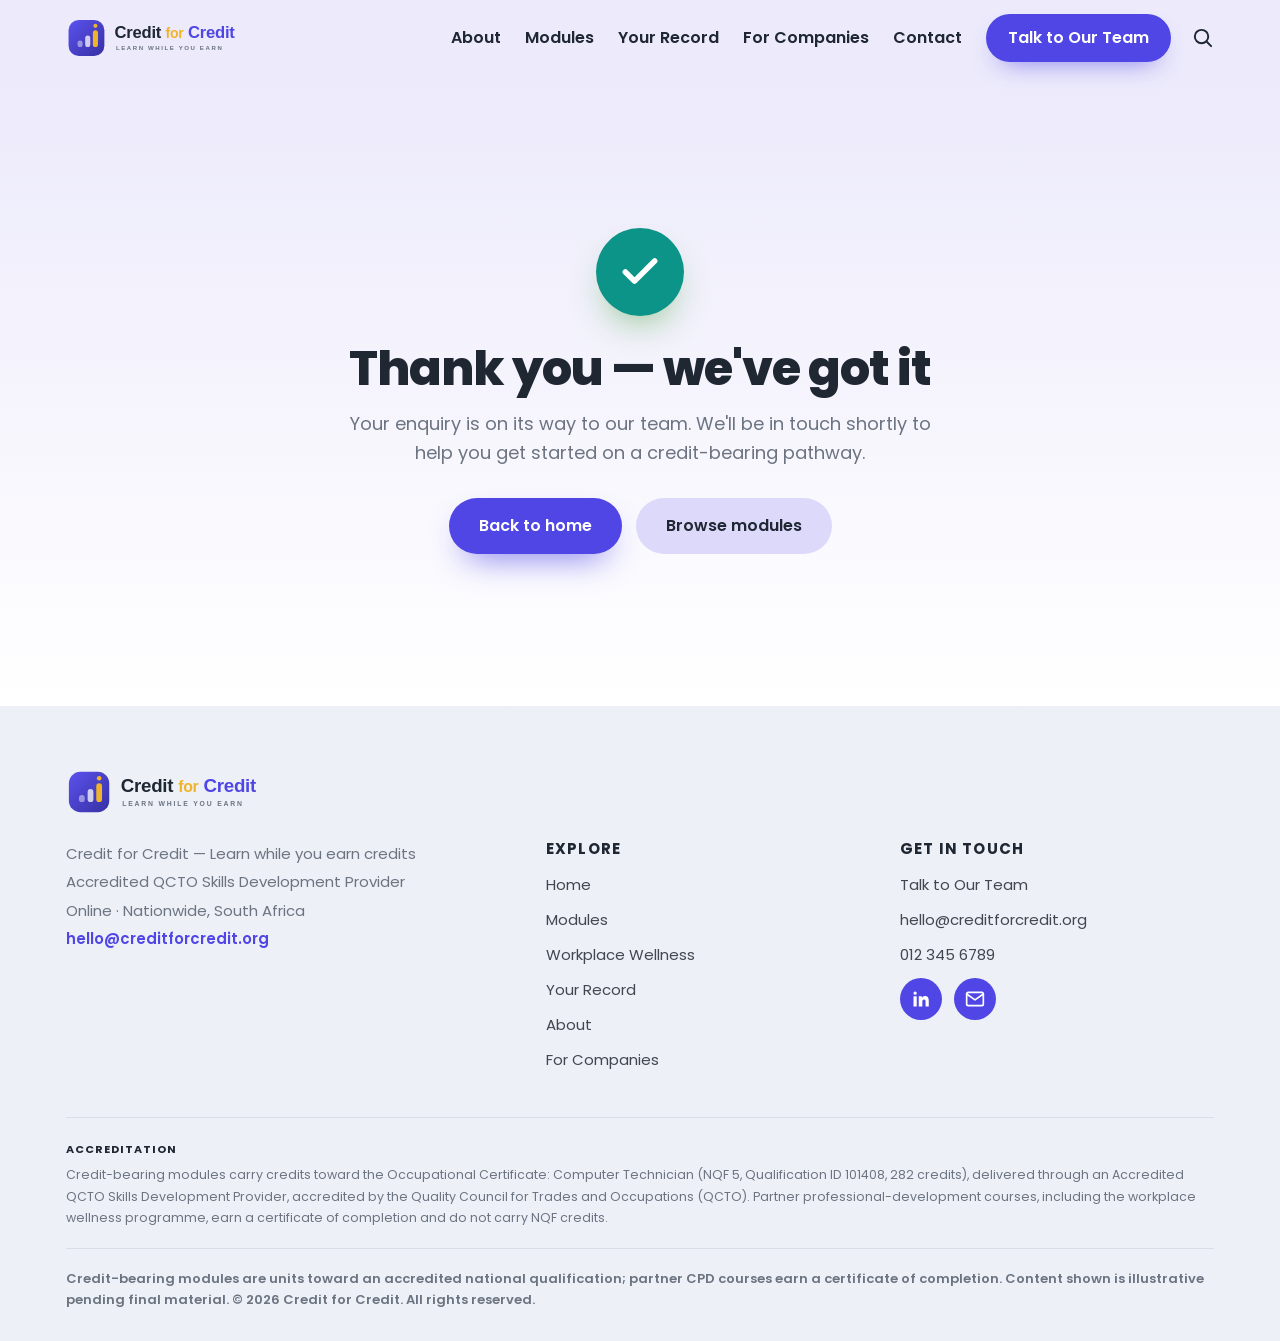
<file: thanks.html>
<!DOCTYPE html>
<html lang="en">
<head>
<meta charset="UTF-8">
<meta name="viewport" content="width=device-width, initial-scale=1.0">
<title>Thank you</title>
<meta name="robots" content="noindex">
<link rel="icon" href="favicon.svg" type="image/svg+xml">
<link rel="preconnect" href="https://fonts.googleapis.com">
<link rel="preconnect" href="https://fonts.gstatic.com" crossorigin>
<link rel="preconnect" href="https://images.unsplash.com" crossorigin>
<link href="https://fonts.googleapis.com/css2?family=Poppins:wght@400;500;600;700;800&display=swap" rel="stylesheet">
<link rel="stylesheet" href="styles.css">
<script src="brand.js"></script>
</head>
<body data-page="" data-title="Thank you">

<nav id="nav"></nav>
<script>SITE.renderNav()</script>

<section style="min-height:70vh;display:grid;place-items:center;text-align:center;background:linear-gradient(180deg,var(--header),#fff)">
  <div class="wrap" style="max-width:640px">
    <div style="width:88px;height:88px;border-radius:50%;background:var(--teal);display:grid;place-items:center;margin:0 auto 26px;box-shadow:0 18px 40px -18px rgba(77,164,70,.9)">
      <svg viewBox="0 0 24 24" fill="none" stroke="#fff" stroke-width="3" stroke-linecap="round" stroke-linejoin="round" style="width:44px;height:44px"><path d="m20 6-11 11-5-5"/></svg>
    </div>
    <h1 style="font-size:clamp(32px,5vw,48px);font-weight:800;margin-bottom:14px">Thank you — we've got it</h1>
    <p style="font-size:18px;color:var(--muted);margin-bottom:30px">Your enquiry is on its way to our team. We'll be in touch shortly to help you get started on a credit-bearing pathway.</p>
    <a href="./" class="btn btn-primary">Back to home</a>
    <a href="modules" class="btn btn-soft" style="margin-left:10px">Browse modules</a>
  </div>
</section>

<footer id="siteFooter"></footer>
<script>SITE.renderFooter()</script>

<script src="app.js"></script>
</body>
</html>
</file>
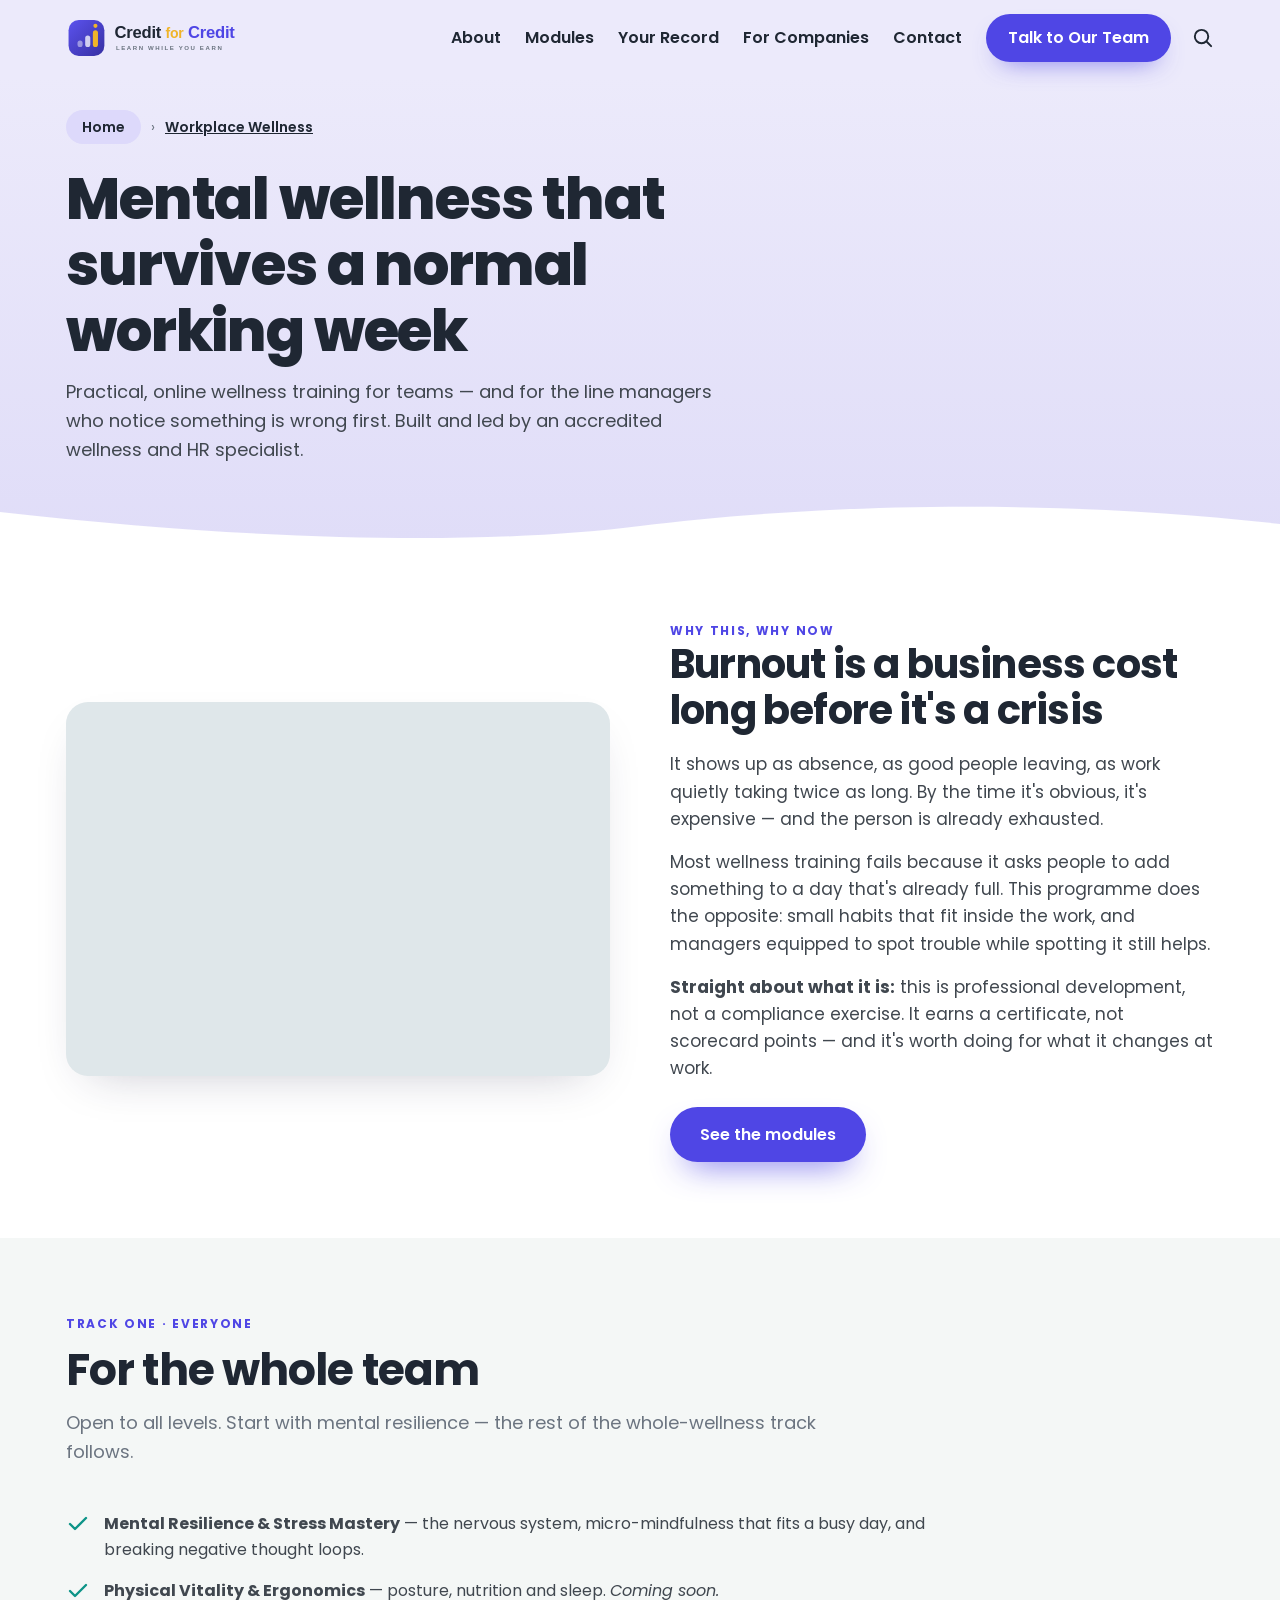
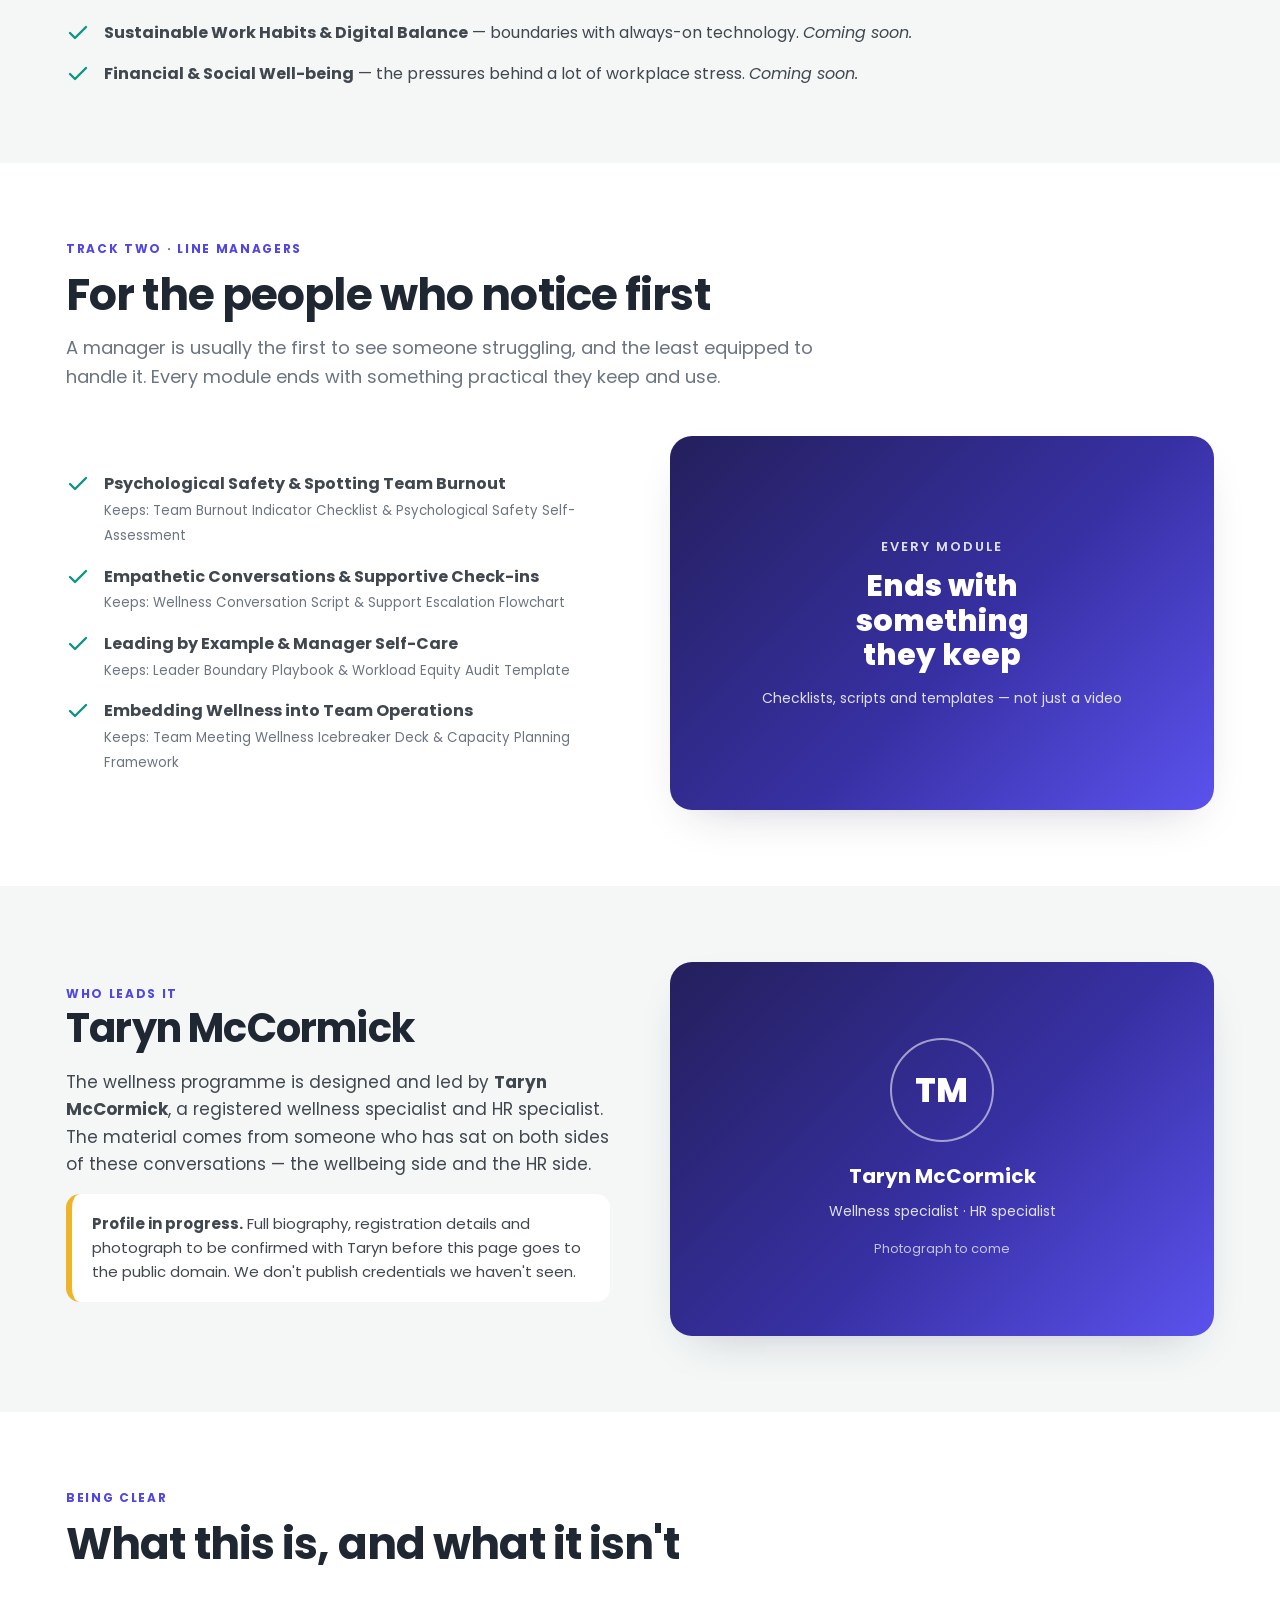
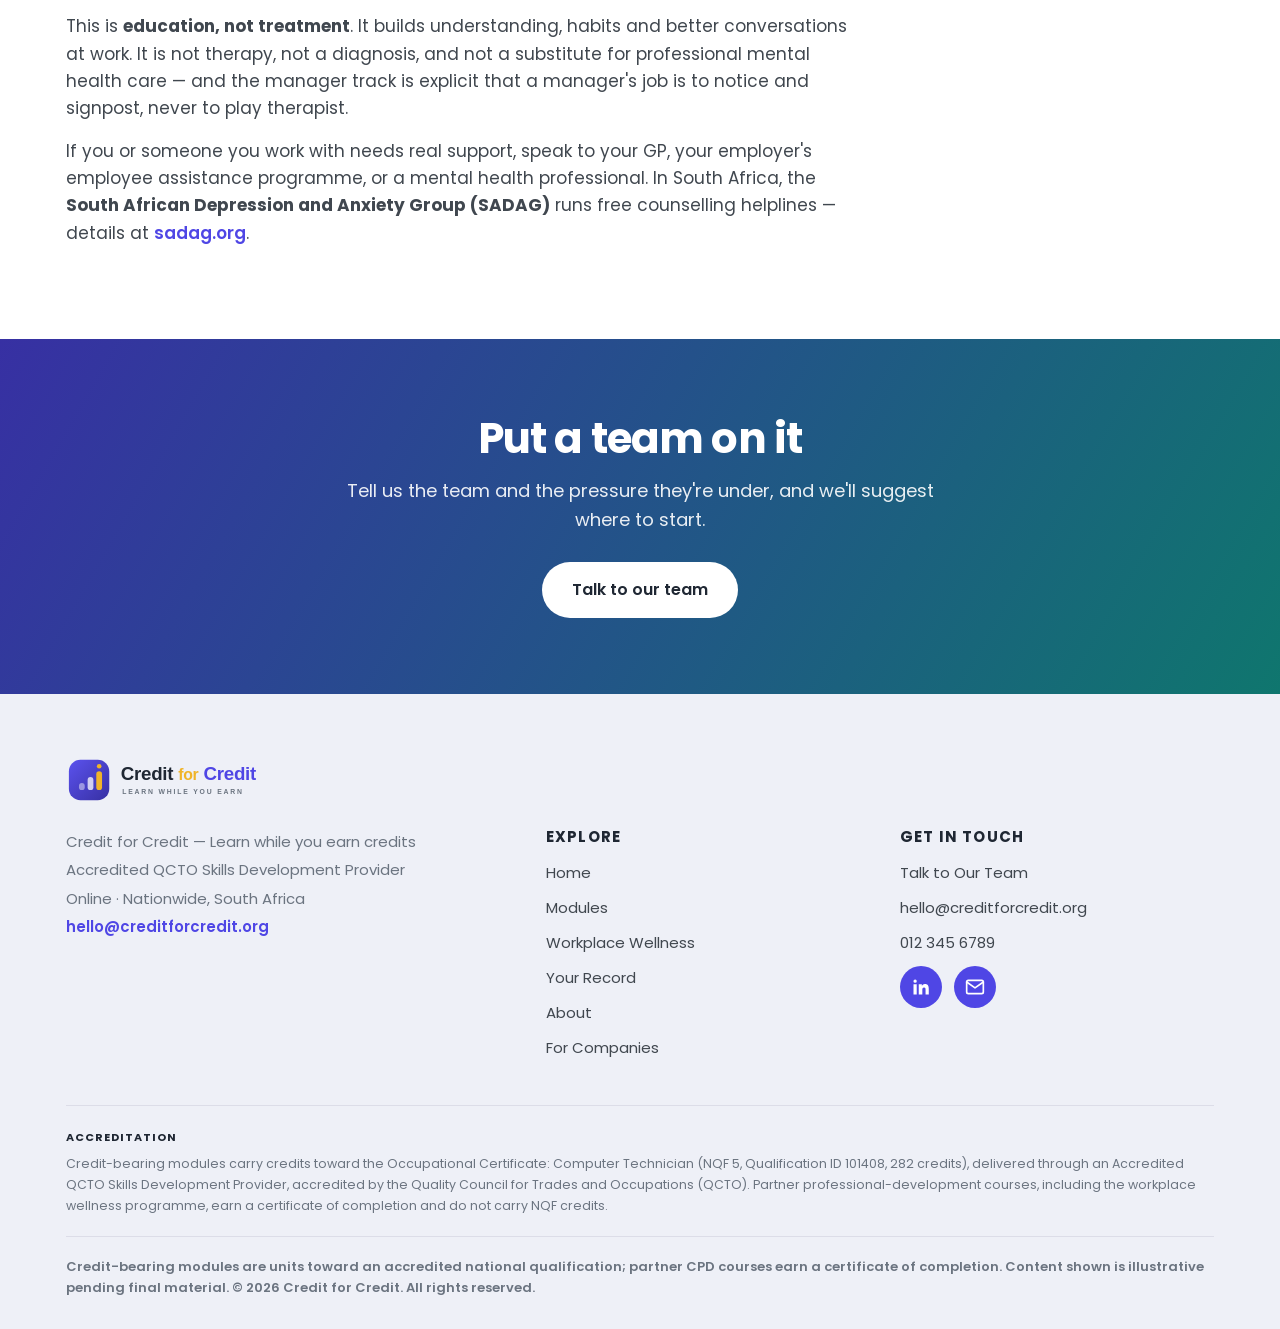
<file: wellness.html>
<!DOCTYPE html>
<html lang="en">
<head>
<meta charset="UTF-8">
<meta name="viewport" content="width=device-width, initial-scale=1.0">
<title>Workplace Wellness</title>
<meta name="description" content="A workplace mental wellness programme for teams and the managers who lead them — practical, online, and built by an accredited wellness and HR specialist.">
<link rel="icon" href="favicon.svg" type="image/svg+xml">
<link rel="preconnect" href="https://fonts.googleapis.com">
<link rel="preconnect" href="https://fonts.gstatic.com" crossorigin>
<link rel="preconnect" href="https://images.unsplash.com" crossorigin>
<link href="https://fonts.googleapis.com/css2?family=Poppins:wght@400;500;600;700;800&display=swap" rel="stylesheet">
<link rel="stylesheet" href="styles.css">
<script src="brand.js"></script>
</head>
<body data-page="wellness" data-title="Workplace Wellness">

<nav id="nav"></nav>
<script>SITE.renderNav()</script>

<section class="pagehead">
  <div class="wrap">
    <div class="crumb"><a href="./">Home</a><span>›</span><span class="cur">Workplace Wellness</span></div>
    <h1>Mental wellness that survives a normal working week</h1>
    <p class="lead">Practical, online wellness training for teams — and for the line managers who notice something is wrong first. Built and led by an accredited wellness and HR specialist.</p>
  </div>
  <div class="hero-curve"><svg viewBox="0 0 1440 56" preserveAspectRatio="none"><path d="M0,56 L0,26 C320,58 560,58 720,40 C900,20 1160,10 1440,38 L1440,56 Z" fill="#ffffff"/></svg></div>
</section>

<!-- ============ WHY ============ -->
<section>
  <div class="wrap">
    <div class="split reveal">
      <div class="split-media" style="background-image:url(https://images.unsplash.com/photo-1506126613408-eca07ce68773?auto=format&fit=crop&w=1100&q=80)"></div>
      <div>
        <span class="eyebrow">Why this, why now</span>
        <h2>Burnout is a business cost long before it's a crisis</h2>
        <p>It shows up as absence, as good people leaving, as work quietly taking twice as long. By the time it's obvious, it's expensive — and the person is already exhausted.</p>
        <p>Most wellness training fails because it asks people to add something to a day that's already full. This programme does the opposite: small habits that fit inside the work, and managers equipped to spot trouble while spotting it still helps.</p>
        <p><strong>Straight about what it is:</strong> this is professional development, not a compliance exercise. It earns a certificate, not scorecard points — and it's worth doing for what it changes at work.</p>
        <a href="modules?q=Wellness" class="btn btn-primary">See the modules</a>
      </div>
    </div>
  </div>
</section>

<!-- ============ TRACK 1 ============ -->
<section class="section-soft">
  <div class="wrap">
    <div class="sec-head reveal">
      <span class="eyebrow">Track one · everyone</span>
      <h2>For the whole team</h2>
      <p>Open to all levels. Start with mental resilience — the rest of the whole-wellness track follows.</p>
    </div>
    <ul class="learn-list reveal" style="grid-template-columns:1fr">
      <li><svg viewBox="0 0 24 24" fill="none" stroke="currentColor" stroke-width="2.4" stroke-linecap="round" stroke-linejoin="round"><path d="m20 6-11 11-5-5"/></svg><span><a href="course?c=wellness-mental-resilience"><strong>Mental Resilience &amp; Stress Mastery</strong></a> — the nervous system, micro-mindfulness that fits a busy day, and breaking negative thought loops.</span></li>
      <li><svg viewBox="0 0 24 24" fill="none" stroke="currentColor" stroke-width="2.4" stroke-linecap="round" stroke-linejoin="round"><path d="m20 6-11 11-5-5"/></svg><span><a href="course?c=wellness-physical-vitality"><strong>Physical Vitality &amp; Ergonomics</strong></a> — posture, nutrition and sleep. <em>Coming soon.</em></span></li>
      <li><svg viewBox="0 0 24 24" fill="none" stroke="currentColor" stroke-width="2.4" stroke-linecap="round" stroke-linejoin="round"><path d="m20 6-11 11-5-5"/></svg><span><a href="course?c=wellness-sustainable-habits"><strong>Sustainable Work Habits &amp; Digital Balance</strong></a> — boundaries with always-on technology. <em>Coming soon.</em></span></li>
      <li><svg viewBox="0 0 24 24" fill="none" stroke="currentColor" stroke-width="2.4" stroke-linecap="round" stroke-linejoin="round"><path d="m20 6-11 11-5-5"/></svg><span><a href="course?c=wellness-financial-social"><strong>Financial &amp; Social Well-being</strong></a> — the pressures behind a lot of workplace stress. <em>Coming soon.</em></span></li>
    </ul>
  </div>
</section>

<!-- ============ TRACK 2 ============ -->
<section>
  <div class="wrap">
    <div class="sec-head reveal">
      <span class="eyebrow">Track two · line managers</span>
      <h2>For the people who notice first</h2>
      <p>A manager is usually the first to see someone struggling, and the least equipped to handle it. Every module ends with something practical they keep and use.</p>
    </div>
    <div class="split reveal">
      <div>
        <ul class="learn-list" style="grid-template-columns:1fr">
          <li><svg viewBox="0 0 24 24" fill="none" stroke="currentColor" stroke-width="2.4" stroke-linecap="round" stroke-linejoin="round"><path d="m20 6-11 11-5-5"/></svg><span><a href="course?c=wellness-psychological-safety"><strong>Psychological Safety &amp; Spotting Team Burnout</strong></a><br><small style="color:var(--muted)">Keeps: Team Burnout Indicator Checklist &amp; Psychological Safety Self-Assessment</small></span></li>
          <li><svg viewBox="0 0 24 24" fill="none" stroke="currentColor" stroke-width="2.4" stroke-linecap="round" stroke-linejoin="round"><path d="m20 6-11 11-5-5"/></svg><span><a href="course?c=wellness-empathetic-conversations"><strong>Empathetic Conversations &amp; Supportive Check-ins</strong></a><br><small style="color:var(--muted)">Keeps: Wellness Conversation Script &amp; Support Escalation Flowchart</small></span></li>
          <li><svg viewBox="0 0 24 24" fill="none" stroke="currentColor" stroke-width="2.4" stroke-linecap="round" stroke-linejoin="round"><path d="m20 6-11 11-5-5"/></svg><span><a href="course?c=wellness-leading-by-example"><strong>Leading by Example &amp; Manager Self-Care</strong></a><br><small style="color:var(--muted)">Keeps: Leader Boundary Playbook &amp; Workload Equity Audit Template</small></span></li>
          <li><svg viewBox="0 0 24 24" fill="none" stroke="currentColor" stroke-width="2.4" stroke-linecap="round" stroke-linejoin="round"><path d="m20 6-11 11-5-5"/></svg><span><a href="course?c=wellness-embedding-wellness"><strong>Embedding Wellness into Team Operations</strong></a><br><small style="color:var(--muted)">Keeps: Team Meeting Wellness Icebreaker Deck &amp; Capacity Planning Framework</small></span></li>
        </ul>
      </div>
      <div class="split-media grad" style="display:grid;place-items:center;color:#fff;text-align:center;padding:34px">
        <div>
          <div style="font-size:13px;letter-spacing:.16em;text-transform:uppercase;opacity:.85;margin-bottom:12px;font-weight:600">Every module</div>
          <div style="font-size:30px;font-weight:800;line-height:1.15">Ends with<br>something<br>they keep</div>
          <div style="opacity:.85;margin-top:14px;font-size:14px">Checklists, scripts and templates — not just a video</div>
        </div>
      </div>
    </div>
  </div>
</section>

<!-- ============ WHO LEADS IT ============ -->
<section class="section-soft">
  <div class="wrap">
    <div class="split rev reveal">
      <!-- Deliberately NOT a stock photograph. A stock model next to a real
           person's name and credentials reads as a picture of her. -->
      <div class="split-media grad" style="display:grid;place-items:center;color:#fff;text-align:center;padding:34px">
        <div>
          <div style="width:104px;height:104px;margin:0 auto 18px;border-radius:50%;border:2px solid rgba(255,255,255,.55);display:grid;place-items:center;font-size:34px;font-weight:800;letter-spacing:.02em">TM</div>
          <div style="font-size:20px;font-weight:700">Taryn McCormick</div>
          <div style="opacity:.85;margin-top:8px;font-size:14px">Wellness specialist · HR specialist</div>
          <div style="opacity:.7;margin-top:16px;font-size:13px">Photograph to come</div>
        </div>
      </div>
      <div>
        <span class="eyebrow">Who leads it</span>
        <h2>Taryn McCormick</h2>
        <p>The wellness programme is designed and led by <strong>Taryn McCormick</strong>, a registered wellness specialist and HR specialist. The material comes from someone who has sat on both sides of these conversations — the wellbeing side and the HR side.</p>
        <p style="background:#fff;border-left:6px solid var(--gold);border-radius:14px;padding:18px 20px;color:var(--body);font-size:15px">
          <strong>Profile in progress.</strong> Full biography, registration details and photograph to be confirmed with Taryn before this page goes to the public domain. We don't publish credentials we haven't seen.
        </p>
      </div>
    </div>
  </div>
</section>

<!-- ============ DUTY OF CARE ============ -->
<section>
  <div class="wrap">
    <div class="sec-head reveal"><span class="eyebrow">Being clear</span><h2>What this is, and what it isn't</h2></div>
    <div class="prose reveal">
      <p>This is <strong>education, not treatment</strong>. It builds understanding, habits and better conversations at work. It is not therapy, not a diagnosis, and not a substitute for professional mental health care — and the manager track is explicit that a manager's job is to notice and signpost, never to play therapist.</p>
      <p>If you or someone you work with needs real support, speak to your GP, your employer's employee assistance programme, or a mental health professional. In South Africa, the <strong>South African Depression and Anxiety Group (SADAG)</strong> runs free counselling helplines — details at <a href="https://www.sadag.org" target="_blank" rel="noopener">sadag.org</a>.</p>
    </div>
  </div>
</section>

<section class="cta-band">
  <div class="wrap">
    <h2>Put a team on it</h2>
    <p>Tell us the team and the pressure they're under, and we'll suggest where to start.</p>
    <a href="contact" class="btn btn-white">Talk to our team</a>
  </div>
</section>

<footer id="siteFooter"></footer>
<script>SITE.renderFooter()</script>

<script src="catalog.js"></script>
<script src="app.js"></script>
</body>
</html>
</file>
<file: styles.css>
/* ===================================================================
   Credit for Credit — shared stylesheet (all pages)
   Airy academy/catalogue layout in the Credit for Credit platform palette.
   Colour tokens below are overridden at runtime by BRAND.colors (brand.js),
   so a tenant re-skin never needs to touch this file.
   =================================================================== */
:root{
  /* Brand palette — indigo (trust/learning), gold (credits), teal (growth) */
  --indigo:#4f46e5;      /* primary accent — buttons, links, active */
  --indigo-deep:#3730a3;
  --gold:#f0b429;        /* "credit" accent — search button, highlights */
  --gold-deep:#d99a12;
  --gold-soft:#fdeecb;
  --teal:#0d9488;        /* "available" badges, category tiles, ticks */
  --teal-deep:#0f766e;
  --teal-tint:#dff3f0;
  --indigo-tint:#e8e6fd;
  --soft:#ddd9fb;        /* ITU-style soft pill / crumb / enrol box */
  --soft-hover:#cec9f8;

  /* Neutrals */
  --ink:#1f2733;         /* headings */
  --body:#40474f;        /* body text */
  --muted:#6b7480;
  --line:#e4e8ec;
  --bg:#ffffff;
  --bg-soft:#f4f7f6;

  /* Airy header/hero tint — light indigo */
  --header:#eceafb;
  --header-2:#e0ddf8;

  --max:1200px;
  --radius:22px;
  --shadow:0 18px 46px -24px rgba(35,32,70,.28);
  --shadow-lg:0 30px 70px -30px rgba(35,32,70,.35);
  --font:"Poppins","Segoe UI",-apple-system,BlinkMacSystemFont,Roboto,sans-serif;
}
*{box-sizing:border-box;margin:0;padding:0}
html{scroll-behavior:smooth;scroll-padding-top:96px}
body{font-family:var(--font);color:var(--body);background:var(--bg);line-height:1.6;-webkit-font-smoothing:antialiased;overflow-x:hidden}
img,svg{max-width:100%;display:block}
h1,h2,h3,h4{font-weight:700;line-height:1.14;letter-spacing:-.02em;color:var(--ink)}
a{color:inherit;text-decoration:none}
/* Inline links inside body copy — base `a` inherits, so they need a token colour */
.prose a,.pillar p a,.split p a{color:var(--indigo);font-weight:600}
.prose a:hover,.pillar p a:hover,.split p a:hover{text-decoration:underline}
.wrap{max-width:var(--max);margin:0 auto;padding:0 26px}
.eyebrow{text-transform:uppercase;letter-spacing:.14em;font-size:12px;font-weight:700;color:var(--indigo)}

/* ---------- NAV ---------- */
nav{position:sticky;top:0;z-index:120;background:var(--header);backdrop-filter:blur(6px);transition:box-shadow .3s}
nav.scrolled{box-shadow:0 6px 26px -18px rgba(35,32,70,.5)}
.nav-inner{max-width:var(--max);margin:0 auto;padding:14px 26px;display:flex;align-items:center;gap:20px}
.brand img{height:46px}
.nav-links{display:flex;gap:24px;align-items:center;margin-left:auto}
.nav-links a{color:var(--ink);font-size:16px;font-weight:600;transition:color .2s}
.nav-links a:hover,.nav-links a.active{color:var(--indigo)}
.nav-icons{display:flex;align-items:center;gap:18px}
.nav-icons button,.nav-icons a{background:none;border:0;color:var(--ink);cursor:pointer;line-height:0;display:grid;place-items:center}
.nav-icons svg{width:23px;height:23px}
.nav-icons a:hover,.nav-icons button:hover{color:var(--indigo)}
.nav-cta{display:inline-flex;align-items:center;gap:8px;background:var(--indigo);color:#fff!important;padding:11px 22px;border-radius:30px;font-weight:600;font-size:15px;box-shadow:0 12px 26px -14px rgba(79,70,229,.8);transition:background .2s,transform .2s}
.nav-cta:hover{background:var(--indigo-deep);transform:translateY(-2px)}
/* Must out-specify `.nav-icons button` (0-1-1) or display:none never applies
   and the burger shows on desktop. Keep the .nav-icons prefix on both rules. */
.nav-icons .nav-toggle{display:none;background:none;border:1.5px solid var(--ink);border-radius:30px;padding:8px 12px;color:var(--ink);cursor:pointer;line-height:0}
.nav-toggle svg{width:24px;height:24px}

/* ---------- BUTTONS ---------- */
.btn{display:inline-flex;align-items:center;gap:10px;justify-content:center;padding:15px 30px;border-radius:34px;font-weight:600;font-size:16px;font-family:var(--font);transition:transform .2s,background .2s,box-shadow .2s,color .2s,border-color .2s;cursor:pointer;border:0}
.btn-primary{background:var(--indigo);color:#fff;box-shadow:0 16px 34px -16px rgba(79,70,229,.9)}
.btn-primary:hover{background:var(--indigo-deep);transform:translateY(-2px)}
.btn-soft{background:var(--soft);color:var(--ink)}   /* soft pill */
.btn-soft:hover{background:var(--soft-hover);transform:translateY(-2px)}
.btn-gold{background:var(--gold);color:var(--ink)}
.btn-gold:hover{background:var(--gold-deep);transform:translateY(-2px)}
.btn-ghost{background:#fff;color:var(--ink);border:1.6px solid var(--line)}
.btn-ghost:hover{border-color:var(--indigo);color:var(--indigo)}
.btn-white{background:#fff;color:var(--ink)}
.btn-white:hover{transform:translateY(-2px)}

/* ---------- SECTIONS ---------- */
section{padding:76px 0}
.section-soft{background:var(--bg-soft)}
.sec-head{max-width:760px;margin-bottom:44px}
.sec-head.center{margin-left:auto;margin-right:auto;text-align:center}
.sec-head .eyebrow{display:block;margin-bottom:12px}
.sec-head h2{font-size:clamp(28px,4vw,44px);margin:0 0 14px}
.sec-head p{color:var(--muted);font-size:18px}

/* ---------- HERO (home) ---------- */
.hero{position:relative;background:linear-gradient(180deg,var(--header) 0%,var(--header-2) 100%);overflow:hidden}
.hero-photo{position:absolute;inset:0;background-size:cover;background-position:center;opacity:.9}
.hero-photo::after{content:"";position:absolute;inset:0;background:linear-gradient(105deg,rgba(26,22,66,.88) 0%,rgba(26,22,66,.6) 45%,rgba(26,22,66,.18) 100%)}
/* Vertical rhythm is tuned so the headline, lead, search box AND buttons all
   land above the fold on a ~768px-tall laptop. Padding scales with viewport
   HEIGHT (vh), not width, because height is what pushes the CTAs off-screen. */
.hero-inner{position:relative;z-index:2;max-width:var(--max);margin:0 auto;padding:clamp(40px,6vh,72px) 26px clamp(88px,11vh,124px);color:#fff}
.hero h1{color:#fff;font-size:clamp(31px,4.2vw,56px);font-weight:800;letter-spacing:-.03em;line-height:1.06;margin:0 0 14px;max-width:19ch}
.hero .lead{color:rgba(255,255,255,.94);font-size:clamp(16px,1.45vw,20px);font-weight:400;max-width:54ch;margin-bottom:24px;line-height:1.45}
.hero-search{display:flex;background:#fff;border-radius:50px;padding:8px 8px 8px 26px;max-width:660px;box-shadow:var(--shadow-lg);align-items:center;gap:10px}
.hero-search input{flex:1;border:0;outline:0;font-size:18px;font-family:var(--font);color:var(--ink);background:none;min-width:0}
.hero-search input::placeholder{color:#9aa1a8}
.hero-search .go{flex:0 0 auto;background:var(--gold);border:0;border-radius:50px;width:60px;height:56px;display:grid;place-items:center;cursor:pointer;color:var(--ink);transition:background .2s}
.hero-search .go:hover{background:var(--gold-deep)}
.hero-search .go svg{width:26px;height:26px}
.hero-cta{margin-top:20px;display:flex;gap:14px;flex-wrap:wrap}
/* curved bottom edge, ITU-style */
.hero-curve{position:absolute;left:0;right:0;bottom:-1px;z-index:2;line-height:0}
.hero-curve svg{width:100%;height:70px}

/* ---------- CAROUSEL / ROWS ---------- */
.row-head{display:flex;align-items:flex-end;justify-content:space-between;gap:20px;margin-bottom:30px;flex-wrap:wrap}
.row-head h2{font-size:clamp(26px,3.4vw,38px)}
.carousel{position:relative}
.carousel-track{display:grid;grid-auto-flow:column;grid-auto-columns:minmax(280px,1fr);gap:26px;overflow-x:auto;scroll-snap-type:x mandatory;padding:6px 4px 18px;scrollbar-width:thin;scroll-behavior:smooth}
.carousel-track::-webkit-scrollbar{height:8px}
.carousel-track::-webkit-scrollbar-thumb{background:#cbd3d8;border-radius:8px}
.carousel-track>*{scroll-snap-align:start}
@media(min-width:900px){.carousel-track{grid-auto-columns:minmax(0,1fr);grid-auto-flow:row;grid-template-columns:repeat(4,1fr);overflow:visible}}
.carousel-nav{display:flex;gap:10px}
.carousel-nav button{width:44px;height:44px;border-radius:50%;border:1.6px solid var(--line);background:#fff;cursor:pointer;display:grid;place-items:center;color:var(--ink);transition:.2s}
.carousel-nav button:hover{border-color:var(--indigo);color:var(--indigo)}
@media(min-width:900px){.carousel-nav{display:none}}

/* ---------- COURSE / MODULE CARD ---------- */
.mcard{background:#fff;border-radius:20px;overflow:hidden;box-shadow:var(--shadow);display:flex;flex-direction:column;transition:transform .25s,box-shadow .25s}
.mcard:hover{transform:translateY(-6px);box-shadow:var(--shadow-lg)}
.mcard-img{position:relative;height:180px;background-size:cover;background-position:center;background-color:#dfe7ea}
.mcard-badge{position:absolute;left:16px;bottom:16px;font-size:13px;font-weight:600;padding:6px 15px;border-radius:30px;color:#fff;background:var(--teal)}
.mcard-badge.paid{background:var(--gold);color:var(--ink)}
.mcard-badge.soon{background:#8a94a0}
.mcard-add{position:absolute;right:14px;bottom:14px;width:40px;height:40px;border-radius:50%;background:#fff;border:0;display:grid;place-items:center;cursor:pointer;box-shadow:0 6px 16px -6px rgba(0,0,0,.4);color:var(--indigo);font-size:22px;line-height:0;transition:.2s}
.mcard-add:hover{background:var(--indigo);color:#fff;transform:scale(1.08)}
.mcard-body{padding:20px 22px 24px;display:flex;flex-direction:column;flex:1}
.mcard-mode{color:var(--indigo);font-weight:600;font-size:14px;margin-bottom:8px}
.mcard-body h3{font-size:19px;line-height:1.25;margin-bottom:10px;color:var(--ink)}
.mcard-body h3 a:hover{color:var(--indigo)}
.mcard-desc{font-size:14.5px;color:var(--muted);margin-bottom:16px;display:-webkit-box;-webkit-line-clamp:3;-webkit-box-orient:vertical;overflow:hidden}
.mcard-meta{margin-top:auto;border-top:1px solid var(--line);padding-top:14px;font-size:14px;color:var(--body);display:flex;align-items:center;gap:8px}
.mcard-meta svg{width:17px;height:17px;color:var(--teal)}
.center-btn{text-align:center;margin-top:44px}

/* ---------- CATEGORY TILES ---------- */
.cat-wrap{display:grid;grid-template-columns:.7fr 2.3fr;gap:34px;align-items:center}
.cat-track{display:grid;grid-auto-flow:column;grid-auto-columns:minmax(210px,1fr);gap:22px;overflow-x:auto;padding:6px 4px 16px;scroll-snap-type:x mandatory}
.cat-track::-webkit-scrollbar{height:8px}
.cat-track::-webkit-scrollbar-thumb{background:#cbd3d8;border-radius:8px}
.cat-tile{scroll-snap-align:start;background:#fff;border-radius:20px;box-shadow:var(--shadow);overflow:hidden;text-align:center;transition:transform .25s,box-shadow .25s}
.cat-tile:hover{transform:translateY(-6px);box-shadow:var(--shadow-lg)}
.cat-ico{height:132px;display:grid;place-items:center}
.cat-ico svg{width:52px;height:52px;color:var(--ink);stroke-width:1.5}
.cat-tile p{padding:22px 18px 26px;font-size:18px;font-weight:600;color:var(--ink)}
.cat-c1 .cat-ico{background:#cfe6ea}.cat-c2 .cat-ico{background:#fbd6c8}.cat-c3 .cat-ico{background:#e2d4f0}
.cat-c4 .cat-ico{background:#d3ecd0}.cat-c5 .cat-ico{background:#ffe6b0}.cat-c6 .cat-ico{background:#cfe3f5}
.cat-c7 .cat-ico{background:#f7d9dd}
@media(max-width:820px){.cat-wrap{grid-template-columns:1fr;gap:20px}}

/* ---------- "OUR WORK" SPLIT BLOCKS ---------- */
.split{display:grid;grid-template-columns:1fr 1fr;gap:60px;align-items:center;margin-bottom:76px}
.split:last-child{margin-bottom:0}
.split.rev .split-media{order:2}
.split-media{border-radius:var(--radius);overflow:hidden;box-shadow:var(--shadow);aspect-ratio:16/11;background-size:cover;background-position:center;background-color:#dfe7ea}
.split-media.grad{background:linear-gradient(135deg,#241f5c,#3730a3 55%,#5b52ee)}
.split h2{font-size:clamp(26px,3.4vw,40px);margin-bottom:18px}
.split h3{font-size:clamp(24px,3vw,34px);margin-bottom:16px}
.split p{font-size:17px;color:var(--body);margin-bottom:16px}
.split .btn{margin-top:8px}
@media(max-width:860px){.split{grid-template-columns:1fr;gap:26px;margin-bottom:52px}.split.rev .split-media{order:0}}

/* ---------- PILLARS ---------- */
.pillars{display:grid;grid-template-columns:repeat(4,1fr);gap:24px}
.pillar{background:#fff;border-radius:20px;padding:30px 26px;box-shadow:var(--shadow);transition:transform .25s}
.pillar:hover{transform:translateY(-6px)}
.pillar .ico{width:56px;height:56px;border-radius:16px;display:grid;place-items:center;background:var(--teal-tint);color:var(--teal-deep);margin-bottom:18px}
.pillar .ico svg{width:28px;height:28px}
.pillar h3{font-size:19px;margin-bottom:10px}
.pillar p{font-size:14.5px;color:var(--muted)}

/* ---------- ACCENT RAINBOW BAR (ITU) ---------- */
.rainbow{height:10px;display:flex}
.rainbow i{flex:1}
.rainbow i:nth-child(1){background:#8fd0dd}.rainbow i:nth-child(2){background:var(--indigo)}
.rainbow i:nth-child(3){background:var(--gold)}.rainbow i:nth-child(4){background:var(--teal)}
.rainbow i:nth-child(5){background:#7fb0d8}.rainbow i:nth-child(6){background:#c9a9e6}

/* ---------- PARTNERS ---------- */
.partners{display:flex;flex-wrap:wrap;gap:40px;align-items:center;justify-content:center;margin-top:30px}
.partners .plogo{font-weight:700;color:var(--muted);font-size:19px;letter-spacing:.02em;opacity:.85;display:flex;align-items:center;gap:10px}
.partners .plogo svg{width:34px;height:34px;color:var(--teal)}

/* ---------- CTA BAND ---------- */
/* Tokens, not hexes — this was a hardcoded dark green left over from the
   superseded SPS palette and did not re-skin with BRAND.colors. */
.cta-band{background:linear-gradient(120deg,var(--indigo-deep),var(--teal-deep));color:#fff;text-align:center;border-radius:0}
.cta-band h2{color:#fff;font-size:clamp(28px,3.6vw,42px);margin-bottom:14px}
.cta-band p{color:rgba(255,255,255,.9);font-size:18px;max-width:620px;margin:0 auto 28px}

/* ---------- FOOTER ---------- */
footer{background:#eef0f7;padding:60px 0 30px;color:var(--body)}
footer .foot-logo img{height:52px;margin-bottom:22px}
.foot-grid{display:grid;grid-template-columns:1.4fr 1fr 1fr;gap:40px;padding-bottom:34px}
.foot-addr{font-size:15px;color:var(--muted);line-height:1.9}
.foot-col h4{font-size:15px;text-transform:uppercase;letter-spacing:.08em;margin-bottom:16px;color:var(--ink)}
.foot-col a{display:block;font-size:15px;color:var(--body);margin-bottom:11px}
.foot-col a:hover{color:var(--indigo)}
.foot-social{display:flex;gap:12px;margin-top:6px}
.foot-social a{width:42px;height:42px;border-radius:50%;background:var(--indigo);color:#fff;display:grid;place-items:center}
.foot-social a:hover{background:var(--indigo-deep)}
.foot-social svg{width:20px;height:20px}
.foot-accred{border-top:1px solid #dcdde8;padding-top:22px;font-size:12.5px;color:var(--muted);line-height:1.7}
.foot-accred strong{display:block;text-transform:uppercase;letter-spacing:.09em;font-size:11px;color:var(--ink);margin-bottom:6px}
.foot-copy{border-top:1px solid #dcdde8;margin-top:20px;padding-top:20px;font-size:13px;color:var(--muted);font-weight:600}

/* ---------- BREADCRUMB / PAGE HEAD ---------- */
.pagehead{background:linear-gradient(180deg,var(--header),var(--header-2));position:relative;padding:34px 0 76px}
.pagehead .hero-curve svg{height:56px}
.crumb{display:flex;align-items:center;gap:10px;font-size:14px;margin-bottom:22px;flex-wrap:wrap}
.crumb a{background:var(--soft);color:var(--ink);padding:6px 16px;border-radius:30px;font-weight:600}
.crumb a:hover{background:var(--soft-hover)}
.crumb span{color:var(--muted)}
.crumb .cur{color:var(--ink);font-weight:600;text-decoration:underline}
.pagehead h1{font-size:clamp(32px,5vw,58px);font-weight:800;color:var(--ink);max-width:20ch}
.pagehead .lead{font-size:18px;color:var(--body);margin-top:14px;max-width:60ch}

/* ---------- CATALOGUE (modules.html) ---------- */
.cat-layout{display:grid;grid-template-columns:270px 1fr;gap:40px;align-items:start}
.filters{position:sticky;top:100px}
.filter-group{border-bottom:1px solid var(--line);padding:22px 0}
.filter-group:first-child{padding-top:0}
.filter-group h4{display:flex;align-items:center;gap:12px;font-size:17px;margin-bottom:16px;color:var(--ink)}
.filter-group h4 .fico{width:40px;height:40px;border-radius:50%;background:var(--teal-tint);color:var(--teal-deep);display:grid;place-items:center;flex:0 0 auto}
.filter-group h4 .fico svg{width:20px;height:20px}
.filter-opt{display:flex;align-items:center;gap:11px;font-size:15px;color:var(--body);margin-bottom:11px;cursor:pointer;user-select:none}
.filter-opt input{width:19px;height:19px;accent-color:var(--indigo);cursor:pointer}
.filter-opt .cnt{color:var(--muted)}
.toolbar{display:flex;align-items:center;justify-content:space-between;gap:16px;margin-bottom:26px;flex-wrap:wrap}
.toolbar .count{font-size:15px;color:var(--muted)}
.seg{display:inline-flex;background:#eef0f7;border-radius:30px;padding:5px}
.seg button{border:0;background:none;padding:9px 20px;border-radius:30px;font-weight:600;font-size:14px;color:var(--body);cursor:pointer;font-family:var(--font)}
.seg button.on{background:var(--indigo);color:#fff}
.cat-search{display:flex;background:#fff;border:1.6px solid var(--line);border-radius:40px;padding:6px 6px 6px 22px;max-width:100%;align-items:center;margin-bottom:20px;box-shadow:var(--shadow)}
.cat-search input{flex:1;border:0;outline:0;font-size:17px;font-family:var(--font);background:none;color:var(--ink);min-width:0}
.cat-search .go{background:var(--gold);border:0;border-radius:40px;padding:13px 26px;font-weight:600;font-family:var(--font);cursor:pointer;color:var(--ink);display:flex;align-items:center;gap:9px}
.cat-search .go svg{width:20px;height:20px}
.grid-cards{display:grid;grid-template-columns:repeat(3,1fr);gap:26px}
.no-res{padding:60px 0;text-align:center;color:var(--muted);font-size:17px}
.filter-toggle{display:none}
@media(max-width:960px){
  .cat-layout{grid-template-columns:1fr}
  .filters{position:static;display:none}
  .filters.open{display:block;background:#fff;border-radius:16px;padding:20px;box-shadow:var(--shadow);margin-bottom:24px}
  .filter-toggle{display:inline-flex}
  .grid-cards{grid-template-columns:repeat(2,1fr)}
}

/* ---------- COURSE DETAIL (course.html) ---------- */
.course-hero{background:linear-gradient(180deg,var(--header),var(--header-2));position:relative;padding:34px 0 80px}
.info-layout{display:grid;grid-template-columns:1fr 340px;gap:44px;align-items:start;margin-top:-46px;position:relative;z-index:3}
.info-grid{display:grid;grid-template-columns:repeat(3,1fr);gap:34px 26px;background:#fff;border-radius:var(--radius);box-shadow:var(--shadow);padding:38px}
.info-item .info-h{display:flex;align-items:center;gap:12px;margin-bottom:12px}
.info-item .info-h .i{width:44px;height:44px;border-radius:50%;background:#e7f0f6;color:#2f6f9f;display:grid;place-items:center;flex:0 0 auto}
.info-item .info-h .i.g{background:var(--teal-tint);color:var(--teal-deep)}
.info-item .info-h .i.o{background:var(--indigo-tint);color:var(--indigo-deep)}
.info-item .info-h .i svg{width:22px;height:22px}
.info-item .info-h b{font-size:17px;color:var(--ink)}
.info-item p{font-size:15px;color:var(--body)}
.enrol-box{background:var(--soft);border-radius:var(--radius);padding:34px 30px;text-align:center;box-shadow:var(--shadow);position:sticky;top:100px}
.enrol-box .price{font-size:44px;font-weight:800;color:var(--ink);line-height:1}
.enrol-box .price small{display:block;font-size:14px;font-weight:600;color:var(--body);margin-top:8px}
.enrol-box .btn{width:100%;margin-top:22px}
.enrol-box .note{font-size:13px;color:var(--body);margin-top:16px}
.course-body{padding:66px 0}
.course-body h2{font-size:clamp(24px,3vw,34px);margin-bottom:22px}
.learn-list{display:grid;grid-template-columns:1fr 1fr;gap:16px 40px;list-style:none;max-width:900px}
.learn-list li{display:flex;gap:14px;font-size:16px;color:var(--body);align-items:flex-start}
.learn-list li svg{width:24px;height:24px;color:var(--teal);flex:0 0 auto;margin-top:1px}
.prose{max-width:800px}
.prose p{font-size:17px;margin-bottom:16px}
@media(max-width:900px){
  .info-layout{grid-template-columns:1fr;gap:24px}
  .info-grid{grid-template-columns:repeat(2,1fr);padding:26px}
  .enrol-box{position:static}
  .learn-list{grid-template-columns:1fr}
}

/* ---------- CONTACT ---------- */
.contact-grid{display:grid;grid-template-columns:.8fr 1.2fr;gap:44px;align-items:start}
.contact-info{background:#fff;border-radius:var(--radius);padding:34px;box-shadow:var(--shadow)}
.contact-info p{margin-bottom:22px}
.contact-info .lbl{display:block;text-transform:uppercase;letter-spacing:.09em;font-size:11.5px;font-weight:700;color:var(--indigo);margin-bottom:5px}
.contact-info a{color:var(--ink);font-weight:600;font-size:17px}
.form{background:#fff;border-radius:var(--radius);padding:34px;box-shadow:var(--shadow)}
.form .two{display:grid;grid-template-columns:1fr 1fr;gap:18px}
.field{margin-bottom:18px}
.field label{display:block;font-size:14px;font-weight:600;color:var(--ink);margin-bottom:7px}
.field input,.field textarea{width:100%;border:1.6px solid var(--line);border-radius:14px;padding:13px 16px;font-size:15px;font-family:var(--font);color:var(--ink);background:#fcfcfe;transition:border-color .2s}
.field input:focus,.field textarea:focus{outline:0;border-color:var(--indigo)}
@media(max-width:820px){.contact-grid{grid-template-columns:1fr}.form .two{grid-template-columns:1fr}}

/* ---------- REVEAL ---------- */
.reveal{opacity:0;transform:translateY(22px);transition:opacity .6s ease,transform .6s ease}
.reveal.in{opacity:1;transform:none}
@media(prefers-reduced-motion:reduce){.reveal{opacity:1;transform:none;transition:none}.carousel-track{scroll-behavior:auto}}

/* ---------- RESPONSIVE NAV ---------- */
/* Five links + CTA + icons stop fitting the bar below ~1020px, so the menu
   collapses at 1024 — not 900, where it used to overlap the logo. */
@media(max-width:1024px){
  .nav-links{position:fixed;inset:72px 0 auto 0;background:var(--header);flex-direction:column;gap:0;padding:10px 26px 26px;margin:0;box-shadow:0 22px 40px -22px rgba(0,0,0,.3);transform:translateY(-140%);transition:transform .3s;align-items:stretch}
  .nav-links.open{transform:none}
  .nav-links a{padding:15px 0;border-bottom:1px solid rgba(0,0,0,.06);font-size:17px}
  .nav-cta{margin-top:12px;justify-content:center}
  .nav-icons{margin-left:auto}
  .nav-icons .nav-toggle{display:inline-flex}
}
@media(max-width:900px){
  .pillars{grid-template-columns:repeat(2,1fr)}
  .grid-cards{grid-template-columns:1fr!important}
}
@media(max-width:560px){
  .pillars{grid-template-columns:1fr}
  .info-grid{grid-template-columns:1fr}
  .foot-grid{grid-template-columns:1fr;gap:28px}
  .hero-search{padding:6px 6px 6px 18px}
  .hero-search input{font-size:16px}
  .hero-search .go{width:52px;height:50px}
  /* Stack the hero buttons full-width — side by side they wrap into a mess
     and each becomes too small a tap target. */
  .hero-cta{gap:10px}
  .hero-cta .btn{flex:1 1 100%}
  .btn{padding:14px 24px}
}
/* Short landscape screens (laptops at 1366x768, phones on their side) have no
   vertical room to spare — pull the hero in further so the CTAs still show. */
@media(max-height:760px) and (min-width:1025px){
  .hero h1{font-size:clamp(30px,3.4vw,46px)}
  .hero .lead{font-size:17px;margin-bottom:20px}
  .hero-inner{padding-top:36px;padding-bottom:84px}
}
</file>
